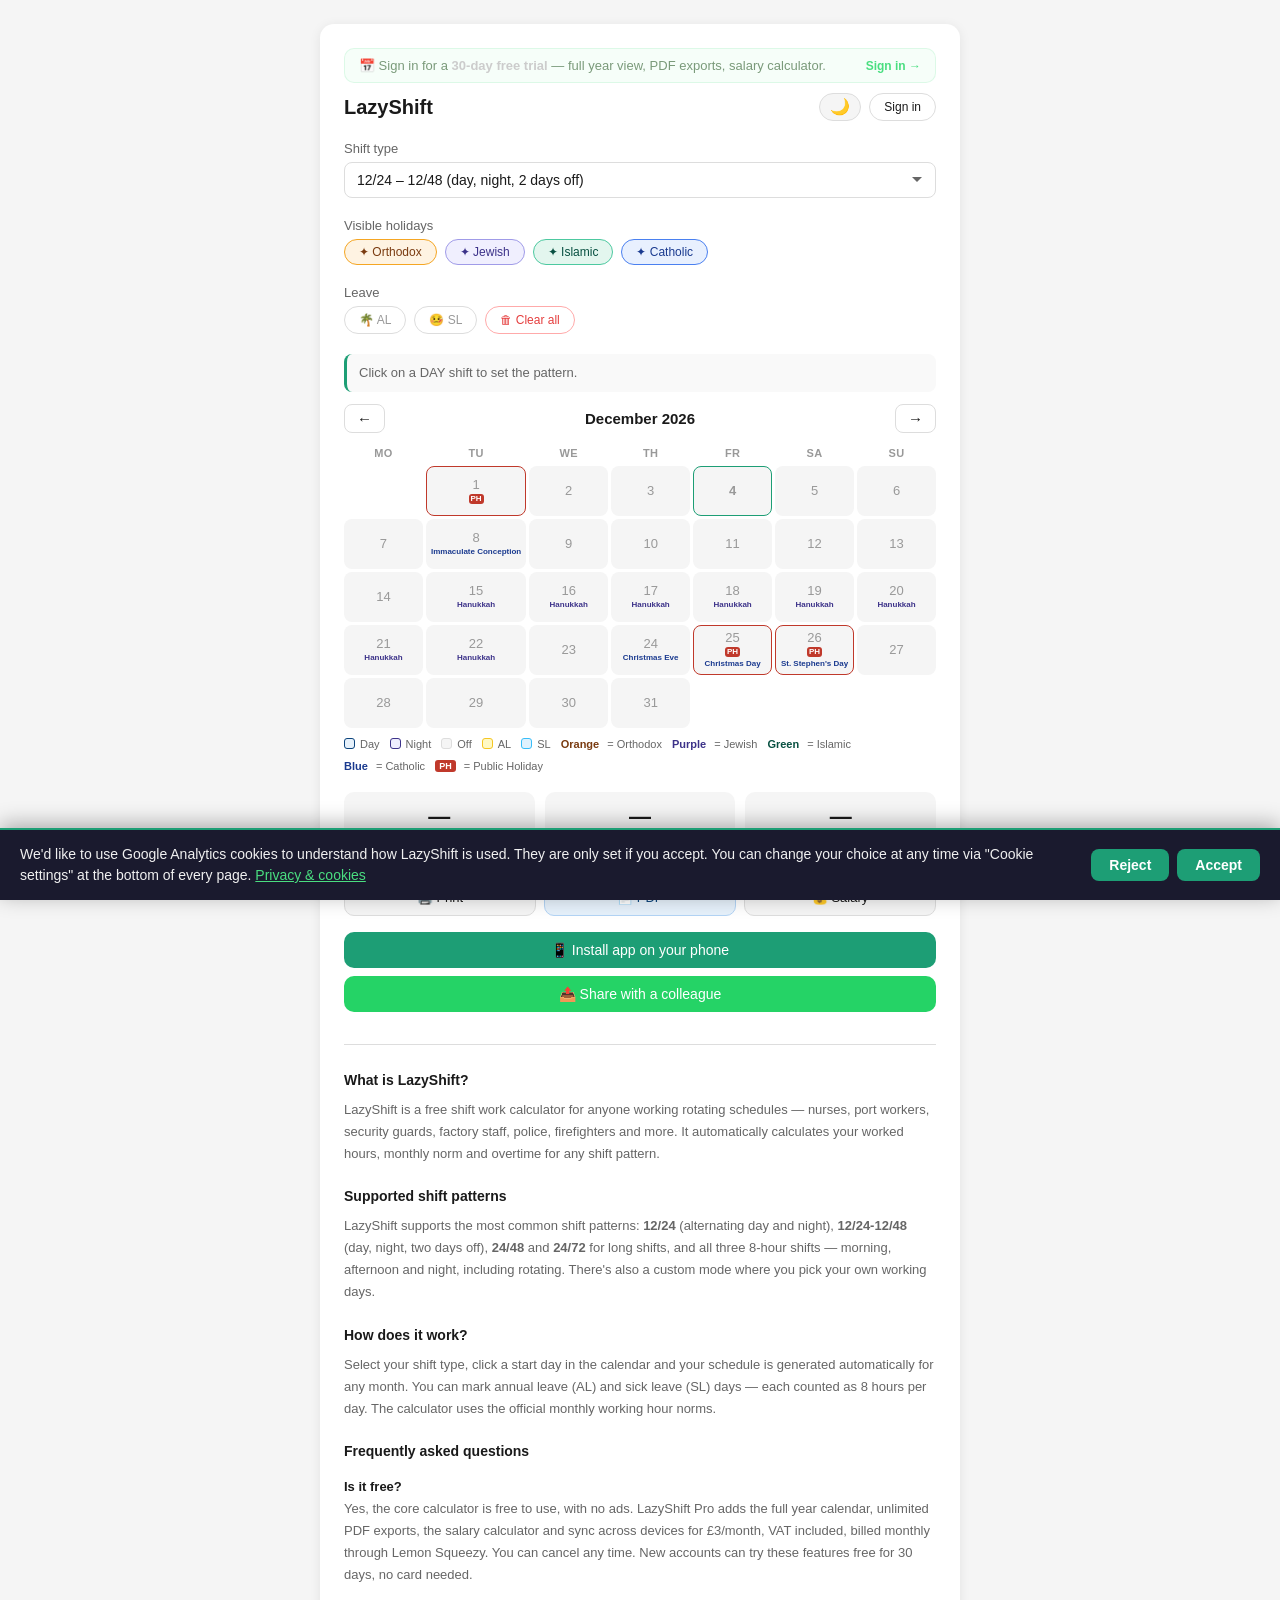
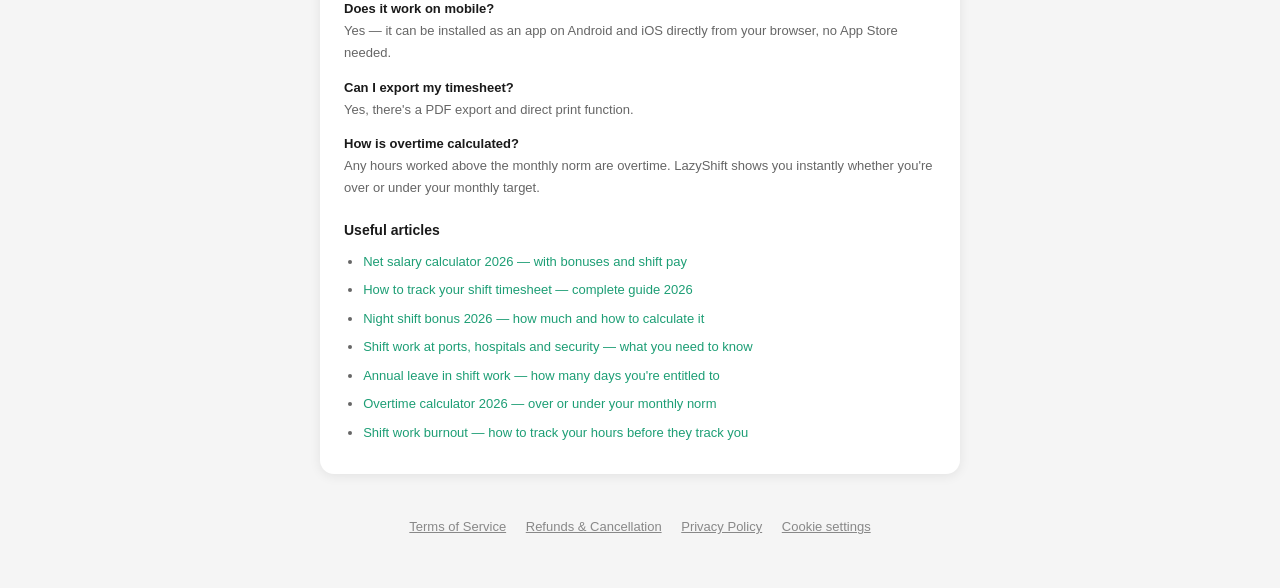
<file: index.html>
<!DOCTYPE html>
<html lang="en" data-theme="light">
<head>
  <meta charset="UTF-8" />
  <script src="/consent.js"></script>
  <meta name="viewport" content="width=device-width, initial-scale=1.0" />

  <title>LazyShift — Free Shift Work Calculator 2026</title>
  <link rel="icon" type="image/png" href="/icon-192.png" />
  <meta name="description" content="Free shift work calculator. Track your hours, monthly norm, annual leave, sick leave and overtime. Perfect for nurses, port workers, security staff and anyone working shifts." />
  <meta name="keywords" content="shift calculator, shift work, rotating shifts, 12 hour shifts, 24 hour shifts, shift schedule, overtime calculator, shift planner" />
  <link rel="canonical" href="https://app.lazyshift.com/" />

  <meta property="og:title" content="LazyShift — Free Shift Work Calculator 2026" />
  <meta property="og:description" content="Calculate your shift hours, monthly norm and leave days directly in the browser. Free, no install required." />
  <meta property="og:url" content="https://app.lazyshift.com/" />
  <meta property="og:type" content="website" />
  <meta property="og:locale" content="en_GB" />
  <meta property="og:image" content="https://app.lazyshift.com/og-image.jpg" />
  <meta property="og:image:width" content="1200" />
  <meta property="og:image:height" content="630" />
  <meta name="twitter:card" content="summary_large_image" />
  <meta name="twitter:image" content="https://app.lazyshift.com/og-image.jpg" />

  <script type="application/ld+json">
  {
    "@context": "https://schema.org",
    "@type": "SoftwareApplication",
    "name": "LazyShift",
    "applicationCategory": "UtilitiesApplication",
    "operatingSystem": "Web, Android, iOS",
    "description": "Free shift work calculator. Tracks worked hours, monthly norms, overtime, annual leave (AL) and sick leave (SL) for any shift pattern: 12/24, 24/48, 8-hour rotating and more.",
    "url": "https://app.lazyshift.com/",
    "inLanguage": "en",
    "offers": {
      "@type": "Offer",
      "price": "0",
      "priceCurrency": "USD"
    },
    "featureList": [
      "12/24, 12/48, 24/48, 24/72 shift patterns",
      "Official monthly working hour norms",
      "Annual Leave (AL) and Sick Leave (SL) tracking",
      "Public holidays display",
      "Orthodox, Jewish and Islamic holidays",
      "PDF export and print",
      "Dark mode",
      "Installable as PWA"
    ]
  }
  </script>

  <script type="application/ld+json">
  {
    "@context": "https://schema.org",
    "@type": "FAQPage",
    "mainEntity": [
      {
        "@type": "Question",
        "name": "How do I calculate my shift work hours?",
        "acceptedAnswer": {
          "@type": "Answer",
          "text": "Select your shift type (e.g. 12/24, 24/48), click a start day on the calendar and LazyShift generates your full schedule for any month automatically. Hours worked are compared against the official monthly norm."
        }
      },
      {
        "@type": "Question",
        "name": "What is the monthly working hour norm?",
        "acceptedAnswer": {
          "@type": "Answer",
          "text": "The monthly norm varies by month. For example: January 2026 — 144 hours, February — 160 hours, March — 176 hours. LazyShift uses official norms for each month."
        }
      },
      {
        "@type": "Question",
        "name": "Can I mark annual leave (AL) or sick leave (SL) days?",
        "acceptedAnswer": {
          "@type": "Answer",
          "text": "Yes. Press the AL or SL button, then click any days in the calendar. Each leave day is calculated as 8 hours per day regardless of your shift pattern."
        }
      },
      {
        "@type": "Question",
        "name": "Does it work offline?",
        "acceptedAnswer": {
          "@type": "Answer",
          "text": "Yes. LazyShift can be installed as a PWA on your phone or desktop and works without an internet connection after the first load."
        }
      }
    ]
  }
  </script>

  <link rel="manifest" href="manifest.json" />
  <meta name="theme-color" content="#1D9E75" />
  <link rel="stylesheet" href="style.css" />
</head>
<body>

  <!-- ===== AUTH OVERLAY (redirects to login.html) ===== -->
  <div id="auth-overlay" class="auth-overlay" style="display:none">
    <div class="auth-box" id="auth-box-inner">
      <div style="font-size:40px; text-align:center; margin-bottom:12px;">🔐</div>
      <h2 class="auth-title">LazyShift</h2>
      <p class="auth-sub">Sign in to save your schedule and unlock 30 days free.</p>
      <a href="/login.html" class="auth-btn" style="text-decoration:none; text-align:center; display:block;">Sign in / Create account</a>
      <button class="auth-btn ghost" onclick="closeAuth()">Continue without account</button>
    </div>
  </div>

  <!-- ===== UPGRADE OVERLAY ===== -->
  <div id="upgrade-overlay" class="auth-overlay" style="display:none; z-index:10001;">
    <div class="auth-box">
      <div style="font-size:40px; text-align:center; margin-bottom:12px;">⚡</div>
      <h2 class="auth-title" id="upgrade-title">LazyShift Pro</h2>
      <p class="auth-sub" id="upgrade-subtitle"></p>

      <div style="background:rgba(74,222,128,0.08); border:1px solid rgba(74,222,128,0.2); border-radius:10px; padding:14px; margin-bottom:18px;">
        <div style="font-size:13px; color:var(--text-main); line-height:1.8;">
          ✅ Full year calendar navigation<br>
          ✅ Unlimited PDF exports<br>
          ✅ Salary calculator<br>
          ✅ Sync across devices
        </div>
      </div>
      <!-- Shown only when CHECKOUT_ENABLED is true (auth.js) -->
      <p data-checkout class="pro-price" style="display:none;">LazyShift Pro, £3/month, VAT included, cancel anytime</p>

      <a href="/login.html" id="upgrade-trial-btn" class="auth-btn" style="text-decoration:none; text-align:center; display:block; background:#4ade80; color:#000;">
        Start free trial (30 days)
      </a>
      <button type="button" class="auth-btn" disabled aria-disabled="true" data-coming-soon
         style="margin-top:8px; opacity:0.55; cursor:not-allowed;">
        Pro: coming soon
      </button>
      <!-- Shown only when CHECKOUT_ENABLED is true (auth.js) -->
      <button type="button" class="auth-btn" data-checkout onclick="startCheckout()"
         style="display:none; width:100%; margin-top:8px;">
        Upgrade to Pro →
      </button>
      <p class="legal-note"><span data-coming-soon>Paid Pro subscriptions are not on sale yet.</span><span id="upgrade-trial-note"> The 30-day free trial needs no card.</span>
        See our <a href="/terms.html" target="_blank">Terms</a> and
        <a href="/privacy.html" target="_blank">Privacy Policy</a>.</p>
      <button class="auth-btn ghost" onclick="closeUpgradeOverlay()">Maybe later</button>
    </div>
  </div>

  <!-- ===== RESET PASSWORD MODAL ===== -->
  <div id="reset-overlay" class="auth-overlay" style="display:none">
    <div class="auth-box">
      <div style="font-size:36px; text-align:center; margin-bottom:0.5rem;">🔑</div>
      <h2 class="auth-title">Reset password</h2>
      <p class="auth-sub" id="reset-sub">Enter the email you registered with and we'll send you a reset link.</p>
      <div id="reset-error" class="auth-error" style="display:none"></div>
      <input type="email" id="reset-email" placeholder="Email" class="auth-input" />
      <button class="auth-btn" onclick="doResetPassword()">Send reset link</button>
      <button class="auth-btn ghost" onclick="closeResetPassword()">Back to sign in</button>
    </div>
  </div>

  <!-- ===== PDF EMAIL MODAL ===== -->
  <div id="pdf-modal" class="auth-overlay" style="display:none">
    <div class="auth-box">
      <div style="font-size:36px; text-align:center; margin-bottom:0.5rem;">📄</div>
      <h2 class="auth-title">Free PDF export</h2>
      <p class="auth-sub" id="pdf-modal-sub">Enter your email address and get 1 year of free PDF exports.</p>
      <div id="pdf-modal-error" class="auth-error" style="display:none"></div>
      <input type="email" id="pdf-email-input" placeholder="Email" class="auth-input" />
      <button class="auth-btn" onclick="confirmPdfEmail()">Activate for free</button>
      <button class="auth-btn ghost" onclick="closePdfModal()">Cancel</button>
    </div>
  </div>

  <!-- ===== USER DROPDOWN ===== -->
  <div id="user-dropdown" class="user-dropdown" style="display:none">
    <div class="dropdown-info">
      <div class="dropdown-name" id="dropdown-name"></div>
      <div class="dropdown-email" id="dropdown-email"></div>
    </div>
    <hr class="dropdown-divider" />
    <!-- Pro only (auth.js updateManageSubscription) -->
    <div id="manage-subscription" class="dropdown-manage" style="display:none">
      <a href="https://lazyshift-uk.lemonsqueezy.com/billing" target="_blank" rel="noopener"
         title="Opens the Lemon Squeezy customer portal. Use the email you paid with.">Manage subscription</a>
      <div class="dropdown-hint">Opens the Lemon Squeezy customer portal. Use the email you paid with.</div>
    </div>
    <button class="dropdown-logout" onclick="doLogout()">🚪 Sign out</button>
  </div>

  <!-- ===== APP ===== -->
  <div class="wrap">
    <!-- Trial banner -->
    <div id="trial-banner" style="display:none; align-items:center; justify-content:space-between;
      background:rgba(74,222,128,0.08); border:1px solid rgba(74,222,128,0.2);
      border-radius:10px; padding:9px 14px; margin-bottom:10px;
      font-size:13px; color:#aaa;">
    </div>

    <div class="app-header">
      <h1>LazyShift</h1>
      <div class="header-actions">
        <button id="theme-toggle" class="theme-btn" onclick="toggleTheme()" title="Toggle theme">🌙</button>
        <button class="user-btn" id="login-btn" onclick="openAuth()">Sign in</button>
      </div>
    </div>

    <!-- Shift type -->
    <div class="section">
      <label for="shift-type">Shift type</label>
      <select id="shift-type">
        <optgroup label="12-hour shifts">
          <option value="12/24-12/48">12/24 – 12/48 (day, night, 2 days off)</option>
          <option value="12/24">12/24 (alternating day / night)</option>
          <option value="12/24-24/72">12/24 – 24/72 (day, night, 3 days off)</option>
        </optgroup>
        <optgroup label="8-hour shifts (3 rotations)">
          <option value="8/3-morning">Fixed morning shift (06:00–14:00)</option>
          <option value="8/3-afternoon">Fixed afternoon shift (14:00–22:00)</option>
          <option value="8/3-night">Fixed night shift (22:00–06:00)</option>
          <option value="8/3-rotating">Rotating 3 shifts (M→A→N→Off→Off→Off)</option>
        </optgroup>
        <optgroup label="24-hour shifts">
          <option value="24/48">24/48 (work one day, off two days)</option>
          <option value="24/72">24/72 (work one day, off three days)</option>
        </optgroup>
        <optgroup label="Custom">
          <option value="custom">⚙️ Custom shift (you pick the days)</option>
        </optgroup>
      </select>
    </div>

    <!-- Custom panel -->
    <div id="custom-panel" class="section custom-panel" style="display:none">
      <label>How many hours is your shift?</label>
      <div class="custom-ore-row">
        <input type="number" id="custom-hours-input" class="custom-ore-input"
          value="12" min="1" max="24" step="1" />
        <span class="custom-ore-label">hours / working day</span>
      </div>
      <p class="custom-hint">Click days in the calendar to mark the days you work. Click again to unmark.</p>
    </div>

    <!-- Holidays -->
    <div class="section">
      <label>Visible holidays</label>
      <div class="filters">
        <button class="filter-btn active-ort" id="btn-ort" data-type="ort">✦ Orthodox</button>
        <button class="filter-btn active-iud" id="btn-iud" data-type="iud">✦ Jewish</button>
        <button class="filter-btn active-isl" id="btn-isl" data-type="isl">✦ Islamic</button>
        <button class="filter-btn active-cat" id="btn-cat" data-type="cat">✦ Catholic</button>
      </div>
    </div>

    <!-- AL / SL -->
    <div class="section">
      <label>Leave</label>
      <div class="co-cm-bar">
        <button class="co-cm-btn co-btn" id="btn-edit-co">
          🌴 AL <span class="co-count"></span>
        </button>
        <button class="co-cm-btn cm-btn" id="btn-edit-cm">
          🤒 SL <span class="cm-count"></span>
        </button>
        <button class="co-cm-btn clear-btn" id="btn-clear-co">
          🗑 Clear all
        </button>
      </div>
      <div id="edit-hint" class="edit-hint" style="display:none"></div>
    </div>

    <!-- Calendar -->
    <div class="section">
      <p class="info" id="start-info">Click on a DAY shift to set the pattern.</p>
      <p id="nav-notice" style="display:none"></p>
      <div class="cal-header">
        <button id="prev-month">&#8592;</button>
        <span id="month-label"></span>
        <button id="next-month">&#8594;</button>
      </div>
      <div class="cal-grid" id="cal"></div>

      <div class="legend-shifts">
        <div class="leg-item"><div class="leg-dot leg-zi"></div>Day</div>
        <div class="leg-item"><div class="leg-dot leg-noapte"></div>Night</div>
        <div class="leg-item"><div class="leg-dot leg-liber"></div>Off</div>
        <div class="leg-item"><div class="leg-dot leg-co"></div>AL</div>
        <div class="leg-item"><div class="leg-dot leg-cm"></div>SL</div>
        <div class="leg-item"><span class="leg-text ort">Orange</span>&nbsp;= Orthodox</div>
        <div class="leg-item"><span class="leg-text iud">Purple</span>&nbsp;= Jewish</div>
        <div class="leg-item"><span class="leg-text isl">Green</span>&nbsp;= Islamic</div>
        <div class="leg-item"><span class="leg-text cat">Blue</span>&nbsp;= Catholic</div>
        <div class="leg-item"><span style="font-size:9px;background:#c0392b;color:white;padding:1px 4px;border-radius:3px;font-weight:700;">PH</span>&nbsp;= Public Holiday</div>
      </div>
    </div>

    <!-- Stats -->
    <div class="stats">
      <div class="stat"><div class="stat-val" id="ore-lucrate">—</div><div class="stat-lbl">hours worked this month</div></div>
      <div class="stat"><div class="stat-val" id="norma">—</div><div class="stat-lbl">monthly norm (hours)</div></div>
      <div class="stat"><div class="stat-val" id="ore-extra">—</div><div class="stat-lbl">extra / minus hours</div></div>
    </div>

    <!-- ===== SHIFT REMINDERS (trial + Pro) ===== -->
    <div id="push-settings" class="push-settings" style="display:none">
      <p class="push-settings-title">🔔 Shift reminder</p>
      <p class="push-settings-sub">Get a notification on your phone 2-3 hours before your shift starts.</p>

      <div class="push-settings-row">
        <label for="shift-start-time">Shift start time</label>
        <input type="time" id="shift-start-time" />
      </div>

      <button id="push-activate-btn" class="push-activate-btn" onclick="activatePush()">Enable notifications</button>
      <p id="push-status" class="push-status" style="display:none"></p>
    </div>

    <!-- ===== ACTION BUTTONS ===== -->
    <div id="action-buttons" class="action-buttons">
      <button class="action-btn print-btn" onclick="doPrint()" title="Print calendar">
        🖨️ Print
      </button>
      <button class="action-btn pdf-btn" onclick="tryExportPdf()" title="Export to PDF">
        📄 PDF
      </button>
      <a class="action-btn" href="/salary-calculator.html" title="Net salary calculator">
        💰 Salary
      </a>
    </div>

    <button id="pwa-install-btn" class="pwa-btn" onclick="openPwaModal()">
      📱 Install app on your phone
    </button>

    <button class="pwa-btn" onclick="openShareModal()" style="background:#25D366; margin-top:8px;">
      📤 Share with a colleague
    </button>

    <!-- ===== SHARE MODAL ===== -->
    <div id="share-modal" style="display:none; position:fixed; inset:0; background:rgba(0,0,0,0.6); z-index:10000; align-items:center; justify-content:center; padding:16px;">
      <div style="background:#1e1e1e; border-radius:16px; padding:24px; max-width:340px; width:100%; position:relative;">
        <button onclick="closeShareModal()" style="position:absolute; top:12px; right:16px; background:none; border:none; font-size:22px; cursor:pointer; color:#ccc;">&#x2715;</button>
        <p style="margin:0 0 6px; font-size:13px; color:#aaa; text-align:center;">Share the app with a colleague</p>
        <h2 style="margin:0 0 16px; font-size:1.1rem; color:#f0f0f0; text-align:center;">LazyShift</h2>
        <a href="#" onclick="shareWhatsApp(); return false;" style="display:flex; align-items:center; gap:12px; background:#25D366; color:white; text-decoration:none; border-radius:10px; padding:12px 16px; font-size:15px; font-weight:600; margin-bottom:10px;">
          <svg width="22" height="22" viewBox="0 0 24 24" fill="white"><path d="M17.472 14.382c-.297-.149-1.758-.867-2.03-.967-.273-.099-.471-.148-.67.15-.197.297-.767.966-.94 1.164-.173.199-.347.223-.644.075-.297-.15-1.255-.463-2.39-1.475-.883-.788-1.48-1.761-1.653-2.059-.173-.297-.018-.458.13-.606.134-.133.298-.347.446-.52.149-.174.198-.298.298-.497.099-.198.05-.371-.025-.52-.075-.149-.669-1.612-.916-2.207-.242-.579-.487-.5-.669-.51-.173-.008-.371-.01-.57-.01-.198 0-.52.074-.792.372-.272.297-1.04 1.016-1.04 2.479 0 1.462 1.065 2.875 1.213 3.074.149.198 2.096 3.2 5.077 4.487.709.306 1.262.489 1.694.625.712.227 1.36.195 1.871.118.571-.085 1.758-.719 2.006-1.413.248-.694.248-1.289.173-1.413-.074-.124-.272-.198-.57-.347z"/><path d="M12 0C5.373 0 0 5.373 0 12c0 2.089.534 4.122 1.548 5.911L0 24l6.302-1.524A11.947 11.947 0 0012 24c6.627 0 12-5.373 12-12S18.627 0 12 0zm0 21.818a9.823 9.823 0 01-5.011-1.374l-.36-.214-3.732.902.939-3.618-.234-.372A9.823 9.823 0 012.182 12C2.182 6.57 6.57 2.182 12 2.182S21.818 6.57 21.818 12 17.43 21.818 12 21.818z"/></svg>
          WhatsApp
        </a>
        <a href="#" onclick="shareFacebook(); return false;" style="display:flex; align-items:center; gap:12px; background:#1877F2; color:white; text-decoration:none; border-radius:10px; padding:12px 16px; font-size:15px; font-weight:600; margin-bottom:10px;">
          <svg width="22" height="22" viewBox="0 0 24 24" fill="white"><path d="M24 12.073C24 5.405 18.627 0 12 0S0 5.405 0 12.073C0 18.1 4.388 23.094 10.125 24v-8.437H7.078v-3.49h3.047V9.41c0-3.025 1.791-4.697 4.533-4.697 1.312 0 2.686.236 2.686.236v2.97h-1.513c-1.491 0-1.956.93-1.956 1.886v2.268h3.328l-.532 3.49h-2.796V24C19.612 23.094 24 18.1 24 12.073z"/></svg>
          Facebook
        </a>
        <button onclick="copyLink()" id="copy-btn" style="display:flex; align-items:center; gap:12px; background:#333; color:white; border:none; border-radius:10px; padding:12px 16px; font-size:15px; font-weight:600; width:100%; cursor:pointer;">
          <svg width="22" height="22" viewBox="0 0 24 24" fill="none" stroke="white" stroke-width="2"><rect x="9" y="9" width="13" height="13" rx="2"/><path d="M5 15H4a2 2 0 01-2-2V4a2 2 0 012-2h9a2 2 0 012 2v1"/></svg>
          <span id="copy-btn-text">Copy link (Instagram etc.)</span>
        </button>
      </div>
    </div>

    <!-- ===== SEO CONTENT ===== -->
    <section class="seo-section">
      <h2>What is LazyShift?</h2>
      <p>
        LazyShift is a free shift work calculator for anyone working rotating schedules — nurses, port workers, security guards, factory staff, police, firefighters and more. It automatically calculates your worked hours, monthly norm and overtime for any shift pattern.
      </p>

      <h2>Supported shift patterns</h2>
      <p>
        LazyShift supports the most common shift patterns: <strong>12/24</strong> (alternating day and night), <strong>12/24-12/48</strong> (day, night, two days off), <strong>24/48</strong> and <strong>24/72</strong> for long shifts, and all three 8-hour shifts — morning, afternoon and night, including rotating. There's also a custom mode where you pick your own working days.
      </p>

      <h2>How does it work?</h2>
      <p>
        Select your shift type, click a start day in the calendar and your schedule is generated automatically for any month. You can mark annual leave (AL) and sick leave (SL) days — each counted as 8 hours per day. The calculator uses the official monthly working hour norms.
      </p>

      <h2>Frequently asked questions</h2>
      <dl class="faq-list">
        <dt>Is it free?</dt>
        <dd>Yes, the core calculator is free to use, with no ads. LazyShift Pro adds the full year calendar, unlimited PDF exports, the salary calculator and sync across devices for £3/month, VAT included, billed monthly through Lemon Squeezy. You can cancel any time. New accounts can try these features free for 30 days, no card needed.</dd>

        <dt>Does it work on mobile?</dt>
        <dd>Yes — it can be installed as an app on Android and iOS directly from your browser, no App Store needed.</dd>

        <dt>Can I export my timesheet?</dt>
        <dd>Yes, there's a PDF export and direct print function.</dd>

        <dt>How is overtime calculated?</dt>
        <dd>Any hours worked above the monthly norm are overtime. LazyShift shows you instantly whether you're over or under your monthly target.</dd>
      </dl>

      <h2>Useful articles</h2>
      <ul class="article-links">
        <li><a href="/salary-calculator.html">Net salary calculator 2026 — with bonuses and shift pay</a></li>
        <li><a href="/articles/shift-timesheet.html">How to track your shift timesheet — complete guide 2026</a></li>
        <li><a href="/articles/night-shift-bonus.html">Night shift bonus 2026 — how much and how to calculate it</a></li>
        <li><a href="/articles/shifts-port-hospital-security.html">Shift work at ports, hospitals and security — what you need to know</a></li>
        <li><a href="/articles/leave-in-shifts.html">Annual leave in shift work — how many days you're entitled to</a></li>
        <li><a href="/articles/overtime.html">Overtime calculator 2026 — over or under your monthly norm</a></li>
        <li><a href="/articles/shift-work-burnout.html">Shift work burnout — how to track your hours before they track you</a></li>
      </ul>
    </section>

  </div>

  </div>

  <footer class="site-footer">
    <a href="/terms.html">Terms of Service</a>
    <a href="/refund.html">Refunds &amp; Cancellation</a>
    <a href="/privacy.html">Privacy Policy</a>
    <button type="button" onclick="openCookieSettings()">Cookie settings</button>
  </footer>

  <script src="/vendor/supabase-js-2.117.2/supabase.js"></script>
  <script src="auth.js"></script>
  <script src="app.js"></script>
  <script>
    if ('serviceWorker' in navigator) {
      navigator.serviceWorker.register('/sw.js');
    }
  </script>

  <!-- ===== PWA INSTALL MODAL ===== -->
  <div id="pwa-modal" style="display:none; position:fixed; inset:0; background:rgba(0,0,0,0.6); z-index:10000; align-items:center; justify-content:center; padding:16px;">
    <div style="background:#1e1e2e; border-radius:16px; max-width:380px; width:100%; padding:24px; position:relative; box-shadow:0 8px 40px rgba(0,0,0,0.4);">
      <button onclick="closePwaModal()" style="position:absolute; top:12px; right:16px; background:none; border:none; font-size:22px; cursor:pointer; color:#ccc;">&#x2715;</button>
      <div style="text-align:center; margin-bottom:16px;">
        <div style="font-size:40px;">📱</div>
        <h2 style="margin:8px 0 4px; font-size:1.2rem; color:#f0f0f0;">Install LazyShift</h2>
        <p style="font-size:13px; color:#aaa; margin:0;">Quick access from your home screen, works offline too.</p>
      </div>

      <!-- ANDROID -->
      <div id="pwa-android" style="display:none;">
        <div style="background:#0f3d2e; border-radius:10px; padding:14px; margin-bottom:10px;">
          <p style="font-size:13px; font-weight:700; color:#1D9E75; margin:0 0 10px;">🤖 Chrome on Android</p>
          <div style="display:flex; align-items:flex-start; gap:10px; margin-bottom:8px;">
            <span style="background:#1D9E75; color:white; border-radius:50%; min-width:22px; height:22px; display:flex; align-items:center; justify-content:center; font-size:12px; font-weight:700;">1</span>
            <span style="font-size:13px; color:#f0f0f0;">Tap the <strong>3-dot menu ⋮</strong> in the top-right corner of Chrome</span>
          </div>
          <div style="display:flex; align-items:flex-start; gap:10px; margin-bottom:8px;">
            <span style="background:#1D9E75; color:white; border-radius:50%; min-width:22px; height:22px; display:flex; align-items:center; justify-content:center; font-size:12px; font-weight:700;">2</span>
            <span style="font-size:13px; color:#f0f0f0;">Select <strong>"Add to Home screen"</strong></span>
          </div>
          <div style="display:flex; align-items:flex-start; gap:10px;">
            <span style="background:#1D9E75; color:white; border-radius:50%; min-width:22px; height:22px; display:flex; align-items:center; justify-content:center; font-size:12px; font-weight:700;">3</span>
            <span style="font-size:13px; color:#f0f0f0;">Tap <strong>"Install"</strong> or <strong>"Add"</strong> — done!</span>
          </div>
        </div>
        <div id="pwa-native-btn-wrap" style="display:none; margin-bottom:10px;">
          <button id="pwa-native-btn" onclick="triggerNativeInstall()" style="width:100%; background:#1D9E75; color:white; border:none; border-radius:10px; padding:12px; font-size:15px; font-weight:700; cursor:pointer;">🚀 Install now</button>
          <p style="font-size:11px; color:#aaa; text-align:center; margin:4px 0 0;">Or follow the steps above</p>
        </div>
      </div>

      <!-- IOS -->
      <div id="pwa-ios" style="display:none;">
        <div style="background:#0f3d2e; border-radius:10px; padding:14px; margin-bottom:10px;">
          <p style="font-size:13px; font-weight:700; color:#1D9E75; margin:0 0 10px;">🍎 Safari on iPhone / iPad</p>
          <div style="display:flex; align-items:flex-start; gap:10px; margin-bottom:8px;">
            <span style="background:#1D9E75; color:white; border-radius:50%; min-width:22px; height:22px; display:flex; align-items:center; justify-content:center; font-size:12px; font-weight:700;">1</span>
            <span style="font-size:13px; color:#f0f0f0;">Open the site in <strong>Safari</strong> (not Chrome or another browser)</span>
          </div>
          <div style="display:flex; align-items:flex-start; gap:10px; margin-bottom:8px;">
            <span style="background:#1D9E75; color:white; border-radius:50%; min-width:22px; height:22px; display:flex; align-items:center; justify-content:center; font-size:12px; font-weight:700;">2</span>
            <span style="font-size:13px; color:#f0f0f0;">Tap the <strong>Share ⬆️</strong> button in the bottom bar</span>
          </div>
          <div style="display:flex; align-items:flex-start; gap:10px; margin-bottom:8px;">
            <span style="background:#1D9E75; color:white; border-radius:50%; min-width:22px; height:22px; display:flex; align-items:center; justify-content:center; font-size:12px; font-weight:700;">3</span>
            <span style="font-size:13px; color:#f0f0f0;">Scroll down and tap <strong>"Add to Home Screen" +</strong></span>
          </div>
          <div style="display:flex; align-items:flex-start; gap:10px;">
            <span style="background:#1D9E75; color:white; border-radius:50%; min-width:22px; height:22px; display:flex; align-items:center; justify-content:center; font-size:12px; font-weight:700;">4</span>
            <span style="font-size:13px; color:#f0f0f0;">Tap <strong>"Add"</strong> in the top-right — done!</span>
          </div>
        </div>
        <div style="background:#1a1a2e; border-radius:8px; padding:10px; font-size:12px; color:#aaa; text-align:center;">
          ⚠️ On iOS, installation only works <strong>in Safari</strong>
        </div>
      </div>

      <!-- DESKTOP -->
      <div id="pwa-desktop" style="display:none;">
        <div style="background:#0f3d2e; border-radius:10px; padding:14px; margin-bottom:10px;">
          <p style="font-size:13px; font-weight:700; color:#1D9E75; margin:0 0 10px;">💻 Desktop (Chrome / Edge)</p>
          <div style="display:flex; align-items:flex-start; gap:10px; margin-bottom:8px;">
            <span style="background:#1D9E75; color:white; border-radius:50%; min-width:22px; height:22px; display:flex; align-items:center; justify-content:center; font-size:12px; font-weight:700;">1</span>
            <span style="font-size:13px; color:#f0f0f0;">Look for the <strong>"Install" +</strong> icon in the address bar (right side)</span>
          </div>
          <div style="display:flex; align-items:flex-start; gap:10px;">
            <span style="background:#1D9E75; color:white; border-radius:50%; min-width:22px; height:22px; display:flex; align-items:center; justify-content:center; font-size:12px; font-weight:700;">2</span>
            <span style="font-size:13px; color:#f0f0f0;">Click <strong>"Install"</strong> in the popup — done!</span>
          </div>
        </div>
      </div>

      <button onclick="closePwaModal()" style="width:100%; background:transparent; border:1px solid #444; border-radius:10px; padding:10px; color:#ccc; font-size:14px; cursor:pointer; margin-top:4px;">Got it, close</button>
    </div>
  </div>


</body>
</html>
</file>
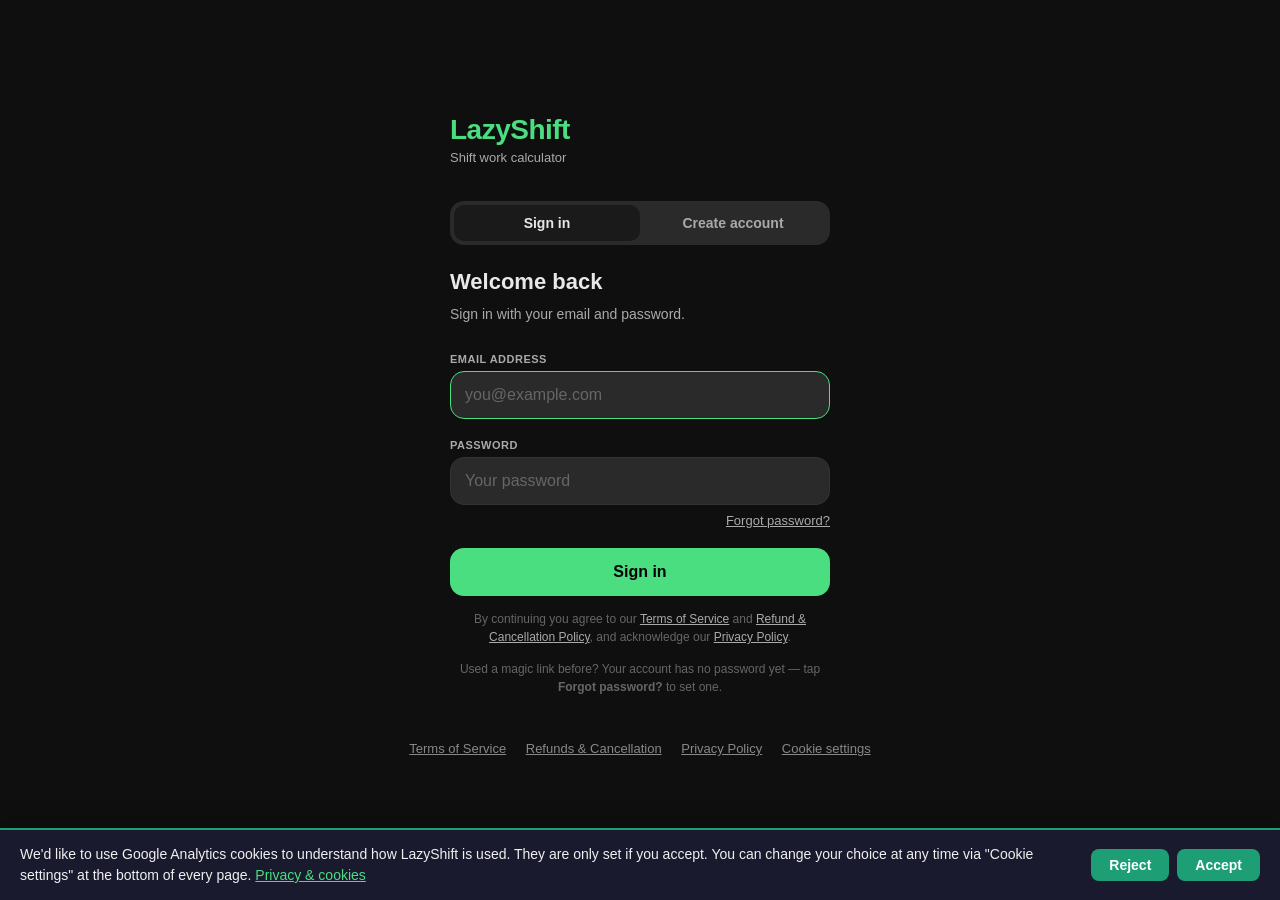
<file: login.html>
<!DOCTYPE html>
<html lang="en" data-theme="dark">
<head>
  <meta charset="UTF-8" />
  <script src="/consent.js"></script>
  <meta name="viewport" content="width=device-width, initial-scale=1.0" />
  <title>LazyShift — Sign in</title>
  <link rel="icon" type="image/png" href="/icon-192.png" />
  <meta name="theme-color" content="#0f0f0f" />
  <link rel="manifest" href="manifest.json" />
  <style>
    *, *::before, *::after { box-sizing: border-box; margin: 0; padding: 0; }

    :root {
      --bg:       #0f0f0f;
      --bg-card:  #1a1a1a;
      --bg-input: #2a2a2a;
      --border:   #333;
      --text:     #e8e8e8;
      --muted:    #aaa;
      --hint:     #666;
      --accent:   #4ade80;
      --accent-dk:#22c55e;
      --error:    #f87171;
      --radius:   14px;
    }

    html, body {
      min-height: 100%;
      font-family: -apple-system, BlinkMacSystemFont, 'Segoe UI', sans-serif;
      background: var(--bg);
      color: var(--text);
      display: flex;
      flex-direction: column;
      align-items: center;
      justify-content: center;
      padding: 24px 20px;
    }

    .card {
      width: 100%;
      max-width: 380px;
    }

    .logo {
      font-size: 28px;
      font-weight: 800;
      color: var(--accent);
      letter-spacing: -0.5px;
      margin-bottom: 4px;
    }

    .tagline {
      font-size: 13px;
      color: var(--muted);
      margin-bottom: 36px;
    }

    h1 {
      font-size: 22px;
      font-weight: 700;
      margin-bottom: 8px;
    }

    .subtitle {
      font-size: 14px;
      color: var(--muted);
      margin-bottom: 28px;
      line-height: 1.6;
    }

    label {
      display: block;
      font-size: 11px;
      font-weight: 600;
      text-transform: uppercase;
      letter-spacing: 0.5px;
      color: var(--muted);
      margin-bottom: 6px;
    }

    .input-wrap {
      display: flex;
      align-items: center;
      background: var(--bg-input);
      border: 1.5px solid var(--border);
      border-radius: var(--radius);
      padding: 0 14px;
      gap: 10px;
      transition: border-color 0.2s;
      margin-bottom: 20px;
    }
    .input-wrap:focus-within { border-color: var(--accent); }
    .input-wrap input {
      flex: 1;
      border: none;
      background: transparent;
      font-size: 16px;
      color: var(--text);
      padding: 14px 0;
      outline: none;
      font-family: inherit;
    }
    .input-wrap input::placeholder { color: var(--hint); }

    .btn {
      width: 100%;
      padding: 15px;
      background: var(--accent);
      color: #000;
      border: none;
      border-radius: var(--radius);
      font-size: 16px;
      font-weight: 700;
      cursor: pointer;
      transition: background 0.2s, transform 0.1s;
      display: flex;
      align-items: center;
      justify-content: center;
      gap: 8px;
    }
    .btn:hover { background: var(--accent-dk); }
    .btn:active { transform: scale(0.98); }
    .btn:disabled { opacity: 0.5; cursor: not-allowed; transform: none; }

    .spinner {
      width: 18px; height: 18px;
      border: 2px solid rgba(0,0,0,0.2);
      border-top-color: #000;
      border-radius: 50%;
      animation: spin 0.7s linear infinite;
      display: none;
    }
    .btn.loading .spinner { display: block; }
    .btn.loading .btn-text { display: none; }
    @keyframes spin { to { transform: rotate(360deg); } }

    .error-msg {
      font-size: 13px;
      color: var(--error);
      background: rgba(248,113,113,0.1);
      border: 1px solid rgba(248,113,113,0.3);
      border-radius: 8px;
      padding: 10px 14px;
      margin-bottom: 14px;
      display: none;
    }
    .error-msg.visible { display: block; }

    /* Success state */
    .success-state {
      display: none;
      text-align: center;
      padding: 12px 0;
    }
    .success-state.visible { display: block; }
    .success-icon { font-size: 52px; margin-bottom: 16px; }
    .success-title { font-size: 20px; font-weight: 700; margin-bottom: 8px; }
    .success-sub {
      font-size: 14px;
      color: var(--muted);
      line-height: 1.7;
      margin-bottom: 24px;
    }
    .success-sub strong { color: var(--accent); }

    .divider {
      display: flex;
      align-items: center;
      gap: 12px;
      margin: 24px 0;
      color: var(--hint);
      font-size: 12px;
    }
    .divider::before, .divider::after {
      content: '';
      flex: 1;
      height: 1px;
      background: var(--border);
    }

    .trial-badge {
      display: flex;
      align-items: center;
      gap: 10px;
      background: rgba(74,222,128,0.08);
      border: 1px solid rgba(74,222,128,0.2);
      border-radius: 10px;
      padding: 12px 14px;
      margin-top: 20px;
    }
    .trial-icon { font-size: 20px; flex-shrink: 0; }
    .trial-text { font-size: 12px; color: var(--muted); line-height: 1.5; }
    .trial-text strong { color: var(--accent); }
    /* Sign in / Create account tabs */
    .tabs {
      display: flex;
      background: var(--bg-input);
      border-radius: var(--radius);
      padding: 4px;
      margin-bottom: 24px;
    }
    .tab {
      flex: 1;
      padding: 10px;
      border: none;
      border-radius: 10px;
      background: transparent;
      color: var(--muted);
      font-size: 14px;
      font-weight: 600;
      cursor: pointer;
      font-family: inherit;
    }
    .tab.active { background: var(--bg-card); color: var(--text); }

    .link-btn {
      background: none;
      border: none;
      color: var(--muted);
      font-size: 13px;
      cursor: pointer;
      text-decoration: underline;
      font-family: inherit;
      padding: 0;
    }
    .link-btn:hover { color: var(--text); }
    .form-links {
      display: flex;
      justify-content: flex-end;
      margin: -12px 0 20px;
    }
    .center-link { display: block; margin: 16px auto 0; }
    .hint a { color: var(--muted); }
    .hint {
      font-size: 12px;
      color: var(--hint);
      line-height: 1.5;
      margin-top: 14px;
      text-align: center;
    }
    [hidden] { display: none !important; }
  </style>
</head>
<body>
<div class="card">
  <div class="logo">LazyShift</div>
  <div class="tagline">Shift work calculator</div>

  <!-- SIGN IN / CREATE ACCOUNT -->
  <form id="authForm" novalidate>
    <div class="tabs" role="tablist">
      <button type="button" class="tab active" id="tabSignin" role="tab" aria-selected="true">Sign in</button>
      <button type="button" class="tab" id="tabSignup" role="tab" aria-selected="false">Create account</button>
    </div>

    <h1 id="formTitle">Welcome back</h1>
    <p class="subtitle" id="formSubtitle">Sign in with your email and password.</p>

    <label for="emailInput">Email address</label>
    <div class="input-wrap">
      <input type="email" id="emailInput" placeholder="you@example.com"
        autocomplete="email" inputmode="email" required />
    </div>

    <label for="passwordInput">Password</label>
    <div class="input-wrap">
      <input type="password" id="passwordInput" placeholder="Your password"
        autocomplete="current-password" minlength="6" required />
    </div>

    <div class="form-links" id="forgotWrap">
      <button type="button" class="link-btn" id="forgotLink">Forgot password?</button>
    </div>

    <div class="error-msg" id="errorMsg"></div>

    <button class="btn" id="submitBtn" type="submit">
      <div class="spinner"></div>
      <span class="btn-text" id="submitText">Sign in</span>
    </button>

    <button type="button" class="link-btn center-link" id="resendLink" hidden>Resend verification email</button>

    <p class="hint">By continuing you agree to our <a href="/terms.html">Terms of Service</a>
      and <a href="/refund.html">Refund &amp; Cancellation Policy</a>, and acknowledge our
      <a href="/privacy.html">Privacy Policy</a>.</p>

    <p class="hint" id="legacyHint">Used a magic link before? Your account has no password yet — tap <strong>Forgot password?</strong> to set one.</p>

    <div class="trial-badge" id="trialBadge" hidden>
      <div class="trial-icon">🎁</div>
      <div class="trial-text">
        Your account starts with a <strong>30-day free trial</strong> — full access to the entire year, PDF export, and salary calculator.
      </div>
    </div>
  </form>

  <!-- FORGOT PASSWORD -->
  <form id="forgotForm" novalidate hidden>
    <h1>Reset password</h1>
    <p class="subtitle">Enter the email you registered with and we'll send you a link to set a new password.</p>

    <label for="forgotEmail">Email address</label>
    <div class="input-wrap">
      <input type="email" id="forgotEmail" placeholder="you@example.com"
        autocomplete="email" inputmode="email" required />
    </div>

    <div class="error-msg" id="forgotError"></div>

    <button class="btn" id="forgotBtn" type="submit">
      <div class="spinner"></div>
      <span class="btn-text">Send reset link</span>
    </button>
    <button type="button" class="link-btn center-link" id="backToSignin">← Back to sign in</button>
  </form>

  <!-- NEW PASSWORD (after clicking the reset link) -->
  <form id="newPassForm" novalidate hidden>
    <h1>Choose a new password</h1>
    <p class="subtitle">You'll use it to sign in from now on.</p>

    <label for="newPass1">New password</label>
    <div class="input-wrap">
      <input type="password" id="newPass1" placeholder="At least 6 characters"
        autocomplete="new-password" minlength="6" required />
    </div>

    <label for="newPass2">Confirm password</label>
    <div class="input-wrap">
      <input type="password" id="newPass2" placeholder="Repeat the password"
        autocomplete="new-password" minlength="6" required />
    </div>

    <div class="error-msg" id="newPassError"></div>

    <button class="btn" id="newPassBtn" type="submit">
      <div class="spinner"></div>
      <span class="btn-text">Save password</span>
    </button>
  </form>

  <!-- MESSAGE STATE (check your email / done) -->
  <div class="success-state" id="messageState">
    <div class="success-icon" id="messageIcon">📬</div>
    <div class="success-title" id="messageTitle">Check your email</div>
    <p class="success-sub" id="messageBody"></p>
    <button class="btn" id="messageBtn" type="button" style="background:var(--bg-input);color:var(--text);font-weight:600;">
      ← Back to sign in
    </button>
  </div>
</div>

<script>
  // Replace these with your Supabase project values
  const SUPABASE_URL      = 'https://tmkrbnkztmohfoohbgfy.supabase.co'
  const SUPABASE_ANON_KEY = 'eyJhbGciOiJIUzI1NiIsInR5cCI6IkpXVCJ9.eyJpc3MiOiJzdXBhYmFzZSIsInJlZiI6InRta3Jibmt6dG1vaGZvb2hiZ2Z5Iiwicm9sZSI6ImFub24iLCJpYXQiOjE3ODE0NzEwMDYsImV4cCI6MjA5NzA0NzAwNn0.3cs4A3nLk8jIEfo4byWpPiJrf59qnli1QiKeM7GiB8I'
</script>
<script src="/vendor/supabase-js-2.117.2/supabase.js"></script>
<script>
  // Read before createClient: supabase-js parses and clears the URL hash
  // during init. A password-reset link lands here with type=recovery and
  // must show the "new password" form instead of redirecting to the app.
  const IS_RECOVERY = window.location.hash.includes('type=recovery')

  const { createClient } = window.supabase
  const sb = createClient(SUPABASE_URL, SUPABASE_ANON_KEY)

  // Links in Supabase emails (signup verification + password reset) come
  // back to this page; the URL must be in Auth → URL Configuration →
  // Redirect URLs (it already is — the old magic link used it too).
  const REDIRECT_URL = window.location.origin + '/login.html'
  const EMAIL_RE = /^[^\s@]+@[^\s@]+\.[^\s@]+$/
  const MIN_PASSWORD = 6
  // Signing in, signing up and password emails all need Supabase.
  const OFFLINE_MSG = "You're offline. Connect to the internet and try again."

  // Where to go once signed in. ?next=upgrade comes from "Upgrade to Pro"
  // (auth.js startCheckout) — checkout needs an account, so the app reopens
  // the upgrade options afterwards. Whitelisted: never redirect to a URL
  // taken from the query string.
  const NEXT_URLS = { upgrade: 'index.html?upgrade=1' }
  const APP_URL = NEXT_URLS[new URLSearchParams(window.location.search).get('next')] || 'index.html'

  const $ = id => document.getElementById(id)
  const authForm    = $('authForm')
  const forgotForm  = $('forgotForm')
  const newPassForm = $('newPassForm')
  const emailInput  = $('emailInput')
  const passInput   = $('passwordInput')

  let mode = 'signin' // 'signin' | 'signup'
  let lastUnconfirmedEmail = null

  // ── Session on load ─────────────────────────────────────────
  // Already signed in (incl. arriving from the signup verification link,
  // which creates the session) → go to the app. Recovery links also
  // create a session, but the user must set a password first.
  ;(async () => {
    if (IS_RECOVERY) { showView('newpass'); return }
    const { data: { session } } = await sb.auth.getSession()
    if (session) window.location.replace(APP_URL)
  })()

  sb.auth.onAuthStateChange((event) => {
    if (event === 'PASSWORD_RECOVERY') showView('newpass')
  })

  // ── Views ───────────────────────────────────────────────────
  function showView(view) {
    authForm.hidden    = view !== 'auth'
    forgotForm.hidden  = view !== 'forgot'
    newPassForm.hidden = view !== 'newpass'
    $('messageState').classList.toggle('visible', view === 'message')
    const focus = { auth: emailInput, forgot: $('forgotEmail'), newpass: $('newPass1') }[view]
    if (focus) focus.focus()
  }

  function showMessage(icon, title, bodyHtml, btnText, onBtn) {
    $('messageIcon').textContent  = icon
    $('messageTitle').textContent = title
    $('messageBody').innerHTML    = bodyHtml
    $('messageBtn').textContent   = btnText
    $('messageBtn').onclick       = onBtn
    showView('message')
  }

  function setMode(next) {
    mode = next
    const signup = mode === 'signup'
    $('tabSignin').classList.toggle('active', !signup)
    $('tabSignup').classList.toggle('active', signup)
    $('tabSignin').setAttribute('aria-selected', String(!signup))
    $('tabSignup').setAttribute('aria-selected', String(signup))
    $('formTitle').textContent    = signup ? 'Create your account' : 'Welcome back'
    $('formSubtitle').textContent = signup
      ? "Choose an email and password. We'll send you one email to verify your address."
      : 'Sign in with your email and password.'
    $('submitText').textContent = signup ? 'Create account' : 'Sign in'
    passInput.placeholder  = signup ? 'At least 6 characters' : 'Your password'
    passInput.autocomplete = signup ? 'new-password' : 'current-password'
    $('forgotWrap').hidden = signup
    $('legacyHint').hidden = signup
    $('trialBadge').hidden = !signup
    $('resendLink').hidden = true
    hideError('errorMsg')
  }

  $('tabSignin').addEventListener('click', () => setMode('signin'))
  $('tabSignup').addEventListener('click', () => setMode('signup'))
  $('forgotLink').addEventListener('click', () => {
    $('forgotEmail').value = emailInput.value.trim()
    hideError('forgotError')
    showView('forgot')
  })
  $('backToSignin').addEventListener('click', () => showView('auth'))

  // ── Sign in / Sign up ───────────────────────────────────────
  authForm.addEventListener('submit', async (e) => {
    e.preventDefault()
    hideError('errorMsg')
    $('resendLink').hidden = true

    const email    = emailInput.value.trim()
    const password = passInput.value

    if (!EMAIL_RE.test(email)) return showError('errorMsg', 'Please enter a valid email address.')
    if (!password) return showError('errorMsg', 'Please enter your password.')
    if (mode === 'signup' && password.length < MIN_PASSWORD) {
      return showError('errorMsg', `Password must be at least ${MIN_PASSWORD} characters.`)
    }
    if (!navigator.onLine) return showError('errorMsg', OFFLINE_MSG)

    setLoading('submitBtn', true)
    if (mode === 'signin') await signIn(email, password)
    else                   await signUp(email, password)
    setLoading('submitBtn', false)
  })

  async function signIn(email, password) {
    const { error } = await sb.auth.signInWithPassword({ email, password })
    if (!error) { window.location.replace(APP_URL); return }

    if (error.code === 'email_not_confirmed') {
      lastUnconfirmedEmail = email
      $('resendLink').hidden = false
      return showError('errorMsg', 'Please verify your email first — check your inbox for the verification link.')
    }
    if (error.code === 'invalid_credentials') {
      return showError('errorMsg', 'Incorrect email or password. If you used a magic link before, use "Forgot password?" to set a password.')
    }
    showError('errorMsg', rateLimitOr(error, 'Something went wrong. Check your connection and try again.'))
  }

  async function signUp(email, password) {
    const { data, error } = await sb.auth.signUp({
      email,
      password,
      options: { emailRedirectTo: REDIRECT_URL },
    })

    if (error) {
      if (error.code === 'weak_password') return showError('errorMsg', error.message)
      if (error.code === 'user_already_exists') return alreadyRegistered()
      return showError('errorMsg', rateLimitOr(error, 'Could not create the account. Please try again.'))
    }

    // With "Confirm email" on, Supabase doesn't reveal existing emails:
    // it returns a user with no identities and sends nothing.
    if (data.user && Array.isArray(data.user.identities) && data.user.identities.length === 0) {
      return alreadyRegistered()
    }

    // Confirm email disabled in the dashboard → session right away.
    if (data.session) { window.location.replace(APP_URL); return }

    lastUnconfirmedEmail = email
    showMessage('📬', 'Verify your email',
      `We sent a verification link to<br><strong>${escapeHtml(email)}</strong><br><br>` +
      "Click it to activate your account. After that you'll sign in with your email and password — no more emails. " +
      "Check your spam folder if it doesn't arrive.",
      '← Back to sign in', () => { setMode('signin'); showView('auth') })
  }

  function alreadyRegistered() {
    setMode('signin')
    showError('errorMsg', 'An account with this email already exists. Sign in, or use "Forgot password?" if you don\'t have a password yet.')
  }

  $('resendLink').addEventListener('click', async () => {
    if (!lastUnconfirmedEmail) return
    if (!navigator.onLine) return showError('errorMsg', OFFLINE_MSG)
    const { error } = await sb.auth.resend({
      type: 'signup',
      email: lastUnconfirmedEmail,
      options: { emailRedirectTo: REDIRECT_URL },
    })
    $('resendLink').hidden = true
    if (error) return showError('errorMsg', rateLimitOr(error, 'Could not resend the email. Please try again.'))
    showError('errorMsg', 'Verification email sent again. Check your inbox (and spam).')
  })

  // ── Forgot password ─────────────────────────────────────────
  forgotForm.addEventListener('submit', async (e) => {
    e.preventDefault()
    hideError('forgotError')
    const email = $('forgotEmail').value.trim()
    if (!EMAIL_RE.test(email)) return showError('forgotError', 'Please enter a valid email address.')
    if (!navigator.onLine) return showError('forgotError', OFFLINE_MSG)

    setLoading('forgotBtn', true)
    const { error } = await sb.auth.resetPasswordForEmail(email, { redirectTo: REDIRECT_URL })
    setLoading('forgotBtn', false)

    if (error) return showError('forgotError', rateLimitOr(error, 'Could not send the email. Please try again.'))

    // Same message whether or not the account exists (no email enumeration).
    showMessage('📬', 'Check your email',
      `If an account exists for<br><strong>${escapeHtml(email)}</strong>,<br>` +
      "you'll get a link to set a new password. It's valid for 1 hour. Check your spam folder too.",
      '← Back to sign in', () => showView('auth'))
  })

  // ── New password (from reset link) ──────────────────────────
  newPassForm.addEventListener('submit', async (e) => {
    e.preventDefault()
    hideError('newPassError')
    const p1 = $('newPass1').value
    const p2 = $('newPass2').value
    if (p1.length < MIN_PASSWORD) return showError('newPassError', `Password must be at least ${MIN_PASSWORD} characters.`)
    if (p1 !== p2) return showError('newPassError', 'Passwords do not match.')
    if (!navigator.onLine) return showError('newPassError', OFFLINE_MSG)

    setLoading('newPassBtn', true)
    const { error } = await sb.auth.updateUser({ password: p1 })
    setLoading('newPassBtn', false)

    if (error) {
      if (error.code === 'weak_password' || error.code === 'same_password') return showError('newPassError', error.message)
      return showError('newPassError', 'Could not save the password. The link may have expired — request a new one.')
    }

    history.replaceState(null, '', window.location.pathname)
    showMessage('✅', 'Password saved',
      "You're signed in. Next time, sign in with your email and this password.",
      'Go to LazyShift →', () => window.location.replace(APP_URL))
  })

  // ── Helpers ─────────────────────────────────────────────────
  function rateLimitOr(error, fallback) {
    return error.status === 429 || error.code === 'over_email_send_rate_limit'
      ? 'Too many attempts. Please wait a few minutes and try again.'
      : fallback
  }
  function escapeHtml(s) {
    return s.replace(/[&<>"']/g, c => ({ '&': '&amp;', '<': '&lt;', '>': '&gt;', '"': '&quot;', "'": '&#39;' }[c]))
  }
  function showError(id, msg) {
    const el = $(id)
    el.textContent = msg
    el.classList.add('visible')
  }
  function hideError(id) {
    $(id).classList.remove('visible')
  }
  function setLoading(btnId, on) {
    const btn = $(btnId)
    btn.disabled = on
    btn.classList.toggle('loading', on)
  }

  if (!IS_RECOVERY) emailInput.focus()

  if ('serviceWorker' in navigator) navigator.serviceWorker.register('/sw.js')
</script>
  <footer class="site-footer">
    <a href="/terms.html">Terms of Service</a>
    <a href="/refund.html">Refunds &amp; Cancellation</a>
    <a href="/privacy.html">Privacy Policy</a>
    <button type="button" onclick="openCookieSettings()">Cookie settings</button>
  </footer>
</body>
</html>
</file>
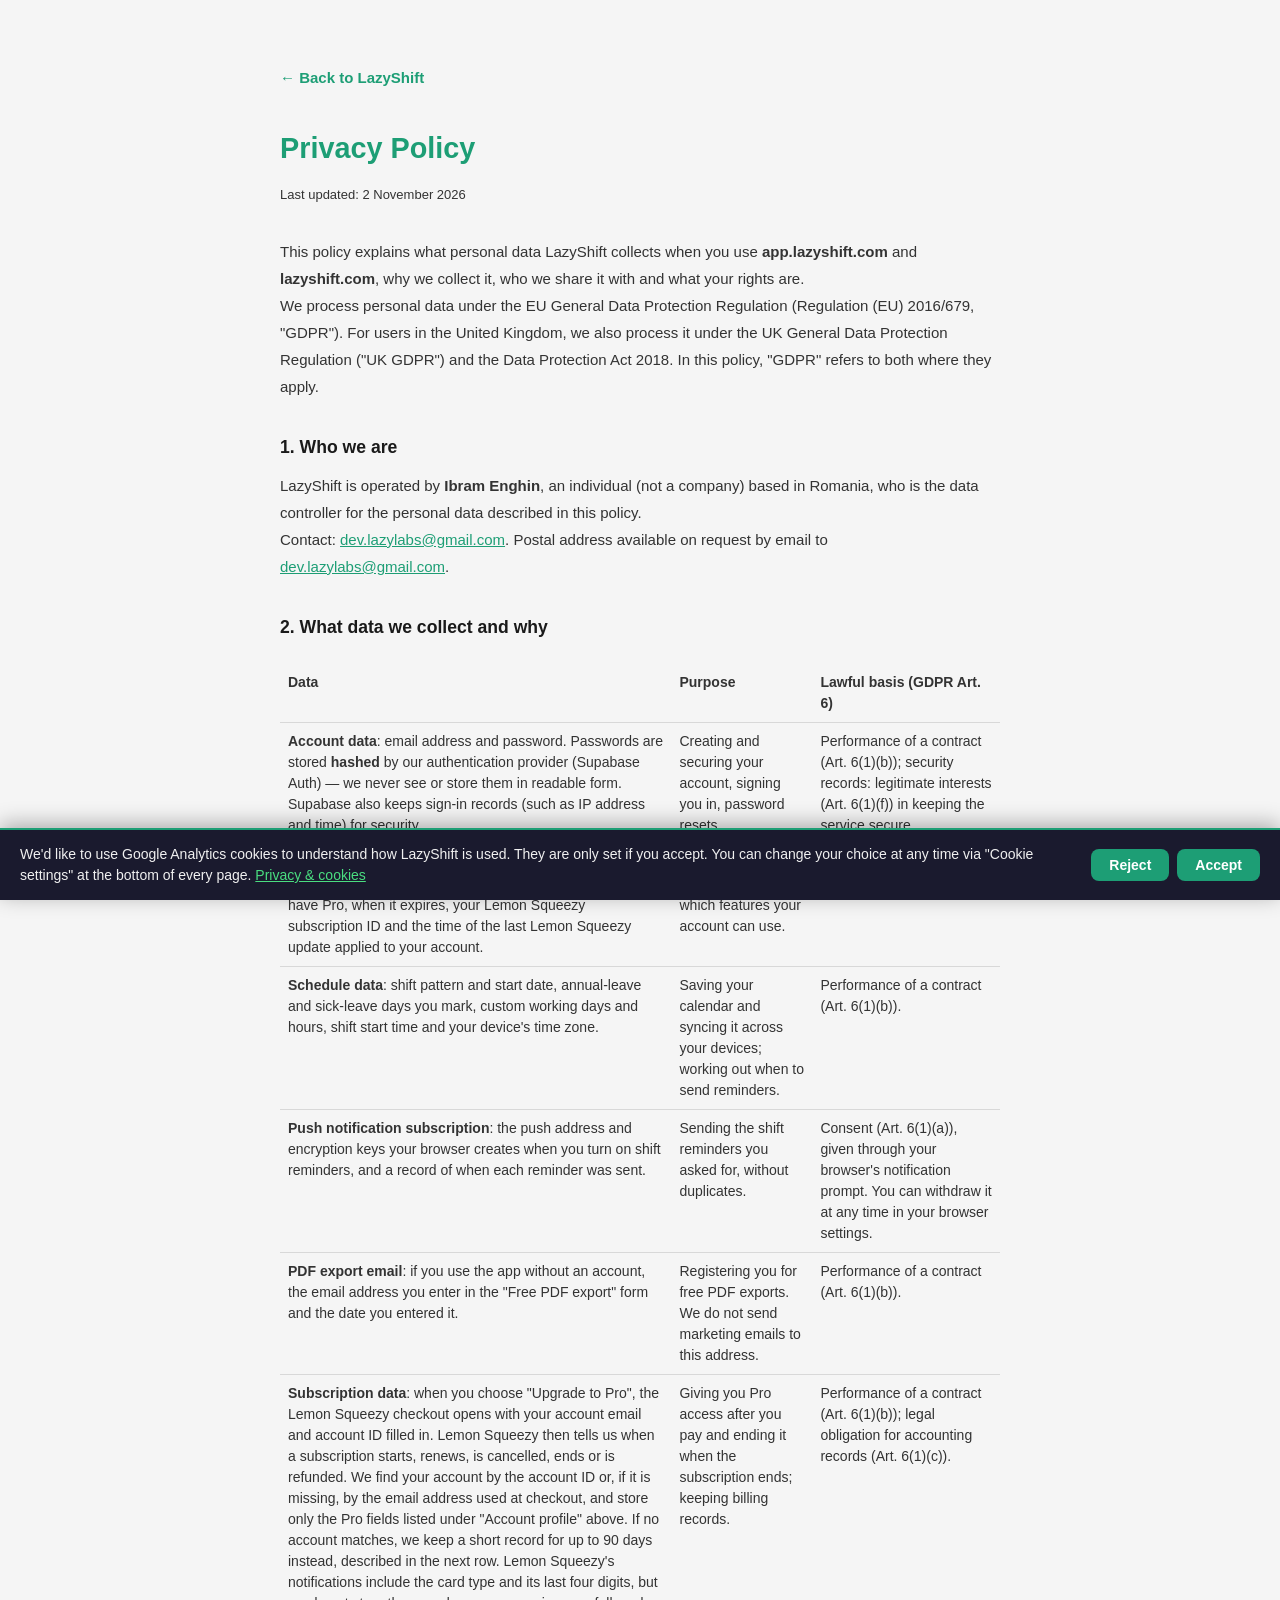
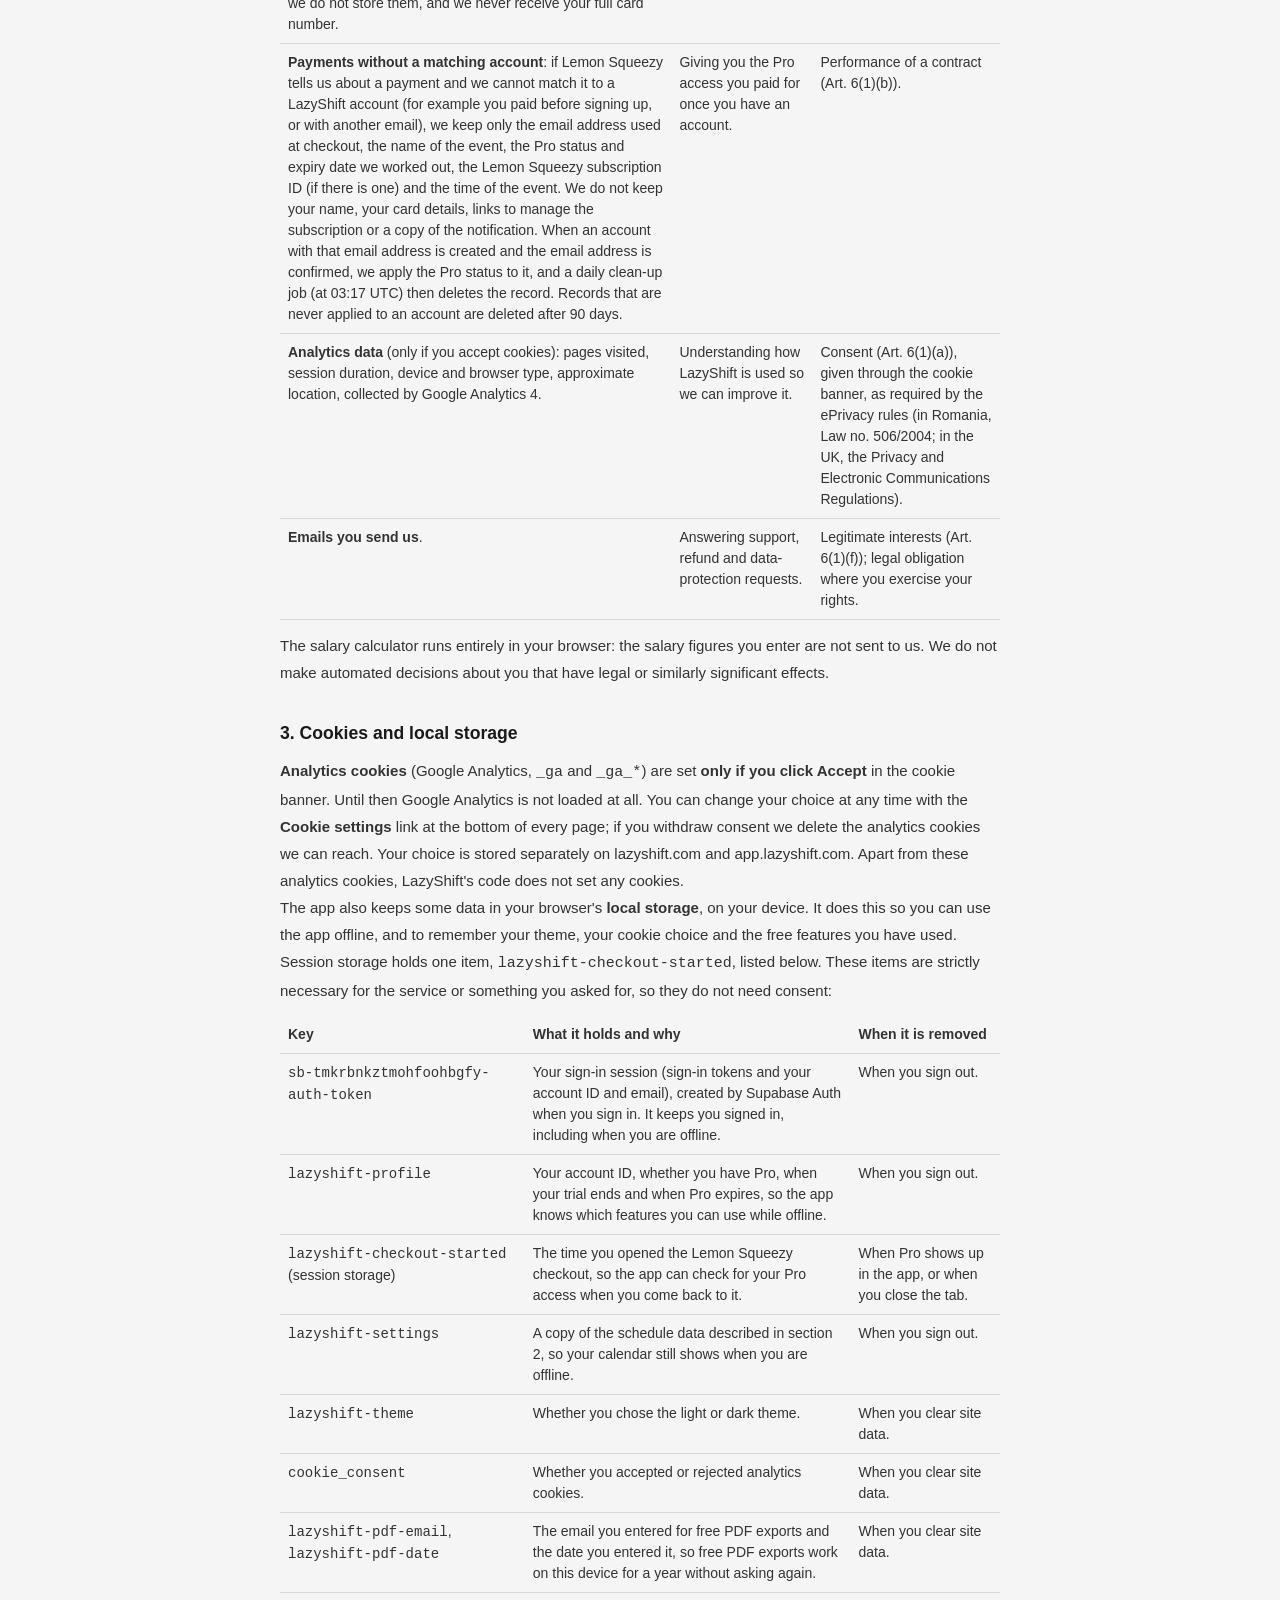
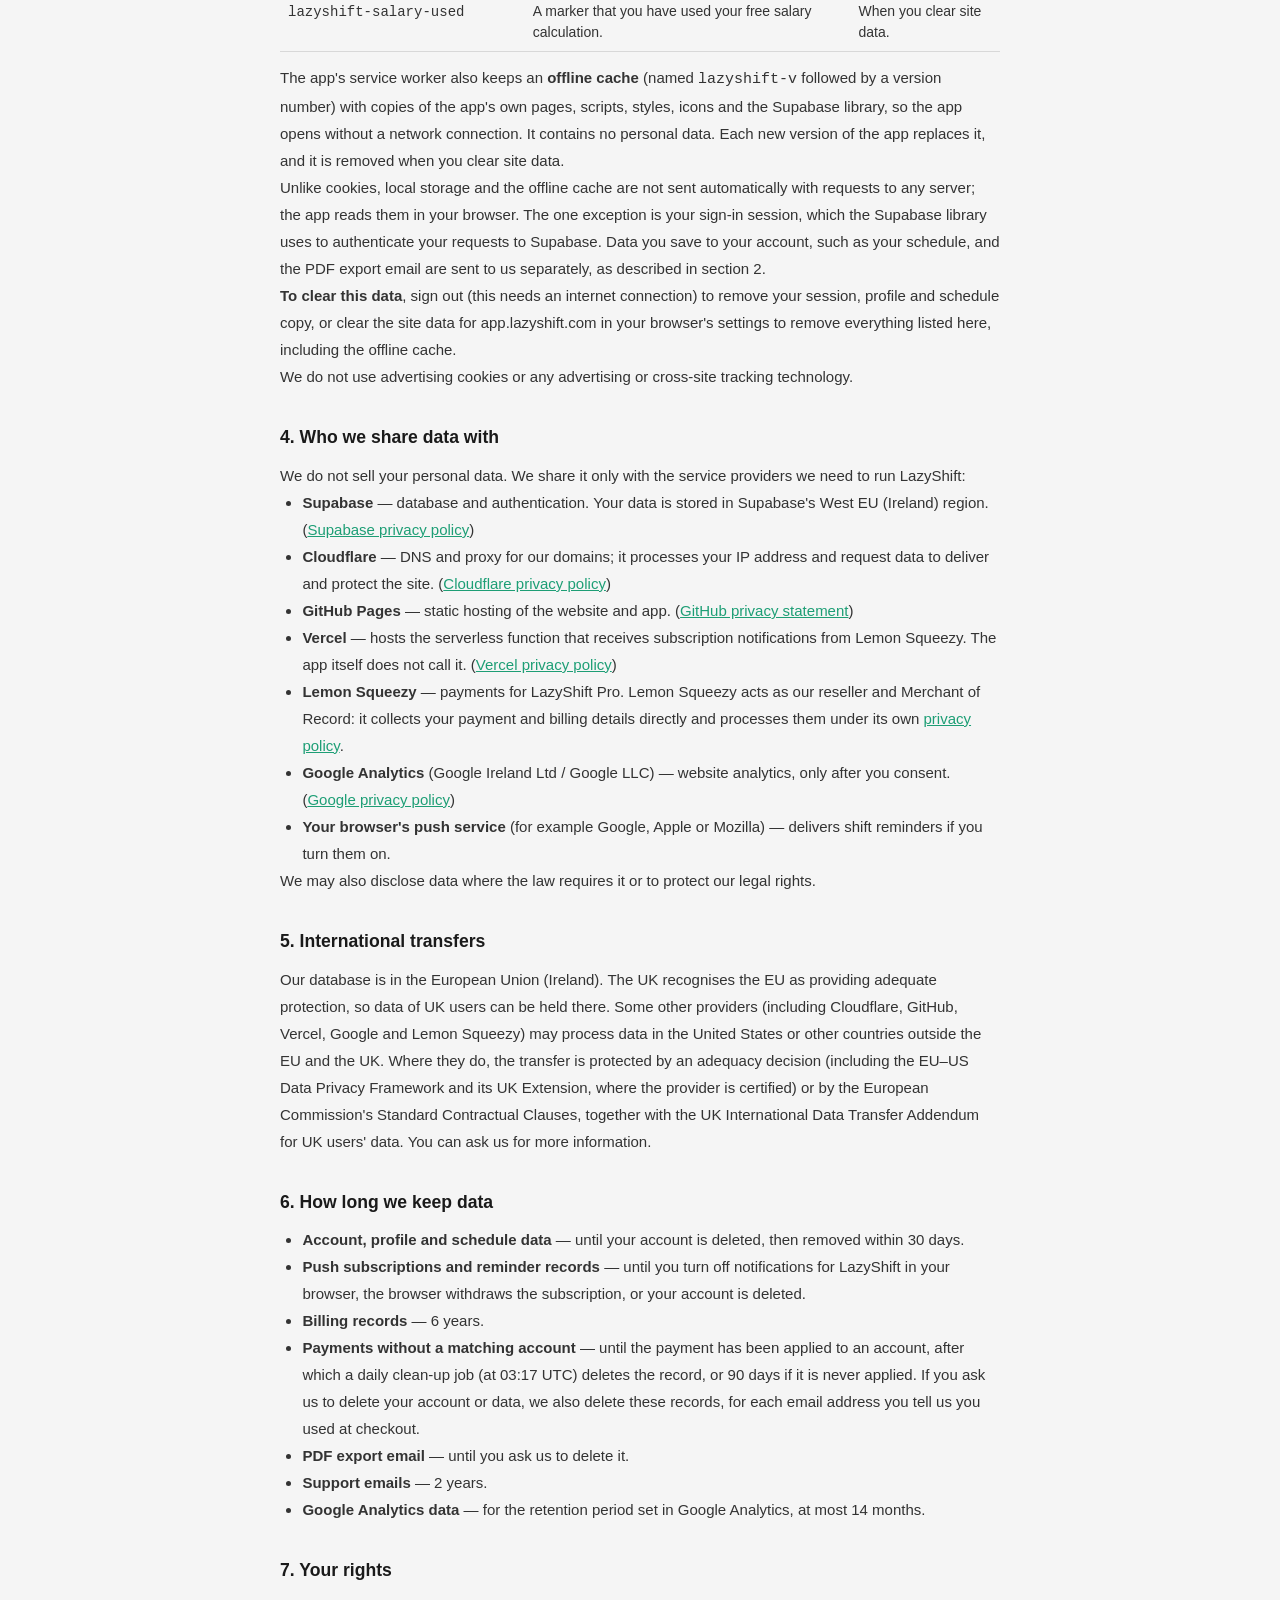
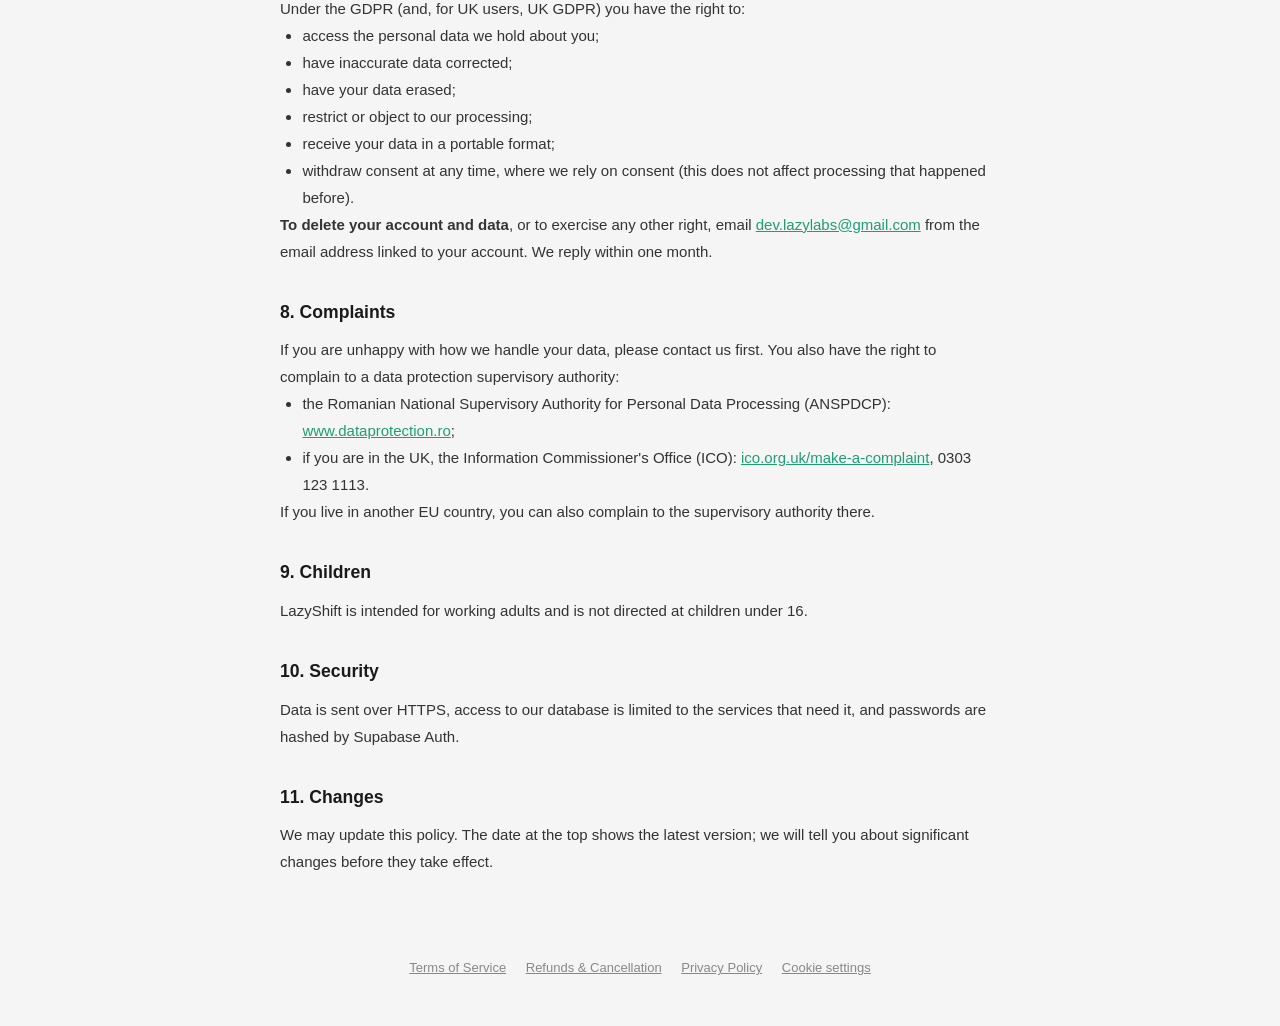
<file: privacy.html>
<!DOCTYPE html>
<html lang="en-GB">
<head>
  <meta charset="UTF-8" />
  <script src="/consent.js"></script>
  <meta name="viewport" content="width=device-width, initial-scale=1.0" />
  <title>Privacy Policy | LazyShift</title>
  <link rel="icon" type="image/png" href="/icon-192.png" />
  <meta name="description" content="How LazyShift collects, uses and protects your personal data under the GDPR and UK GDPR." />
  <link rel="canonical" href="https://app.lazyshift.com/privacy.html" />
  <meta property="og:title" content="Privacy Policy | LazyShift" />
  <meta property="og:description" content="How LazyShift collects, uses and protects your personal data under the GDPR and UK GDPR." />
  <meta property="og:url" content="https://app.lazyshift.com/privacy.html" />
  <meta property="og:type" content="website" />
  <meta property="og:locale" content="en_GB" />
  <meta property="og:image" content="https://app.lazyshift.com/og-image.jpg" />
  <meta name="twitter:card" content="summary_large_image" />
  <meta name="theme-color" content="#1D9E75" />
  <link rel="stylesheet" href="style.css" />
  <style>
    .privacy-wrap {
      max-width: 760px;
      margin: 0 auto;
      padding: 40px 20px 40px;
      line-height: 1.8;
      font-size: 15px;
    }
    .privacy-wrap h1 { font-size: 1.8rem; margin-bottom: 0.5rem; color: #1D9E75; }
    .privacy-wrap h2 { font-size: 1.1rem; margin-top: 2rem; margin-bottom: 0.5rem; }
    .privacy-wrap p, .privacy-wrap li, .privacy-wrap td, .privacy-wrap th { color: var(--text, #333); }
    .privacy-wrap a { color: #1D9E75; }
    .privacy-wrap ul { padding-left: 1.4rem; }
    .privacy-wrap table { width: 100%; border-collapse: collapse; font-size: 14px; line-height: 1.5; margin: 0.75rem 0; }
    .privacy-wrap th, .privacy-wrap td { text-align: left; vertical-align: top; padding: 8px; border-bottom: 1px solid rgba(128,128,128,0.25); }
    .table-scroll { overflow-x: auto; }
    .storage-table td:first-child { width: 34%; }
    .storage-table code { overflow-wrap: anywhere; }
    .back-link { display: inline-block; margin-bottom: 2rem; color: #1D9E75; text-decoration: none; font-weight: 600; }
    .back-link:hover { text-decoration: underline; }
    .updated { font-size: 13px; color: #888; margin-bottom: 2rem; }
  </style>
</head>
<body>
<!-- TODO: confirm with a legal adviser whether a geographic address must be published and whether a UK representative under UK GDPR Art. 27 is required. -->
<!-- TODO: confirm with a legal adviser how EU and UK rules apply to this operator. -->
<div class="privacy-wrap">
  <a class="back-link" href="/">← Back to LazyShift</a>
  <h1>Privacy Policy</h1>
  <p class="updated">Last updated: 2 November 2026</p>

  <p>
    This policy explains what personal data LazyShift collects when you use
    <strong>app.lazyshift.com</strong> and <strong>lazyshift.com</strong>, why we collect it,
    who we share it with and what your rights are.
  </p>
  <p>
    We process personal data under the EU General Data Protection Regulation (Regulation (EU) 2016/679, "GDPR").
    For users in the United Kingdom, we also process it under the UK General Data Protection Regulation ("UK GDPR")
    and the Data Protection Act 2018. In this policy, "GDPR" refers to both where they apply.
  </p>

  <h2>1. Who we are</h2>
  <p>
    LazyShift is operated by <strong>Ibram Enghin</strong>, an individual (not a company) based in Romania, who is the data controller
    for the personal data described in this policy.
  </p>
  <p>
    Contact: <a href="mailto:dev.lazylabs@gmail.com">dev.lazylabs@gmail.com</a>.
    Postal address available on request by email to <a href="mailto:dev.lazylabs@gmail.com">dev.lazylabs@gmail.com</a>.
  </p>

  <h2>2. What data we collect and why</h2>
  <div class="table-scroll">
  <table>
    <thead>
      <tr><th>Data</th><th>Purpose</th><th>Lawful basis (GDPR Art. 6)</th></tr>
    </thead>
    <tbody>
      <tr>
        <td><strong>Account data</strong>: email address and password. Passwords are stored <strong>hashed</strong> by our authentication provider (Supabase Auth) — we never see or store them in readable form. Supabase also keeps sign-in records (such as IP address and time) for security.</td>
        <td>Creating and securing your account, signing you in, password resets.</td>
        <td>Performance of a contract (Art. 6(1)(b)); security records: legitimate interests (Art. 6(1)(f)) in keeping the service secure.</td>
      </tr>
      <tr>
        <td><strong>Account profile</strong>: your account ID, email address, the date your free trial ends and, if you subscribe to Pro, whether you have Pro, when it expires, your Lemon Squeezy subscription ID and the time of the last Lemon Squeezy update applied to your account.</td>
        <td>Running your free trial and deciding which features your account can use.</td>
        <td>Performance of a contract (Art. 6(1)(b)).</td>
      </tr>
      <tr>
        <td><strong>Schedule data</strong>: shift pattern and start date, annual-leave and sick-leave days you mark, custom working days and hours, shift start time and your device's time zone.</td>
        <td>Saving your calendar and syncing it across your devices; working out when to send reminders.</td>
        <td>Performance of a contract (Art. 6(1)(b)).</td>
      </tr>
      <tr>
        <td><strong>Push notification subscription</strong>: the push address and encryption keys your browser creates when you turn on shift reminders, and a record of when each reminder was sent.</td>
        <td>Sending the shift reminders you asked for, without duplicates.</td>
        <td>Consent (Art. 6(1)(a)), given through your browser's notification prompt. You can withdraw it at any time in your browser settings.</td>
      </tr>
      <tr>
        <td><strong>PDF export email</strong>: if you use the app without an account, the email address you enter in the "Free PDF export" form and the date you entered it.</td>
        <td>Registering you for free PDF exports. We do not send marketing emails to this address.</td>
        <td>Performance of a contract (Art. 6(1)(b)).</td>
      </tr>
      <tr>
        <td><strong>Subscription data</strong>: when you choose "Upgrade to Pro", the Lemon Squeezy checkout opens with your account email and account ID filled in. Lemon Squeezy then tells us when a subscription starts, renews, is cancelled, ends or is refunded. We find your account by the account ID or, if it is missing, by the email address used at checkout, and store only the Pro fields listed under "Account profile" above. If no account matches, we keep a short record for up to 90 days instead, described in the next row. Lemon Squeezy's notifications include the card type and its last four digits, but we do not store them, and we never receive your full card number.</td>
        <td>Giving you Pro access after you pay and ending it when the subscription ends; keeping billing records.</td>
        <td>Performance of a contract (Art. 6(1)(b)); legal obligation for accounting records (Art. 6(1)(c)).</td>
      </tr>
      <tr>
        <td><strong>Payments without a matching account</strong>: if Lemon Squeezy tells us about a payment and we cannot match it to a LazyShift account (for example you paid before signing up, or with another email), we keep only the email address used at checkout, the name of the event, the Pro status and expiry date we worked out, the Lemon Squeezy subscription ID (if there is one) and the time of the event. We do not keep your name, your card details, links to manage the subscription or a copy of the notification. When an account with that email address is created and the email address is confirmed, we apply the Pro status to it, and a daily clean-up job (at 03:17 UTC) then deletes the record. Records that are never applied to an account are deleted after 90 days.</td>
        <td>Giving you the Pro access you paid for once you have an account.</td>
        <td>Performance of a contract (Art. 6(1)(b)).</td>
      </tr>
      <tr>
        <td><strong>Analytics data</strong> (only if you accept cookies): pages visited, session duration, device and browser type, approximate location, collected by Google Analytics 4.</td>
        <td>Understanding how LazyShift is used so we can improve it.</td>
        <td>Consent (Art. 6(1)(a)), given through the cookie banner, as required by the ePrivacy rules (in Romania, Law no. 506/2004; in the UK, the Privacy and Electronic Communications Regulations).</td>
      </tr>
      <tr>
        <td><strong>Emails you send us</strong>.</td>
        <td>Answering support, refund and data-protection requests.</td>
        <td>Legitimate interests (Art. 6(1)(f)); legal obligation where you exercise your rights.</td>
      </tr>
    </tbody>
  </table>
  </div>
  <p>
    The salary calculator runs entirely in your browser: the salary figures you enter are not sent to us.
    We do not make automated decisions about you that have legal or similarly significant effects.
  </p>

  <h2 id="cookies">3. Cookies and local storage</h2>
  <p>
    <strong>Analytics cookies</strong> (Google Analytics, <code>_ga</code> and <code>_ga_*</code>) are set
    <strong>only if you click Accept</strong> in the cookie banner. Until then Google Analytics is not loaded at all.
    You can change your choice at any time with the <strong>Cookie settings</strong> link at the bottom of every page;
    if you withdraw consent we delete the analytics cookies we can reach.
    Your choice is stored separately on lazyshift.com and app.lazyshift.com.
    Apart from these analytics cookies, LazyShift's code does not set any cookies.
  </p>
  <p>
    The app also keeps some data in your browser's <strong>local storage</strong>, on your device. It does this so you can
    use the app offline, and to remember your theme, your cookie choice and the free features you have used. Session storage
    holds one item, <code>lazyshift-checkout-started</code>, listed below. These items are strictly necessary for the service or something you asked for, so they do not need consent:
  </p>
  <div class="table-scroll">
  <table class="storage-table">
    <thead>
      <tr><th>Key</th><th>What it holds and why</th><th>When it is removed</th></tr>
    </thead>
    <tbody>
      <tr>
        <td><code>sb-tmkrbnkztmohfoohbgfy-auth-token</code></td>
        <td>Your sign-in session (sign-in tokens and your account ID and email), created by Supabase Auth when you sign in. It keeps you signed in, including when you are offline.</td>
        <td>When you sign out.</td>
      </tr>
      <tr>
        <td><code>lazyshift-profile</code></td>
        <td>Your account ID, whether you have Pro, when your trial ends and when Pro expires, so the app knows which features you can use while offline.</td>
        <td>When you sign out.</td>
      </tr>
      <tr>
        <td><code>lazyshift-checkout-started</code> (session storage)</td>
        <td>The time you opened the Lemon Squeezy checkout, so the app can check for your Pro access when you come back to it.</td>
        <td>When Pro shows up in the app, or when you close the tab.</td>
      </tr>
      <tr>
        <td><code>lazyshift-settings</code></td>
        <td>A copy of the schedule data described in section 2, so your calendar still shows when you are offline.</td>
        <td>When you sign out.</td>
      </tr>
      <tr>
        <td><code>lazyshift-theme</code></td>
        <td>Whether you chose the light or dark theme.</td>
        <td>When you clear site data.</td>
      </tr>
      <tr>
        <td><code>cookie_consent</code></td>
        <td>Whether you accepted or rejected analytics cookies.</td>
        <td>When you clear site data.</td>
      </tr>
      <tr>
        <td><code>lazyshift-pdf-email</code>, <code>lazyshift-pdf-date</code></td>
        <td>The email you entered for free PDF exports and the date you entered it, so free PDF exports work on this device for a year without asking again.</td>
        <td>When you clear site data.</td>
      </tr>
      <tr>
        <td><code>lazyshift-salary-used</code></td>
        <td>A marker that you have used your free salary calculation.</td>
        <td>When you clear site data.</td>
      </tr>
    </tbody>
  </table>
  </div>
  <p>
    The app's service worker also keeps an <strong>offline cache</strong> (named <code>lazyshift-v</code> followed by a version number)
    with copies of the app's own pages, scripts, styles, icons and the Supabase library, so the app opens without a network
    connection. It contains no personal data. Each new version of the app replaces it, and it is removed when you clear site data.
  </p>
  <p>
    Unlike cookies, local storage and the offline cache are not sent automatically with requests to any server; the app reads
    them in your browser. The one exception is your sign-in session, which the Supabase library uses to authenticate your
    requests to Supabase. Data you save to your account, such as your schedule, and the PDF export email are sent to us
    separately, as described in section 2.
  </p>
  <p>
    <strong>To clear this data</strong>, sign out (this needs an internet connection) to remove your session, profile and schedule copy,
    or clear the site data for app.lazyshift.com in your browser's settings to remove everything listed here, including the offline cache.
  </p>
  <p>We do not use advertising cookies or any advertising or cross-site tracking technology.</p>

  <h2>4. Who we share data with</h2>
  <p>We do not sell your personal data. We share it only with the service providers we need to run LazyShift:</p>
  <ul>
    <li><strong>Supabase</strong> — database and authentication. Your data is stored in Supabase's West EU (Ireland) region. (<a href="https://supabase.com/privacy" target="_blank" rel="noopener">Supabase privacy policy</a>)</li>
    <li><strong>Cloudflare</strong> — DNS and proxy for our domains; it processes your IP address and request data to deliver and protect the site. (<a href="https://www.cloudflare.com/privacypolicy/" target="_blank" rel="noopener">Cloudflare privacy policy</a>)</li>
    <li><strong>GitHub Pages</strong> — static hosting of the website and app. (<a href="https://docs.github.com/en/site-policy/privacy-policies/github-general-privacy-statement" target="_blank" rel="noopener">GitHub privacy statement</a>)</li>
    <li><strong>Vercel</strong> — hosts the serverless function that receives subscription notifications from Lemon Squeezy. The app itself does not call it. (<a href="https://vercel.com/legal/privacy-policy" target="_blank" rel="noopener">Vercel privacy policy</a>)</li>
    <li><strong>Lemon Squeezy</strong> — payments for LazyShift Pro. Lemon Squeezy acts as our reseller and Merchant of Record: it collects your payment and billing details directly and processes them under its own <a href="https://www.lemonsqueezy.com/privacy" target="_blank" rel="noopener">privacy policy</a>.</li>
    <li><strong>Google Analytics</strong> (Google Ireland Ltd / Google LLC) — website analytics, only after you consent. (<a href="https://policies.google.com/privacy" target="_blank" rel="noopener">Google privacy policy</a>)</li>
    <li><strong>Your browser's push service</strong> (for example Google, Apple or Mozilla) — delivers shift reminders if you turn them on.</li>
  </ul>
  <p>We may also disclose data where the law requires it or to protect our legal rights.</p>

  <h2>5. International transfers</h2>
  <p>
    Our database is in the European Union (Ireland). The UK recognises the EU as providing adequate protection, so
    data of UK users can be held there.
    Some other providers (including Cloudflare, GitHub, Vercel, Google and Lemon Squeezy) may process
    data in the United States or other countries outside the EU and the UK. Where they do, the transfer is protected by an
    adequacy decision (including the EU–US Data Privacy Framework and its UK Extension, where the provider is certified) or by
    the European Commission's Standard Contractual Clauses, together with the UK International Data Transfer Addendum for
    UK users' data. You can ask us for more information.
  </p>

  <h2>6. How long we keep data</h2>
  <ul>
    <li><strong>Account, profile and schedule data</strong> — until your account is deleted, then removed within 30 days.</li>
    <li><strong>Push subscriptions and reminder records</strong> — until you turn off notifications for LazyShift in your browser, the browser withdraws the subscription, or your account is deleted.</li>
    <li><strong>Billing records</strong> — 6 years.</li>
    <li><strong>Payments without a matching account</strong> — until the payment has been applied to an account, after which a daily clean-up job (at 03:17 UTC) deletes the record, or 90 days if it is never applied. If you ask us to delete your account or data, we also delete these records, for each email address you tell us you used at checkout.</li>
    <li><strong>PDF export email</strong> — until you ask us to delete it.</li>
    <li><strong>Support emails</strong> — 2 years.</li>
    <li><strong>Google Analytics data</strong> — for the retention period set in Google Analytics, at most 14 months.</li>
  </ul>

  <h2>7. Your rights</h2>
  <p>Under the GDPR (and, for UK users, UK GDPR) you have the right to:</p>
  <ul>
    <li>access the personal data we hold about you;</li>
    <li>have inaccurate data corrected;</li>
    <li>have your data erased;</li>
    <li>restrict or object to our processing;</li>
    <li>receive your data in a portable format;</li>
    <li>withdraw consent at any time, where we rely on consent (this does not affect processing that happened before).</li>
  </ul>
  <p>
    <strong>To delete your account and data</strong>, or to exercise any other right, email
    <a href="mailto:dev.lazylabs@gmail.com?subject=Data%20request">dev.lazylabs@gmail.com</a> from the email address
    linked to your account. We reply within one month.
  </p>

  <h2>8. Complaints</h2>
  <p>
    If you are unhappy with how we handle your data, please contact us first. You also have the right to complain to a
    data protection supervisory authority:
  </p>
  <ul>
    <li>the Romanian National Supervisory Authority for Personal Data Processing (ANSPDCP): <a href="https://www.dataprotection.ro" target="_blank" rel="noopener">www.dataprotection.ro</a>;</li>
    <li>if you are in the UK, the Information Commissioner's Office (ICO): <a href="https://ico.org.uk/make-a-complaint/" target="_blank" rel="noopener">ico.org.uk/make-a-complaint</a>, 0303 123 1113.</li>
  </ul>
  <p>If you live in another EU country, you can also complain to the supervisory authority there.</p>

  <h2>9. Children</h2>
  <p>LazyShift is intended for working adults and is not directed at children under 16.</p>

  <h2>10. Security</h2>
  <p>
    Data is sent over HTTPS, access to our database is limited to the services that need it, and passwords are hashed by Supabase Auth.
  </p>

  <h2>11. Changes</h2>
  <p>We may update this policy. The date at the top shows the latest version; we will tell you about significant changes before they take effect.</p>
</div>

  <footer class="site-footer">
    <a href="/terms.html">Terms of Service</a>
    <a href="/refund.html">Refunds &amp; Cancellation</a>
    <a href="/privacy.html">Privacy Policy</a>
    <button type="button" onclick="openCookieSettings()">Cookie settings</button>
  </footer>
</body>
</html>
</file>
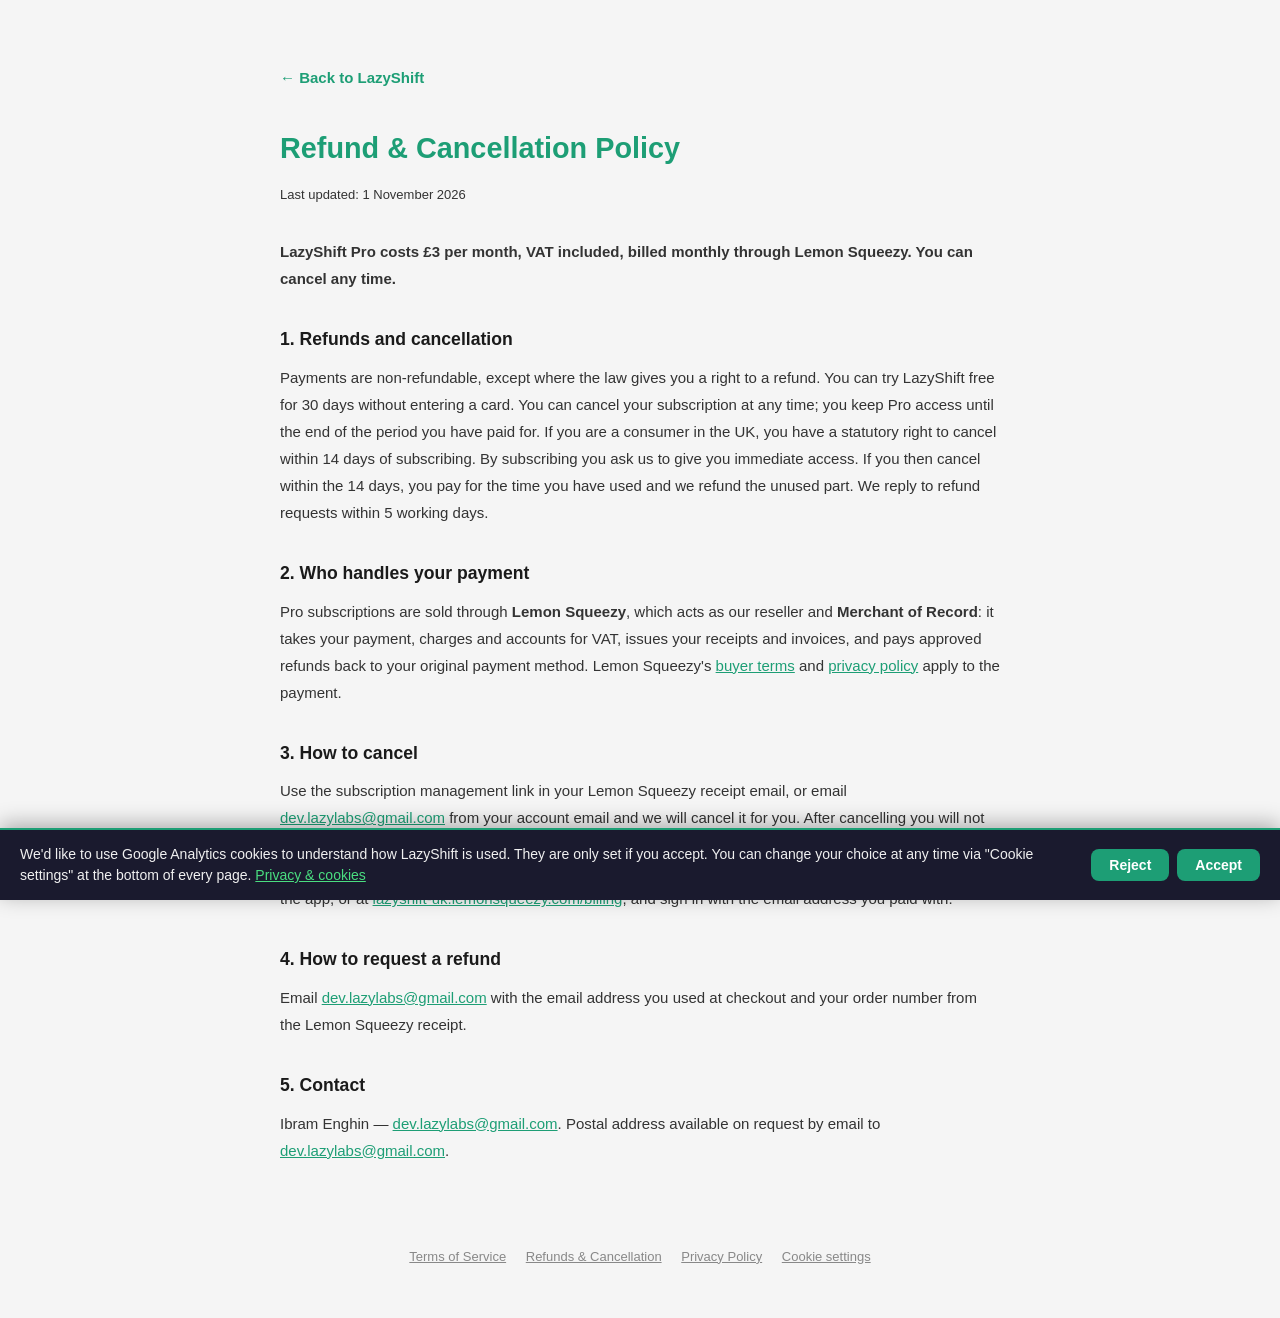
<file: refund.html>
<!DOCTYPE html>
<html lang="en-GB">
<head>
  <meta charset="UTF-8" />
  <script src="/consent.js"></script>
  <meta name="viewport" content="width=device-width, initial-scale=1.0" />
  <title>Refund &amp; Cancellation Policy | LazyShift</title>
  <link rel="icon" type="image/png" href="/icon-192.png" />
  <meta name="description" content="How cancellation and refunds work for LazyShift Pro." />
  <link rel="canonical" href="https://app.lazyshift.com/refund.html" />
  <meta property="og:title" content="Refund &amp; Cancellation Policy | LazyShift" />
  <meta property="og:description" content="How cancellation and refunds work for LazyShift Pro." />
  <meta property="og:url" content="https://app.lazyshift.com/refund.html" />
  <meta property="og:type" content="website" />
  <meta property="og:locale" content="en_GB" />
  <meta property="og:image" content="https://app.lazyshift.com/og-image.jpg" />
  <meta name="twitter:card" content="summary_large_image" />
  <meta name="theme-color" content="#1D9E75" />
  <link rel="stylesheet" href="style.css" />
  <style>
    .privacy-wrap {
      max-width: 760px;
      margin: 0 auto;
      padding: 40px 20px 40px;
      line-height: 1.8;
      font-size: 15px;
    }
    .privacy-wrap h1 { font-size: 1.8rem; margin-bottom: 0.5rem; color: #1D9E75; }
    .privacy-wrap h2 { font-size: 1.1rem; margin-top: 2rem; margin-bottom: 0.5rem; }
    .privacy-wrap p, .privacy-wrap li, .privacy-wrap td, .privacy-wrap th { color: var(--text, #333); }
    .privacy-wrap a { color: #1D9E75; }
    .privacy-wrap ul { padding-left: 1.4rem; }
    .privacy-wrap table { width: 100%; border-collapse: collapse; font-size: 14px; line-height: 1.5; margin: 0.75rem 0; }
    .privacy-wrap th, .privacy-wrap td { text-align: left; vertical-align: top; padding: 8px; border-bottom: 1px solid rgba(128,128,128,0.25); }
    .table-scroll { overflow-x: auto; }
    .back-link { display: inline-block; margin-bottom: 2rem; color: #1D9E75; text-decoration: none; font-weight: 600; }
    .back-link:hover { text-decoration: underline; }
    .updated { font-size: 13px; color: #888; margin-bottom: 2rem; }
  </style>
</head>
<body>
<div class="privacy-wrap">
  <a class="back-link" href="/">← Back to LazyShift</a>
  <h1>Refund &amp; Cancellation Policy</h1>
  <p class="updated">Last updated: 1 November 2026</p>

  <p><strong>LazyShift Pro costs £3 per month, VAT included, billed monthly through Lemon Squeezy. You can cancel any time.</strong></p>

  <h2>1. Refunds and cancellation</h2>
  <p>
    Payments are non-refundable, except where the law gives you a right to a refund. You can try LazyShift free for
    30 days without entering a card. You can cancel your subscription at any time; you keep Pro access until the end of
    the period you have paid for. If you are a consumer in the UK, you have a statutory right to cancel within 14 days of
    subscribing. By subscribing you ask us to give you immediate access. If you then cancel within the 14 days, you pay
    for the time you have used and we refund the unused part. We reply to refund requests within 5 working days.
  </p>

  <h2>2. Who handles your payment</h2>
  <p>
    Pro subscriptions are sold through <strong>Lemon Squeezy</strong>, which acts as our reseller and
    <strong>Merchant of Record</strong>: it takes your payment, charges and accounts for VAT, issues your receipts and
    invoices, and pays approved refunds back to your original payment method. Lemon Squeezy's
    <a href="https://www.lemonsqueezy.com/buyer-terms" target="_blank" rel="noopener">buyer terms</a> and
    <a href="https://www.lemonsqueezy.com/privacy" target="_blank" rel="noopener">privacy policy</a> apply to the payment.
  </p>

  <h2>3. How to cancel</h2>
  <p>
    Use the subscription management link in your Lemon Squeezy receipt email, or email
    <a href="mailto:dev.lazylabs@gmail.com?subject=Cancel%20subscription">dev.lazylabs@gmail.com</a> from your account
    email and we will cancel it for you. After cancelling you will not be charged again, and your account continues with
    the free features once your paid period ends.
  </p>
  <p>
    You can also open the Lemon Squeezy customer portal from "Manage subscription" in the account menu of the app, or at
    <a href="https://lazyshift-uk.lemonsqueezy.com/billing" target="_blank" rel="noopener">lazyshift-uk.lemonsqueezy.com/billing</a>,
    and sign in with the email address you paid with.
  </p>

  <h2>4. How to request a refund</h2>
  <p>
    Email <a href="mailto:dev.lazylabs@gmail.com?subject=Refund%20request">dev.lazylabs@gmail.com</a> with the email
    address you used at checkout and your order number from the Lemon Squeezy receipt.
  </p>

  <h2>5. Contact</h2>
  <p>
    Ibram Enghin — <a href="mailto:dev.lazylabs@gmail.com">dev.lazylabs@gmail.com</a>.
    Postal address available on request by email to <a href="mailto:dev.lazylabs@gmail.com">dev.lazylabs@gmail.com</a>.
  </p>
</div>

  <footer class="site-footer">
    <a href="/terms.html">Terms of Service</a>
    <a href="/refund.html">Refunds &amp; Cancellation</a>
    <a href="/privacy.html">Privacy Policy</a>
    <button type="button" onclick="openCookieSettings()">Cookie settings</button>
  </footer>
</body>
</html>
</file>
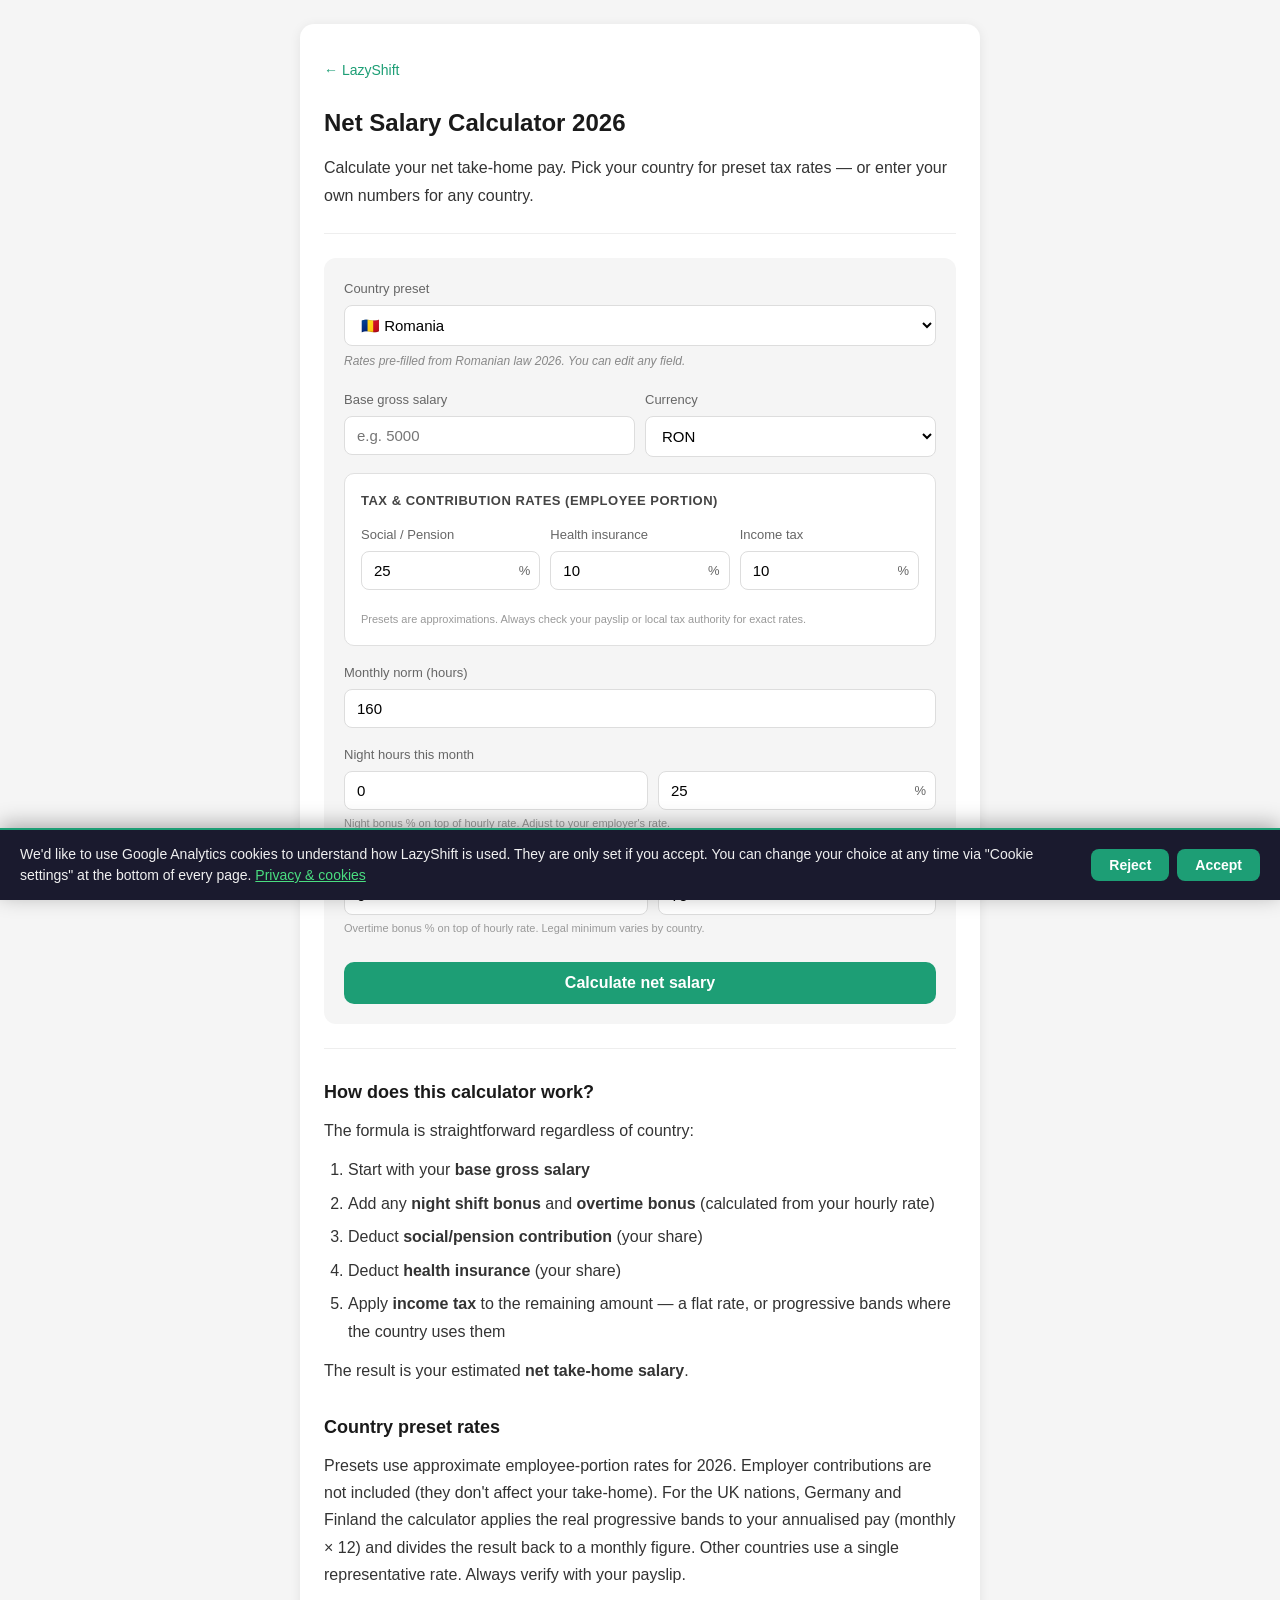
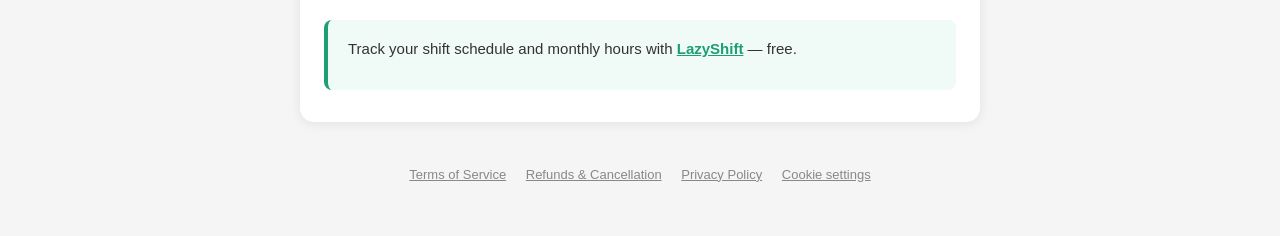
<file: salary-calculator.html>
<!DOCTYPE html>
<html lang="en" data-theme="light">
<head>
  <meta charset="UTF-8" />
  <script src="/consent.js"></script>
  <meta name="viewport" content="width=device-width, initial-scale=1.0" />
  <title>Net Salary Calculator 2026 — Shifts & Bonuses | LazyShift</title>
  <link rel="icon" type="image/png" href="/icon-192.png" />
  <meta name="description" content="Calculate your net take-home pay from gross salary. Supports any country — enter your own tax rates or pick from presets. Includes night shift bonus and overtime." />
  <link rel="canonical" href="https://app.lazyshift.com/salary-calculator.html" />
  <link rel="stylesheet" href="article.css" />
  <style>
    .calc-card {
      background: var(--bg-stat, #f5f5f5);
      border-radius: 12px;
      padding: 1.25rem;
      margin-bottom: 1rem;
    }
    .input-group {
      margin-bottom: 1rem;
    }
    .input-group label {
      font-size: 13px;
      color: #666;
      display: block;
      margin-bottom: 5px;
      font-weight: 500;
    }
    .input-group input,
    .input-group select {
      width: 100%;
      padding: 10px 12px;
      border: 1px solid #ddd;
      border-radius: 8px;
      font-size: 15px;
      background: #fff;
      box-sizing: border-box;
    }
    .row2 { display: flex; gap: 10px; }
    .row2 > * { flex: 1; }
    .pct-wrap { position: relative; }
    .pct-wrap input { padding-right: 28px; }
    .pct-sym {
      position: absolute; right: 10px; top: 50%;
      transform: translateY(-50%);
      color: #666; font-size: 13px; pointer-events: none;
    }
    .tax-section {
      border: 1px solid #e0e0e0;
      border-radius: 10px;
      padding: 1rem;
      margin-bottom: 1rem;
      background: #fff;
    }
    .tax-section h3 {
      font-size: 13px;
      font-weight: 600;
      color: #444;
      margin: 0 0 0.75rem;
      text-transform: uppercase;
      letter-spacing: 0.5px;
    }
    .tax-grid {
      display: grid;
      grid-template-columns: 1fr 1fr 1fr;
      gap: 10px;
    }
    .calc-btn {
      width: 100%;
      padding: 12px;
      background: #1D9E75;
      color: white;
      border: none;
      border-radius: 10px;
      font-size: 16px;
      font-weight: 600;
      cursor: pointer;
      margin-top: 0.5rem;
    }
    .calc-btn:hover { background: #178060; }
    .result-grid {
      display: grid;
      grid-template-columns: 1fr 1fr;
      gap: 10px;
      margin-top: 1rem;
    }
    .result-item {
      background: #fff;
      border-radius: 10px;
      padding: 12px;
      text-align: center;
      border: 1px solid #eee;
    }
    .result-item.highlight {
      background: #f0faf6;
      border-color: #1D9E75;
      grid-column: 1 / -1;
    }
    .result-val {
      font-size: 20px;
      font-weight: 700;
      color: #1a1a1a;
    }
    .result-item.highlight .result-val {
      font-size: 26px;
      color: #1D9E75;
    }
    .result-lbl {
      font-size: 11px;
      color: #666;
      margin-top: 3px;
    }
    .divider {
      border: none;
      border-top: 1px solid #eee;
      margin: 1.5rem 0;
    }
    .info-box {
      background: #FFF9C4;
      border-left: 4px solid #F5C623;
      border-radius: 8px;
      padding: 10px 14px;
      font-size: 13px;
      color: #7A5800;
      margin-bottom: 1rem;
    }
    .note {
      font-size: 11px;
      color: #999;
      margin-top: 4px;
      display: block;
    }
    .preset-note {
      font-size: 12px;
      color: #888;
      margin-top: 6px;
      font-style: italic;
    }
    @media (max-width: 480px) {
      .tax-grid { grid-template-columns: 1fr 1fr; }
    }
  </style>
</head>
<body>
  <div class="wrap">
    <nav class="breadcrumb"><a href="/">← LazyShift</a></nav>

    <h1>Net Salary Calculator 2026</h1>
    <p>Calculate your net take-home pay. Pick your country for preset tax rates — or enter your own numbers for any country.</p>

    <hr class="divider" />

    <div class="calc-card">

      <!-- COUNTRY PRESET -->
      <div class="input-group">
        <label>Country preset</label>
        <select id="country" onchange="applyPreset()">
          <option value="ro">🇷🇴 Romania</option>
          <option value="england">🏴󠁧󠁢󠁥󠁮󠁧󠁿 England</option>
          <option value="scotland">🏴󠁧󠁢󠁳󠁣󠁴󠁿 Scotland</option>
          <option value="wales">🏴󠁧󠁢󠁷󠁬󠁳󠁿 Wales</option>
          <option value="northern-ireland">🇬🇧 Northern Ireland</option>
          <option value="de">🇩🇪 Germany</option>
          <option value="fr">🇫🇷 France</option>
          <option value="it">🇮🇹 Italy</option>
          <option value="es">🇪🇸 Spain</option>
          <option value="sweden">🇸🇪 Sweden</option>
          <option value="finland">🇫🇮 Finland</option>
          <option value="us">🇺🇸 United States</option>
          <option value="other">🌍 Other / Custom</option>
        </select>
        <span class="preset-note" id="preset-note">Rates pre-filled from Romanian law 2026. You can edit any field.</span>
      </div>

      <!-- GROSS + CURRENCY -->
      <div class="row2">
        <div class="input-group">
          <label>Base gross salary</label>
          <input type="number" id="brut" placeholder="e.g. 5000" min="0" step="100" />
        </div>
        <div class="input-group">
          <label>Currency</label>
          <select id="currency">
            <option value="RON">RON</option>
            <option value="GBP">GBP</option>
            <option value="EUR">EUR</option>
            <option value="USD">USD</option>
            <option value="CHF">CHF</option>
            <option value="PLN">PLN</option>
            <option value="HUF">HUF</option>
            <option value="CZK">CZK</option>
            <option value="SEK">SEK</option>
            <option value="NOK">NOK</option>
            <option value="DKK">DKK</option>
          </select>
        </div>
      </div>

      <!-- TAX RATES -->
      <div class="tax-section">
        <h3>Tax &amp; contribution rates (employee portion)</h3>
        <div class="tax-grid">
          <div class="input-group">
            <label>Social / Pension</label>
            <div class="pct-wrap">
              <input type="number" id="pct-social" min="0" max="50" step="0.1" value="25" />
              <span class="pct-sym">%</span>
            </div>
          </div>
          <div class="input-group">
            <label>Health insurance</label>
            <div class="pct-wrap">
              <input type="number" id="pct-health" min="0" max="20" step="0.1" value="10" />
              <span class="pct-sym">%</span>
            </div>
          </div>
          <div class="input-group">
            <label>Income tax</label>
            <div class="pct-wrap">
              <input type="number" id="pct-tax" min="0" max="60" step="0.1" value="10" />
              <span class="pct-sym">%</span>
            </div>
          </div>
          <div class="input-group" id="local-group" style="display:none">
            <label id="local-label">Municipal tax</label>
            <div class="pct-wrap">
              <input type="number" id="pct-local" min="0" max="50" step="0.1" value="0" />
              <span class="pct-sym">%</span>
            </div>
            <span class="note" id="local-note"></span>
          </div>
        </div>
        <span class="note" id="bands-note" style="display:none">Fields marked “progressive” use the country's tax bands, applied to your annualised pay (monthly × 12).</span>
        <span class="note">Presets are approximations. Always check your payslip or local tax authority for exact rates.</span>
      </div>

      <!-- MONTHLY NORM -->
      <div class="input-group">
        <label>Monthly norm (hours)</label>
        <input type="number" id="norma" placeholder="e.g. 160" min="1" step="1" value="160" />
      </div>

      <!-- NIGHT BONUS -->
      <div class="input-group">
        <label>Night hours this month</label>
        <div class="row2">
          <input type="number" id="ore-noapte" placeholder="e.g. 48" min="0" step="1" value="0" />
          <div class="pct-wrap">
            <input type="number" id="procent-noapte" min="0" max="100" step="1" value="25" />
            <span class="pct-sym">%</span>
          </div>
        </div>
        <span class="note">Night bonus % on top of hourly rate. Adjust to your employer's rate.</span>
      </div>

      <!-- OVERTIME -->
      <div class="input-group">
        <label>Overtime hours this month</label>
        <div class="row2">
          <input type="number" id="ore-extra" placeholder="e.g. 10" min="0" step="1" value="0" />
          <div class="pct-wrap">
            <input type="number" id="procent-extra" min="0" max="200" step="1" value="75" />
            <span class="pct-sym">%</span>
          </div>
        </div>
        <span class="note">Overtime bonus % on top of hourly rate. Legal minimum varies by country.</span>
      </div>

      <button class="calc-btn" id="calc-btn" onclick="tryCalculate()">Calculate net salary</button>
    </div>

    <div id="results" style="display:none">
      <div class="info-box" id="info-box"></div>
      <div class="result-grid" id="result-grid"></div>
    </div>

    <hr class="divider" />

    <h2>How does this calculator work?</h2>
    <p>The formula is straightforward regardless of country:</p>
    <ol>
      <li>Start with your <strong>base gross salary</strong></li>
      <li>Add any <strong>night shift bonus</strong> and <strong>overtime bonus</strong> (calculated from your hourly rate)</li>
      <li>Deduct <strong>social/pension contribution</strong> (your share)</li>
      <li>Deduct <strong>health insurance</strong> (your share)</li>
      <li>Apply <strong>income tax</strong> to the remaining amount — a flat rate, or progressive bands where the country uses them</li>
    </ol>
    <p>The result is your estimated <strong>net take-home salary</strong>.</p>

    <h2>Country preset rates</h2>
    <p>Presets use approximate employee-portion rates for 2026. Employer contributions are not included (they don't affect your take-home). For the UK nations, Germany and Finland the calculator applies the real progressive bands to your annualised pay (monthly × 12) and divides the result back to a monthly figure. Other countries use a single representative rate. Always verify with your payslip.</p>

    <div class="cta-box">
      <p>Track your shift schedule and monthly hours with <a href="/">LazyShift</a> — free.</p>
    </div>
  </div>

  <script>
    // Each rate field (social, health, tax) is either a flat % number or a
    // progressive schedule applied to annualised pay (monthly × 12):
    //   { bands: [[upTo, rate%], ...] }                — marginal bands, upTo = annual amount
    //   { allowance, taperFrom, bands }                 — UK: bands apply to income above the
    //                                                     personal allowance, which shrinks £1 per £2 over taperFrom
    //   { formula: 'de2026' }                           — German §32a EStG tariff
    // local: flat % (editable) on the tax base, e.g. municipal tax.
    // deductContributions: false when social/health don't reduce the income-tax base.
    const UK_NI = { bands: [[12570, 0], [50270, 8], [Infinity, 2]] };
    const UK_RUK_TAX = { allowance: 12570, taperFrom: 100000,
      bands: [[37700, 20], [125140, 40], [Infinity, 45]] };
    const UK_SCOT_TAX = { allowance: 12570, taperFrom: 100000,
      bands: [[3967, 19], [16956, 20], [31092, 21], [62430, 42], [125140, 45], [Infinity, 48]] };
    const UK_RUK_NOTE = 'UK 2026: income tax 0% to £12,570, 20% to £50,270, 40% to £125,140, 45% above. NI 8% on £12,570–£50,270, 2% above.';

    const PRESETS = {
      ro:    { social: 25,   health: 10,  tax: 10,  currency: 'RON', norm: 160, note: 'Rates from Romanian law 2026: CAS 25%, CASS 10%, income tax 10%.' },
      england:            { social: UK_NI, health: 0, tax: UK_RUK_TAX,  deductContributions: false, currency: 'GBP', norm: 160, note: UK_RUK_NOTE },
      wales:              { social: UK_NI, health: 0, tax: UK_RUK_TAX,  deductContributions: false, currency: 'GBP', norm: 160, note: UK_RUK_NOTE },
      'northern-ireland': { social: UK_NI, health: 0, tax: UK_RUK_TAX,  deductContributions: false, currency: 'GBP', norm: 160, note: UK_RUK_NOTE },
      scotland:           { social: UK_NI, health: 0, tax: UK_SCOT_TAX, deductContributions: false, currency: 'GBP', norm: 160, note: 'Scotland 2026: income tax 19% / 20% / 21% / 42% / 45% / 48% bands above the £12,570 allowance. NI 8% on £12,570–£50,270, 2% above.' },
      de:    { social: 10.6, health: 10.75, tax: { formula: 'de2026' }, currency: 'EUR', norm: 168, note: 'Germany 2026: pension 9.3% + unemployment 1.3%, health 8.75% + care ≈2%. Income tax progressive: 0% to €12,348, 14%→42% up to €69,878, 42% to €277,825, 45% above.' },
      fr:    { social: 22,   health: 0,   tax: 11,  currency: 'EUR', norm: 151, note: 'France 2026: employee charges ≈ 22%, income tax 11% (2nd bracket). Health included.' },
      it:    { social: 9.19, health: 0,   tax: 23,  currency: 'EUR', norm: 160, note: 'Italy 2026: INPS employee ≈ 9.19%, IRPEF 23% first bracket.' },
      es:    { social: 6.35, health: 0,   tax: 19,  currency: 'EUR', norm: 160, note: 'Spain 2026: employee SS ≈ 6.35%, income tax 19% (first bracket).' },
      sweden:  { social: 0,  health: 0,   tax: 0, local: 26, localLabel: 'Municipal tax',
                 localNote: 'Approximate effective rate after the basic deduction — edit to match your payslip.',
                 currency: 'SEK', norm: 160, note: 'Sweden 2026: effective municipal tax ≈ 26% for average shift-worker pay (approximate, editable). Social contributions are paid by the employer.' },
      finland: { social: 8.19, health: 0, local: 7.5, localLabel: 'Municipal tax',
                 tax: { bands: [[20500, 0], [30500, 6], [50400, 17.25], [88200, 21.25], [Infinity, 31.25]] },
                 currency: 'EUR', norm: 160, note: 'Finland: TyEL pension 7.3% + unemployment 0.89%. State tax 2026 progressive 0%→31.25%, plus municipal tax (≈7.5%, edit for your municipality).' },
      us:    { social: 6.2,  health: 1.45,tax: 22,  currency: 'USD', norm: 160, note: 'USA 2026: Social Security 6.2%, Medicare 1.45%, federal income tax 22% bracket.' },
      other: { social: 0,    health: 0,   tax: 0,   currency: 'EUR', norm: 160, note: 'Enter your own rates below.' },
    };

    const RATE_FIELDS = [['social', 'pct-social'], ['health', 'pct-health'], ['tax', 'pct-tax']];

    function applyPreset() {
      const p = PRESETS[document.getElementById('country').value];
      let anyProgressive = false;
      RATE_FIELDS.forEach(([key, id]) => {
        const input = document.getElementById(id);
        const progressive = typeof p[key] === 'object';
        anyProgressive = anyProgressive || progressive;
        input.disabled    = progressive;
        input.value       = progressive ? '' : p[key];
        input.placeholder = progressive ? 'progressive' : '';
      });
      const hasLocal = p.local !== undefined;
      document.getElementById('local-group').style.display = hasLocal ? '' : 'none';
      document.getElementById('pct-local').value = hasLocal ? p.local : 0;
      if (hasLocal) document.getElementById('local-label').textContent = p.localLabel;
      document.getElementById('local-note').textContent = p.localNote || '';
      document.getElementById('bands-note').style.display = anyProgressive ? '' : 'none';
      document.getElementById('currency').value    = p.currency;
      document.getElementById('norma').value       = p.norm;
      document.getElementById('preset-note').textContent = p.note;
      document.getElementById('results').style.display = 'none';
    }

    function round2(x) { return Math.round(x * 100) / 100; }

    // Marginal tax on an annual amount; bands = [[upTo, rate%], ...] in ascending order.
    function bandTax(annual, bands) {
      let tax = 0, prev = 0;
      for (const [upTo, rate] of bands) {
        if (annual <= prev) break;
        tax += (Math.min(annual, upTo) - prev) * rate / 100;
        prev = upTo;
      }
      return tax;
    }

    // German income tax 2026, §32a EStG (single filer), on annual taxable income.
    function deIncomeTax2026(income) {
      const x = Math.floor(income);
      if (x <= 12348) return 0;
      if (x <= 17799) { const y = (x - 12348) / 10000; return Math.floor((914.51 * y + 1400) * y); }
      if (x <= 69878) { const z = (x - 17799) / 10000; return Math.floor((173.10 * z + 2397) * z + 1034.87); }
      if (x <= 277825) return Math.floor(0.42 * x - 11135.63);
      return Math.floor(0.45 * x - 19470.38);
    }

    const TAX_FORMULAS = { de2026: deIncomeTax2026 };

    // Annual amount owed on an annual base, for a progressive schedule.
    function progressiveAnnual(annual, spec) {
      if (spec.formula) return TAX_FORMULAS[spec.formula](annual);
      if (spec.allowance !== undefined) {
        const allowance = Math.max(0, spec.allowance - Math.max(0, annual - spec.taperFrom) / 2);
        return bandTax(Math.max(0, annual - allowance), spec.bands);
      }
      return bandTax(annual, spec.bands);
    }

    // Monthly amount for one rate field: flat % from the input, or the preset's progressive schedule.
    function monthlyAmount(monthlyBase, preset, key, inputId) {
      if (typeof preset[key] === 'object') {
        const amount = round2(progressiveAnnual(monthlyBase * 12, preset[key]) / 12);
        return { amount, label: `effective ${monthlyBase > 0 ? (amount / monthlyBase * 100).toFixed(1) : '0.0'}%` };
      }
      const pct = (parseFloat(document.getElementById(inputId).value) || 0) / 100;
      return { amount: round2(monthlyBase * pct), label: `${(pct * 100).toFixed(1)}%` };
    }

    function fmt(val, currency) {
      return val.toLocaleString('en-GB', { minimumFractionDigits: 2, maximumFractionDigits: 2 }) + ' ' + currency;
    }

    function calculate() {
      const preset       = PRESETS[document.getElementById('country').value];
      const gross        = parseFloat(document.getElementById('brut').value) || 0;
      const norm         = parseFloat(document.getElementById('norma').value) || 160;
      const nightHours   = parseFloat(document.getElementById('ore-noapte').value) || 0;
      const overtimeHours= parseFloat(document.getElementById('ore-extra').value) || 0;
      const nightPct     = (parseFloat(document.getElementById('procent-noapte').value) || 0) / 100;
      const overtimePct  = (parseFloat(document.getElementById('procent-extra').value) || 0) / 100;
      const pctLocal     = preset.local !== undefined ? (parseFloat(document.getElementById('pct-local').value) || 0) / 100 : 0;
      const currency     = document.getElementById('currency').value;

      if (gross <= 0) { alert('Please enter your base gross salary.'); return; }

      const hourlyRate   = gross / norm;
      const nightBonus   = round2(nightHours * hourlyRate * nightPct);
      const overtimeBonus= round2(overtimeHours * hourlyRate * overtimePct);
      const totalGross   = round2(gross + nightBonus + overtimeBonus);

      const social       = monthlyAmount(totalGross, preset, 'social', 'pct-social');
      const health       = monthlyAmount(totalGross, preset, 'health', 'pct-health');
      const taxBase      = preset.deductContributions === false
        ? totalGross
        : Math.max(0, totalGross - social.amount - health.amount);
      const incomeTax    = monthlyAmount(taxBase, preset, 'tax', 'pct-tax');
      const localTax     = round2(taxBase * pctLocal);
      const net          = round2(totalGross - social.amount - health.amount - incomeTax.amount - localTax);

      let infoText = `Hourly rate: ${fmt(hourlyRate, currency)}`;
      if (nightHours > 0)    infoText += ` · Night bonus: +${fmt(nightBonus, currency)}`;
      if (overtimeHours > 0) infoText += ` · Overtime bonus: +${fmt(overtimeBonus, currency)}`;
      document.getElementById('info-box').textContent = infoText;

      const rows = [
        { val: fmt(net, currency),              lbl: 'Net take-home salary', hi: true },
        { val: fmt(totalGross, currency),       lbl: 'Total gross (with bonuses)' },
        { val: fmt(social.amount, currency),    lbl: `Social / Pension (${social.label})` },
        { val: fmt(health.amount, currency),    lbl: `Health insurance (${health.label})` },
        { val: fmt(incomeTax.amount, currency), lbl: `Income tax (${incomeTax.label})` },
      ];
      if (preset.local !== undefined) {
        rows.push({ val: fmt(localTax, currency), lbl: `${preset.localLabel} (${(pctLocal * 100).toFixed(1)}%)` });
      }

      document.getElementById('result-grid').innerHTML = rows.map(r =>
        `<div class="result-item${r.hi ? ' highlight' : ''}">
          <div class="result-val">${r.val}</div>
          <div class="result-lbl">${r.lbl}</div>
        </div>`
      ).join('');

      document.getElementById('results').style.display = 'block';
      document.getElementById('results').scrollIntoView({ behavior: 'smooth' });
    }
  </script>

  <!-- ===== UPGRADE OVERLAY ===== -->
  <div id="salary-upgrade-overlay" style="
    display:none; position:fixed; inset:0;
    background:rgba(0,0,0,0.7); backdrop-filter:blur(4px);
    z-index:9999; align-items:center; justify-content:center; padding:20px;">
    <div style="
      background:#1a1a1a; border:1px solid #333; border-radius:16px;
      padding:28px 24px; max-width:360px; width:100%; text-align:center;
      font-family:-apple-system,BlinkMacSystemFont,'Segoe UI',sans-serif;">
      <div style="font-size:44px; margin-bottom:12px;">🔒</div>
      <h2 style="color:#e8e8e8; font-size:20px; margin-bottom:8px;" id="salary-overlay-title">
        Free calculation used
      </h2>
      <p style="color:#aaa; font-size:14px; line-height:1.6; margin-bottom:20px;" id="salary-overlay-sub">
        You've used your free salary calculation. Sign in for a 30-day free trial with unlimited access.
      </p>
      <div style="background:rgba(74,222,128,0.08); border:1px solid rgba(74,222,128,0.2); border-radius:10px; padding:12px; margin-bottom:18px; text-align:left; font-size:13px; color:#e8e8e8; line-height:1.8;">
        ✅ Unlimited salary calculations<br>
        ✅ Full year calendar navigation<br>
        ✅ Unlimited PDF exports<br>
        ✅ No credit card required for the 30-day trial
      </div>
      <!-- Shown only when CHECKOUT_ENABLED is true (auth.js) -->
      <p data-checkout style="display:none; color:#e8e8e8; font-size:14px; font-weight:600; margin:0 0 12px;">LazyShift Pro, £3/month, VAT included, cancel anytime</p>
      <a href="/login.html" id="salary-trial-btn" style="
        display:block; background:#4ade80; color:#000;
        text-decoration:none; border-radius:10px;
        padding:13px; font-size:15px; font-weight:700; margin-bottom:10px;">
        Start free trial — 30 days free
      </a>
      <button type="button" disabled aria-disabled="true" data-coming-soon
         style="display:block; width:100%; background:transparent; border:1px solid #4ade80; color:#4ade80;
                border-radius:10px; padding:13px; font-size:15px; font-weight:700; margin-bottom:10px;
                opacity:0.55; cursor:not-allowed; font-family:inherit;">
        Pro: coming soon
      </button>
      <!-- Shown only when CHECKOUT_ENABLED is true (auth.js) -->
      <button type="button" data-checkout onclick="startCheckout()"
         style="display:none; width:100%; background:transparent; border:1px solid #4ade80; color:#4ade80;
                border-radius:10px; padding:13px; font-size:15px; font-weight:700; margin-bottom:10px;
                cursor:pointer; font-family:inherit;">
        Upgrade to Pro →
      </button>
      <p style="font-size:12px; color:#888; line-height:1.5; margin:0 0 12px;"><span data-coming-soon>Paid Pro subscriptions are not on sale yet. </span>See our
        <a href="/terms.html" target="_blank" style="color:#aaa;">Terms</a> and
        <a href="/privacy.html" target="_blank" style="color:#aaa;">Privacy Policy</a>.</p>
      <button onclick="document.getElementById('salary-upgrade-overlay').style.display='none'" style="
        background:none; border:1px solid #444; border-radius:10px;
        padding:11px; width:100%; color:#aaa; font-size:14px; cursor:pointer;">
        Maybe later
      </button>
    </div>
  </div>

  <script src="/vendor/supabase-js-2.117.2/supabase.js"></script>
  <script src="auth.js"></script>
  <script>
    const SALARY_USED_KEY = 'lazyshift-salary-used'

    async function tryCalculate() {
      let status = window.Auth ? window.Auth.getUserStatus() : 'guest'

      // Account still loading — wait for it instead of treating the user
      // as a guest/expired one (that would burn the free calculation).
      if (status === 'loading') {
        await window.Auth.ready
        status = window.Auth.getUserStatus()
        if (status === 'loading') {
          alert('Still loading your account — please try again in a moment.')
          return
        }
      }

      if (status === 'trial' || status === 'pro') {
        calculate()
        return
      }

      // guest sau expired — verifică dacă a mai calculat
      if (localStorage.getItem(SALARY_USED_KEY)) {
        const overlay = document.getElementById('salary-upgrade-overlay')
        const title   = document.getElementById('salary-overlay-title')
        const sub     = document.getElementById('salary-overlay-sub')
        const trial   = document.getElementById('salary-trial-btn')
        // The trial is offered only to guests; an expired user already had it.
        trial.style.display = status === 'expired' ? 'none' : 'block'
        if (status === 'expired') {
          title.textContent = 'Trial ended'
          sub.textContent   = window.Auth.checkoutEnabled
            ? 'Upgrade to Pro for unlimited salary calculations and full year access.'
            : 'Pro, with unlimited salary calculations and full year access, is coming soon.'
        } else {
          title.textContent = 'Free calculation used'
          sub.textContent   = 'Sign in for a 30-day free trial with unlimited salary calculations and more.'
        }
        overlay.style.display = 'flex'
        return
      }

      // Prima utilizare — rulează și marchează
      localStorage.setItem(SALARY_USED_KEY, '1')
      calculate()
    }

    if ('serviceWorker' in navigator) navigator.serviceWorker.register('/sw.js')
  </script>
  <footer class="site-footer">
    <a href="/terms.html">Terms of Service</a>
    <a href="/refund.html">Refunds &amp; Cancellation</a>
    <a href="/privacy.html">Privacy Policy</a>
    <button type="button" onclick="openCookieSettings()">Cookie settings</button>
  </footer>
</body>
</html>
</file>
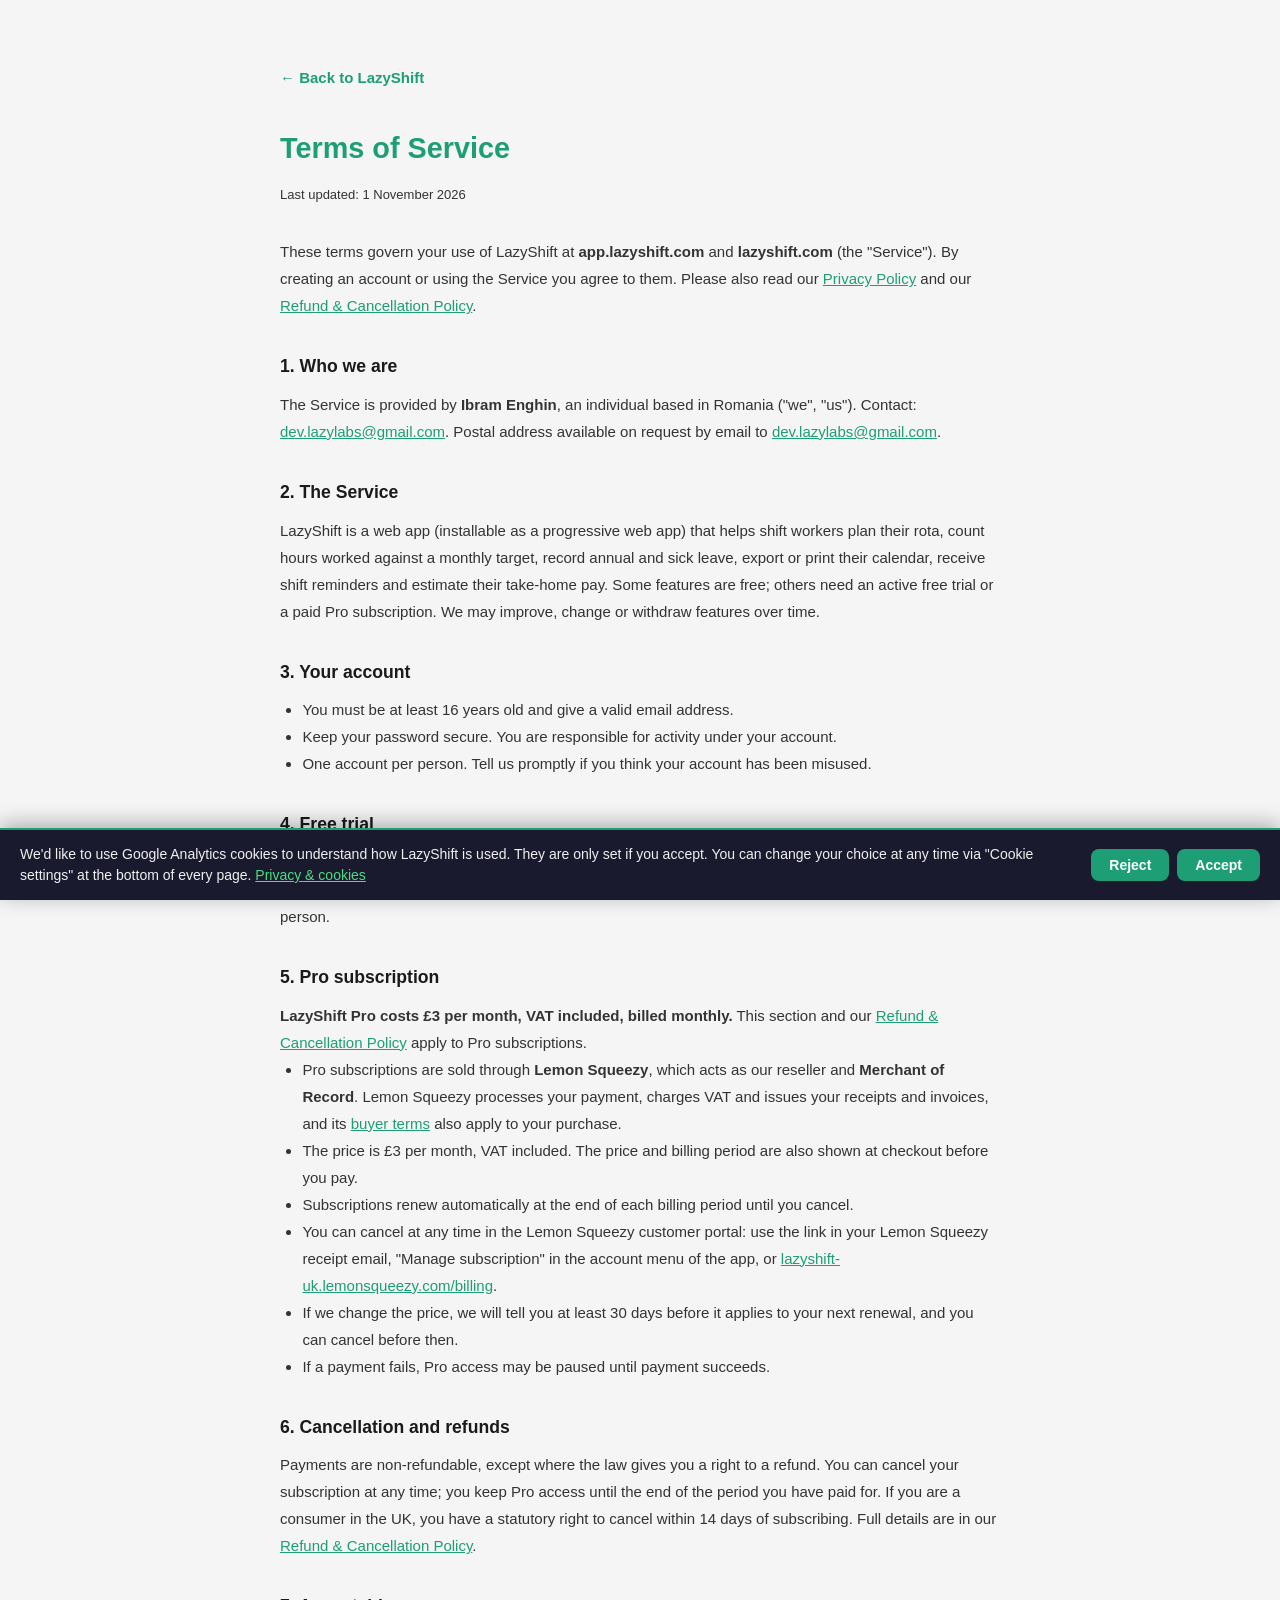
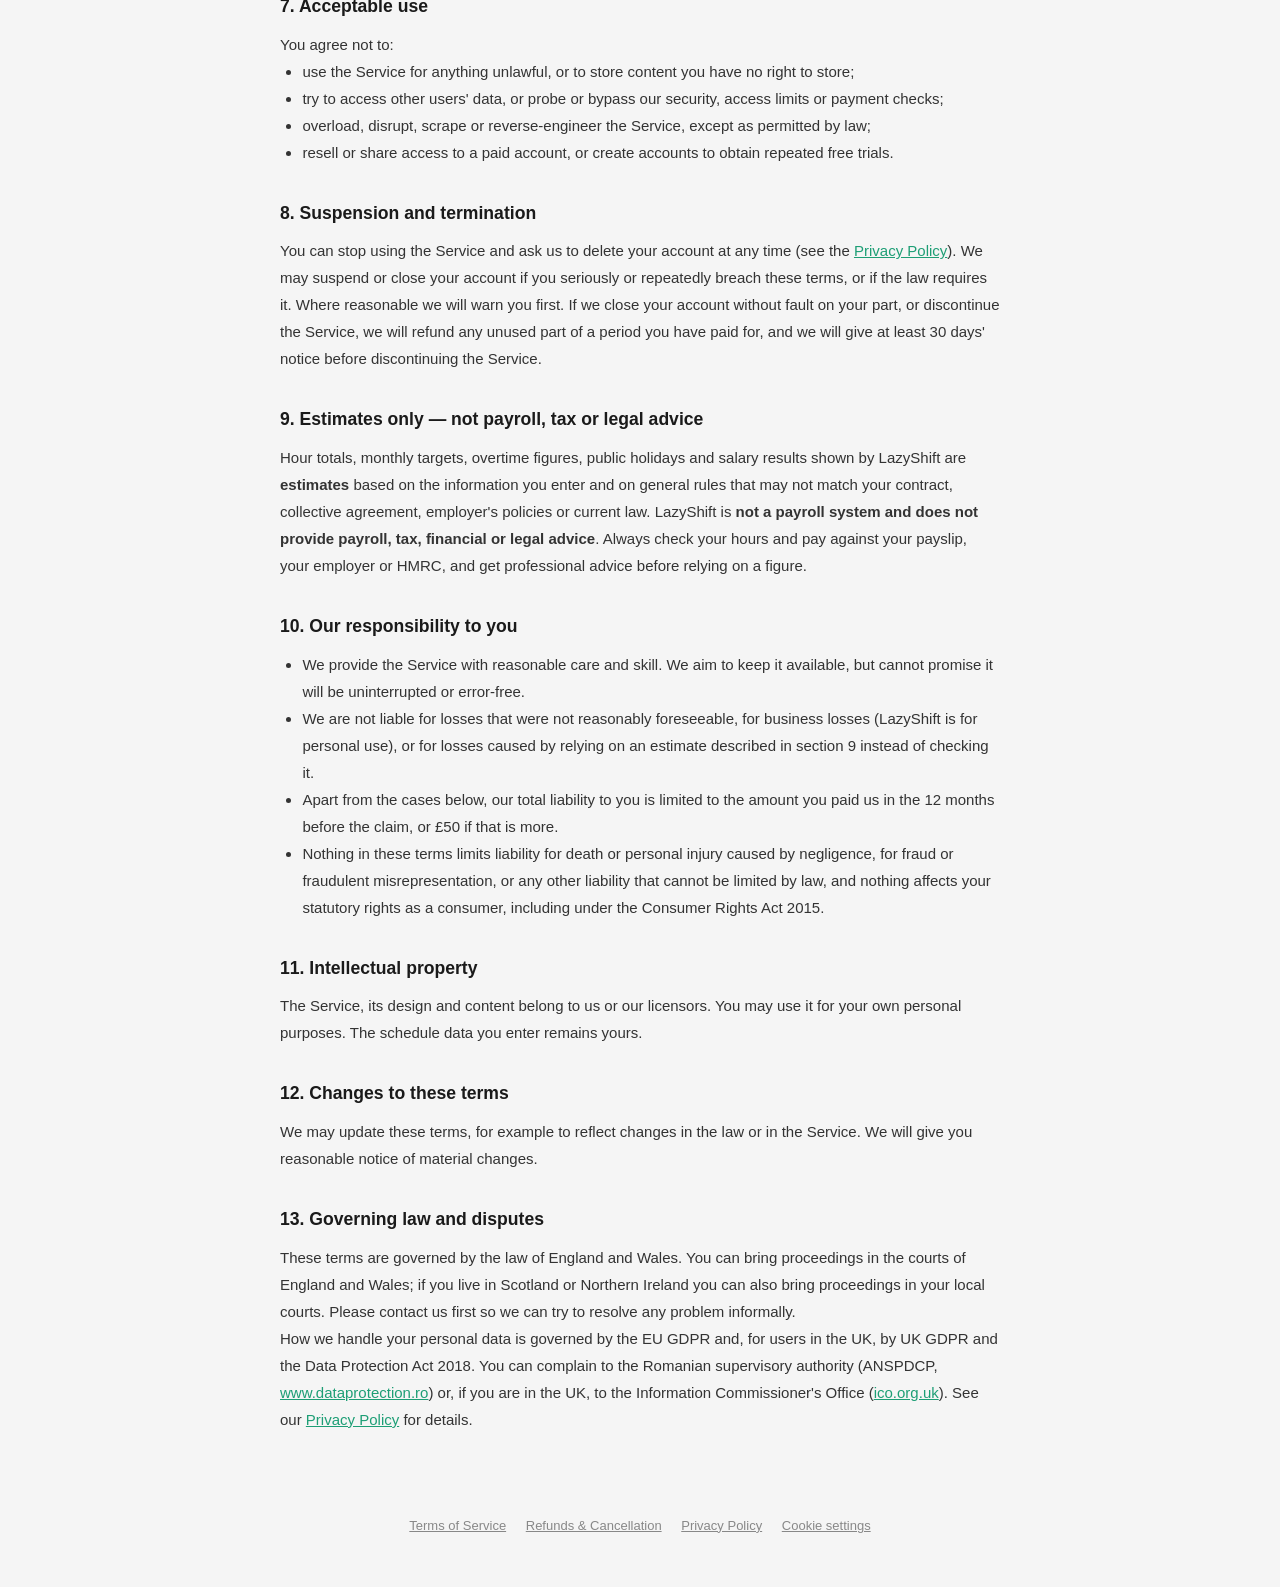
<file: terms.html>
<!DOCTYPE html>
<html lang="en-GB">
<head>
  <meta charset="UTF-8" />
  <script src="/consent.js"></script>
  <meta name="viewport" content="width=device-width, initial-scale=1.0" />
  <title>Terms of Service | LazyShift</title>
  <link rel="icon" type="image/png" href="/icon-192.png" />
  <meta name="description" content="The terms that apply when you use LazyShift, including the free trial." />
  <link rel="canonical" href="https://app.lazyshift.com/terms.html" />
  <meta property="og:title" content="Terms of Service | LazyShift" />
  <meta property="og:description" content="The terms that apply when you use LazyShift, including the free trial." />
  <meta property="og:url" content="https://app.lazyshift.com/terms.html" />
  <meta property="og:type" content="website" />
  <meta property="og:locale" content="en_GB" />
  <meta property="og:image" content="https://app.lazyshift.com/og-image.jpg" />
  <meta name="twitter:card" content="summary_large_image" />
  <meta name="theme-color" content="#1D9E75" />
  <link rel="stylesheet" href="style.css" />
  <style>
    .privacy-wrap {
      max-width: 760px;
      margin: 0 auto;
      padding: 40px 20px 40px;
      line-height: 1.8;
      font-size: 15px;
    }
    .privacy-wrap h1 { font-size: 1.8rem; margin-bottom: 0.5rem; color: #1D9E75; }
    .privacy-wrap h2 { font-size: 1.1rem; margin-top: 2rem; margin-bottom: 0.5rem; }
    .privacy-wrap p, .privacy-wrap li, .privacy-wrap td, .privacy-wrap th { color: var(--text, #333); }
    .privacy-wrap a { color: #1D9E75; }
    .privacy-wrap ul { padding-left: 1.4rem; }
    .privacy-wrap table { width: 100%; border-collapse: collapse; font-size: 14px; line-height: 1.5; margin: 0.75rem 0; }
    .privacy-wrap th, .privacy-wrap td { text-align: left; vertical-align: top; padding: 8px; border-bottom: 1px solid rgba(128,128,128,0.25); }
    .table-scroll { overflow-x: auto; }
    .back-link { display: inline-block; margin-bottom: 2rem; color: #1D9E75; text-decoration: none; font-weight: 600; }
    .back-link:hover { text-decoration: underline; }
    .updated { font-size: 13px; color: #888; margin-bottom: 2rem; }
  </style>
</head>
<body>
<!-- TODO: confirm with a legal adviser whether a geographic address must be published and whether a UK representative under UK GDPR Art. 27 is required. -->
<!-- TODO: confirm with a legal adviser how EU and UK rules apply to this operator. -->
<div class="privacy-wrap">
  <a class="back-link" href="/">← Back to LazyShift</a>
  <h1>Terms of Service</h1>
  <p class="updated">Last updated: 1 November 2026</p>

  <p>
    These terms govern your use of LazyShift at <strong>app.lazyshift.com</strong> and <strong>lazyshift.com</strong>
    (the "Service"). By creating an account or using the Service you agree to them. Please also read our
    <a href="/privacy.html">Privacy Policy</a> and our <a href="/refund.html">Refund &amp; Cancellation Policy</a>.
  </p>

  <h2>1. Who we are</h2>
  <p>
    The Service is provided by <strong>Ibram Enghin</strong>, an individual based in Romania ("we", "us").
    Contact: <a href="mailto:dev.lazylabs@gmail.com">dev.lazylabs@gmail.com</a>.
    Postal address available on request by email to <a href="mailto:dev.lazylabs@gmail.com">dev.lazylabs@gmail.com</a>.
  </p>

  <h2>2. The Service</h2>
  <p>
    LazyShift is a web app (installable as a progressive web app) that helps shift workers plan their rota, count hours
    worked against a monthly target, record annual and sick leave, export or print their calendar, receive shift reminders
    and estimate their take-home pay. Some features are free; others need an active free trial or a paid Pro
    subscription. We may improve, change or withdraw features over time.
  </p>

  <h2>3. Your account</h2>
  <ul>
    <li>You must be at least 16 years old and give a valid email address.</li>
    <li>Keep your password secure. You are responsible for activity under your account.</li>
    <li>One account per person. Tell us promptly if you think your account has been misused.</li>
  </ul>

  <h2>4. Free trial</h2>
  <p>
    When you first sign in, your account gets a <strong>30-day free trial</strong> of the Pro features. No payment card is
    needed and nothing is charged. When the trial ends, your account continues with the free features only. One trial per person.
  </p>

  <h2>5. Pro subscription</h2>
  <p>
    <strong>LazyShift Pro costs £3 per month, VAT included, billed monthly.</strong> This section and our
    <a href="/refund.html">Refund &amp; Cancellation Policy</a> apply to Pro subscriptions.
  </p>
  <ul>
    <li>
      Pro subscriptions are sold through <strong>Lemon Squeezy</strong>, which acts as our reseller and
      <strong>Merchant of Record</strong>. Lemon Squeezy processes your payment, charges VAT and issues
      your receipts and invoices, and its <a href="https://www.lemonsqueezy.com/buyer-terms" target="_blank" rel="noopener">buyer terms</a>
      also apply to your purchase.
    </li>
    <li>The price is £3 per month, VAT included. The price and billing period are also shown at checkout before you pay.</li>
    <li>Subscriptions renew automatically at the end of each billing period until you cancel.</li>
    <li>You can cancel at any time in the Lemon Squeezy customer portal: use the link in your Lemon Squeezy receipt email,
      "Manage subscription" in the account menu of the app, or
      <a href="https://lazyshift-uk.lemonsqueezy.com/billing" target="_blank" rel="noopener">lazyshift-uk.lemonsqueezy.com/billing</a>.</li>
    <li>If we change the price, we will tell you at least 30 days before it applies to your next renewal, and you can cancel before then.</li>
    <li>If a payment fails, Pro access may be paused until payment succeeds.</li>
  </ul>

  <h2>6. Cancellation and refunds</h2>
  <p>
    Payments are non-refundable, except where the law gives you a right to a refund. You can cancel your subscription at
    any time; you keep Pro access until the end of the period you have paid for. If you are a consumer in the UK, you have
    a statutory right to cancel within 14 days of subscribing. Full details are in our
    <a href="/refund.html">Refund &amp; Cancellation Policy</a>.
  </p>

  <h2>7. Acceptable use</h2>
  <p>You agree not to:</p>
  <ul>
    <li>use the Service for anything unlawful, or to store content you have no right to store;</li>
    <li>try to access other users' data, or probe or bypass our security, access limits or payment checks;</li>
    <li>overload, disrupt, scrape or reverse-engineer the Service, except as permitted by law;</li>
    <li>resell or share access to a paid account, or create accounts to obtain repeated free trials.</li>
  </ul>

  <h2>8. Suspension and termination</h2>
  <p>
    You can stop using the Service and ask us to delete your account at any time (see the
    <a href="/privacy.html">Privacy Policy</a>). We may suspend or close your account if you seriously or repeatedly
    breach these terms, or if the law requires it. Where reasonable we will warn you first. If we close your account
    without fault on your part, or discontinue the Service, we will refund any unused part of a period you have paid for,
    and we will give at least 30 days' notice before discontinuing the Service.
  </p>

  <h2>9. Estimates only — not payroll, tax or legal advice</h2>
  <p>
    Hour totals, monthly targets, overtime figures, public holidays and salary results shown by LazyShift are
    <strong>estimates</strong> based on the information you enter and on general rules that may not match your contract,
    collective agreement, employer's policies or current law. LazyShift is <strong>not a payroll system and does not provide
    payroll, tax, financial or legal advice</strong>. Always check your hours and pay against your payslip, your employer
    or HMRC, and get professional advice before relying on a figure.
  </p>

  <h2>10. Our responsibility to you</h2>
  <ul>
    <li>We provide the Service with reasonable care and skill. We aim to keep it available, but cannot promise it will be uninterrupted or error-free.</li>
    <li>We are not liable for losses that were not reasonably foreseeable, for business losses (LazyShift is for personal use), or for losses caused by relying on an estimate described in section 9 instead of checking it.</li>
    <li>Apart from the cases below, our total liability to you is limited to the amount you paid us in the 12 months before the claim, or £50 if that is more.</li>
    <li>Nothing in these terms limits liability for death or personal injury caused by negligence, for fraud or fraudulent misrepresentation, or any other liability that cannot be limited by law, and nothing affects your statutory rights as a consumer, including under the Consumer Rights Act 2015.</li>
  </ul>

  <h2>11. Intellectual property</h2>
  <p>
    The Service, its design and content belong to us or our licensors. You may use it for your own personal purposes.
    The schedule data you enter remains yours.
  </p>

  <h2>12. Changes to these terms</h2>
  <p>
    We may update these terms, for example to reflect changes in the law or in the Service.
    We will give you reasonable notice of material changes.
  </p>

  <h2>13. Governing law and disputes</h2>
  <p>
    These terms are governed by the law of England and Wales. You can bring proceedings in the courts of England and Wales;
    if you live in Scotland or Northern Ireland you can also bring proceedings in your local courts. Please contact us first
    so we can try to resolve any problem informally.
  </p>
  <p>
    How we handle your personal data is governed by the EU GDPR and, for users in the UK, by UK GDPR and the Data
    Protection Act 2018. You can complain to the Romanian supervisory authority (ANSPDCP,
    <a href="https://www.dataprotection.ro" target="_blank" rel="noopener">www.dataprotection.ro</a>) or, if you are in the UK,
    to the Information Commissioner's Office (<a href="https://ico.org.uk/make-a-complaint/" target="_blank" rel="noopener">ico.org.uk</a>).
    See our <a href="/privacy.html">Privacy Policy</a> for details.
  </p>
</div>

  <footer class="site-footer">
    <a href="/terms.html">Terms of Service</a>
    <a href="/refund.html">Refunds &amp; Cancellation</a>
    <a href="/privacy.html">Privacy Policy</a>
    <button type="button" onclick="openCookieSettings()">Cookie settings</button>
  </footer>
</body>
</html>
</file>
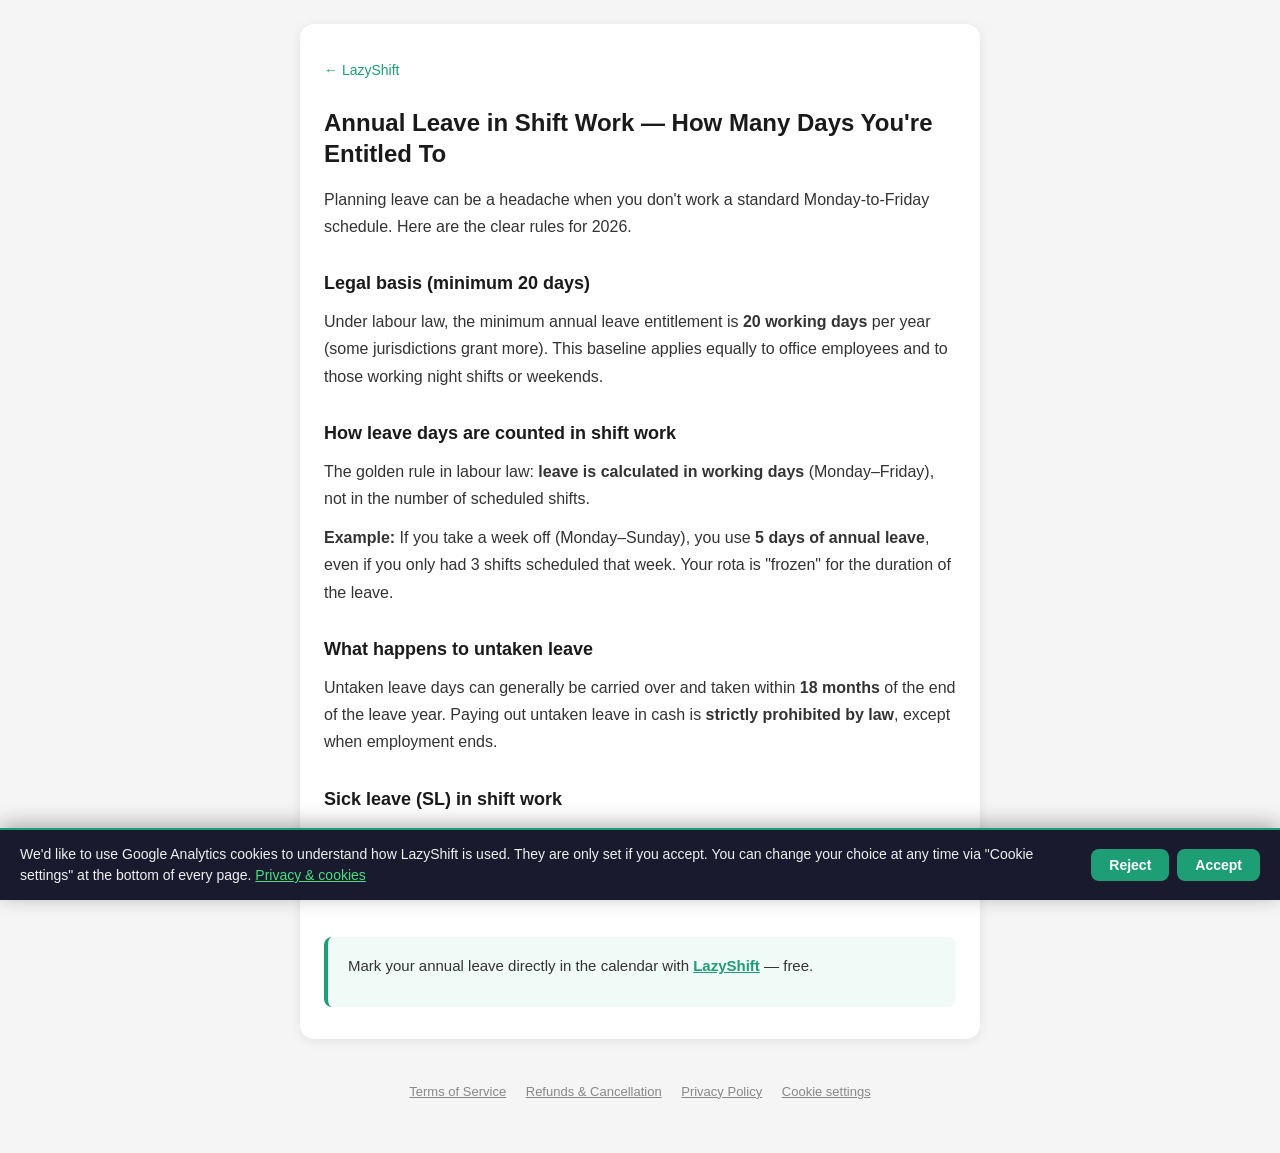
<file: articles/leave-in-shifts.html>
<!DOCTYPE html>
<html lang="en" data-theme="light">
<head>
  <meta charset="UTF-8" />
  <script src="/consent.js"></script>
  <meta name="viewport" content="width=device-width, initial-scale=1.0" />
  <title>Annual Leave in Shift Work 2026 — How Many Days You're Entitled To</title>
  <meta name="robots" content="noindex" />
  <link rel="icon" type="image/png" href="/icon-192.png" />
  <meta name="description" content="How annual leave is calculated when you work shifts. Legal basis, counting leave days in a rota, and what happens to untaken leave." />
  <link rel="canonical" href="https://app.lazyshift.com/articles/leave-in-shifts.html" />
  <link rel="stylesheet" href="../article.css" />
</head>
<body>
  <div class="wrap">
    <nav class="breadcrumb"><a href="/">← LazyShift</a></nav>
    <article>
      <h1>Annual Leave in Shift Work — How Many Days You're Entitled To</h1>
      <p>Planning leave can be a headache when you don't work a standard Monday-to-Friday schedule. Here are the clear rules for 2026.</p>

      <h2>Legal basis (minimum 20 days)</h2>
      <p>Under labour law, the minimum annual leave entitlement is <strong>20 working days</strong> per year (some jurisdictions grant more). This baseline applies equally to office employees and to those working night shifts or weekends.</p>

      <h2>How leave days are counted in shift work</h2>
      <p>The golden rule in labour law: <strong>leave is calculated in working days</strong> (Monday–Friday), not in the number of scheduled shifts.</p>
      <p><strong>Example:</strong> If you take a week off (Monday–Sunday), you use <strong>5 days of annual leave</strong>, even if you only had 3 shifts scheduled that week. Your rota is "frozen" for the duration of the leave.</p>

      <h2>What happens to untaken leave</h2>
      <p>Untaken leave days can generally be carried over and taken within <strong>18 months</strong> of the end of the leave year. Paying out untaken leave in cash is <strong>strictly prohibited by law</strong>, except when employment ends.</p>

      <h2>Sick leave (SL) in shift work</h2>
      <p>Sick leave is separate from annual leave. It is recorded on the basis of a medical certificate and the hours are treated as "justified absence" — deducted from the monthly norm without counting as hours worked. They do not consume annual leave entitlement.</p>

      <div class="cta-box">
        <p>Mark your annual leave directly in the calendar with <a href="/">LazyShift</a> — free.</p>
      </div>
    </article>
  </div>
  <footer class="site-footer">
    <a href="/terms.html">Terms of Service</a>
    <a href="/refund.html">Refunds &amp; Cancellation</a>
    <a href="/privacy.html">Privacy Policy</a>
    <button type="button" onclick="openCookieSettings()">Cookie settings</button>
  </footer>
</body>
</html>
</file>
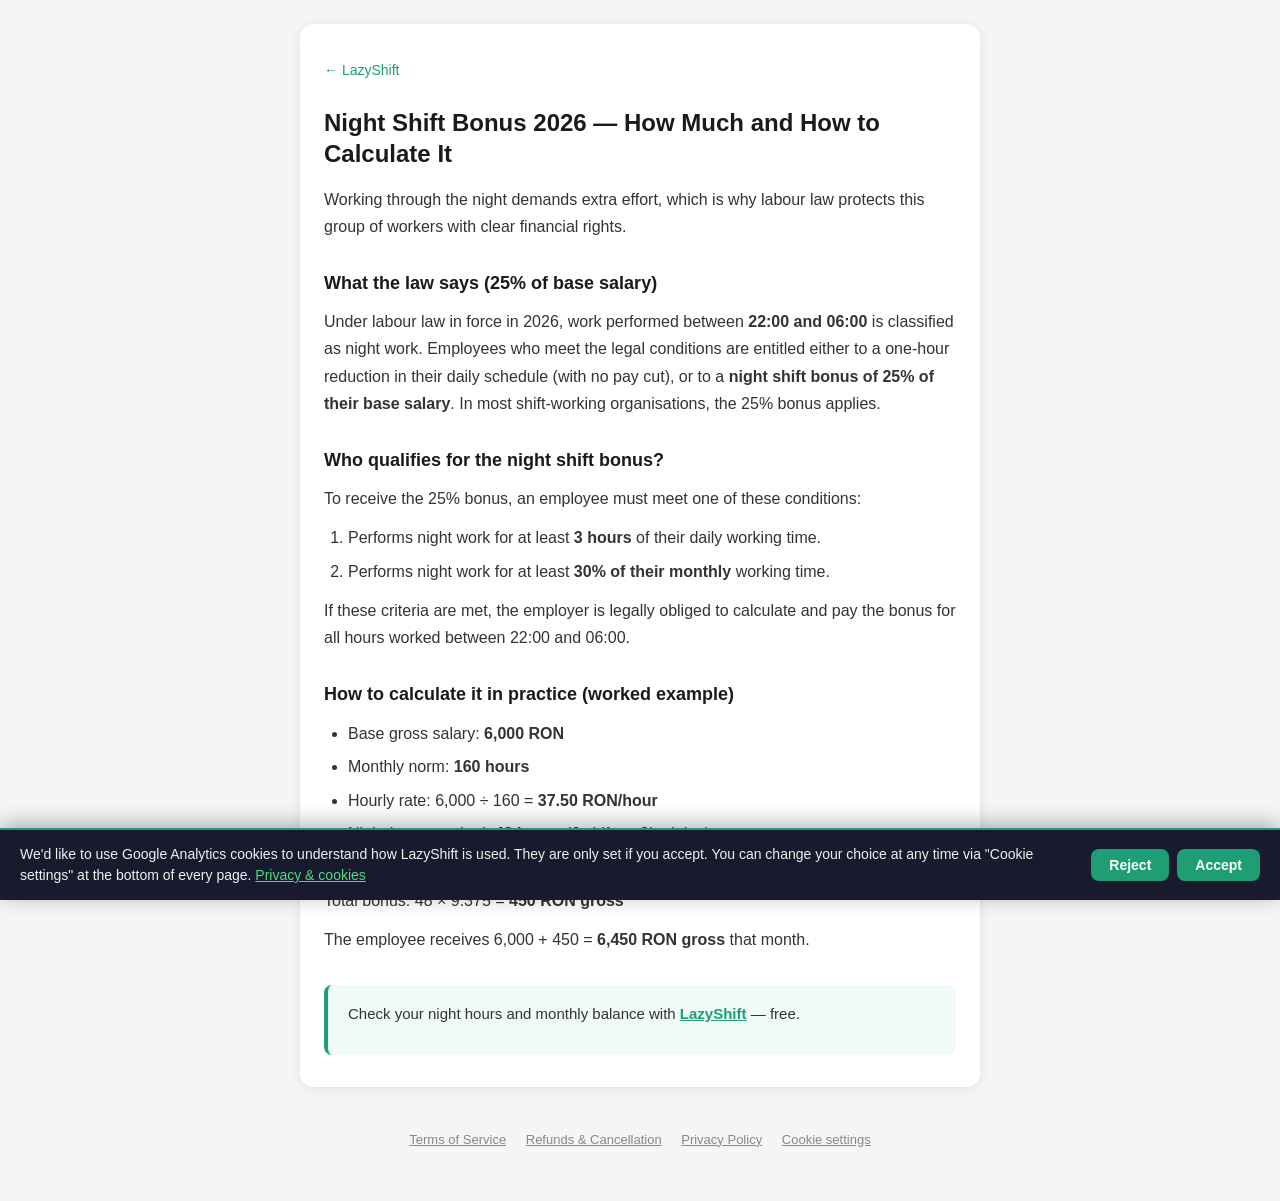
<file: articles/night-shift-bonus.html>
<!DOCTYPE html>
<html lang="en" data-theme="light">
<head>
  <meta charset="UTF-8" />
  <script src="/consent.js"></script>
  <meta name="viewport" content="width=device-width, initial-scale=1.0" />
  <title>Night Shift Bonus 2026 — How Much and How to Calculate It</title>
  <meta name="robots" content="noindex" />
  <link rel="icon" type="image/png" href="/icon-192.png" />
  <meta name="description" content="Everything you need to know about the night shift bonus in 2026: legal percentage, who qualifies and a concrete calculation example." />
  <link rel="canonical" href="https://app.lazyshift.com/articles/night-shift-bonus.html" />
  <link rel="stylesheet" href="../article.css" />
</head>
<body>
  <div class="wrap">
    <nav class="breadcrumb"><a href="/">← LazyShift</a></nav>
    <article>
      <h1>Night Shift Bonus 2026 — How Much and How to Calculate It</h1>
      <p>Working through the night demands extra effort, which is why labour law protects this group of workers with clear financial rights.</p>

      <h2>What the law says (25% of base salary)</h2>
      <p>Under labour law in force in 2026, work performed between <strong>22:00 and 06:00</strong> is classified as night work. Employees who meet the legal conditions are entitled either to a one-hour reduction in their daily schedule (with no pay cut), or to a <strong>night shift bonus of 25% of their base salary</strong>. In most shift-working organisations, the 25% bonus applies.</p>

      <h2>Who qualifies for the night shift bonus?</h2>
      <p>To receive the 25% bonus, an employee must meet one of these conditions:</p>
      <ol>
        <li>Performs night work for at least <strong>3 hours</strong> of their daily working time.</li>
        <li>Performs night work for at least <strong>30% of their monthly</strong> working time.</li>
      </ol>
      <p>If these criteria are met, the employer is legally obliged to calculate and pay the bonus for all hours worked between 22:00 and 06:00.</p>

      <h2>How to calculate it in practice (worked example)</h2>
      <ul>
        <li>Base gross salary: <strong>6,000 RON</strong></li>
        <li>Monthly norm: <strong>160 hours</strong></li>
        <li>Hourly rate: 6,000 ÷ 160 = <strong>37.50 RON/hour</strong></li>
        <li>Night hours worked: <strong>48 hours</strong> (6 shifts × 8h nights)</li>
      </ul>
      <p>Bonus per hour: 25% × 37.50 = <strong>9.375 RON/hour</strong><br/>
      Total bonus: 48 × 9.375 = <strong>450 RON gross</strong></p>
      <p>The employee receives 6,000 + 450 = <strong>6,450 RON gross</strong> that month.</p>

      <div class="cta-box">
        <p>Check your night hours and monthly balance with <a href="/">LazyShift</a> — free.</p>
      </div>
    </article>
  </div>
  <footer class="site-footer">
    <a href="/terms.html">Terms of Service</a>
    <a href="/refund.html">Refunds &amp; Cancellation</a>
    <a href="/privacy.html">Privacy Policy</a>
    <button type="button" onclick="openCookieSettings()">Cookie settings</button>
  </footer>
</body>
</html>
</file>
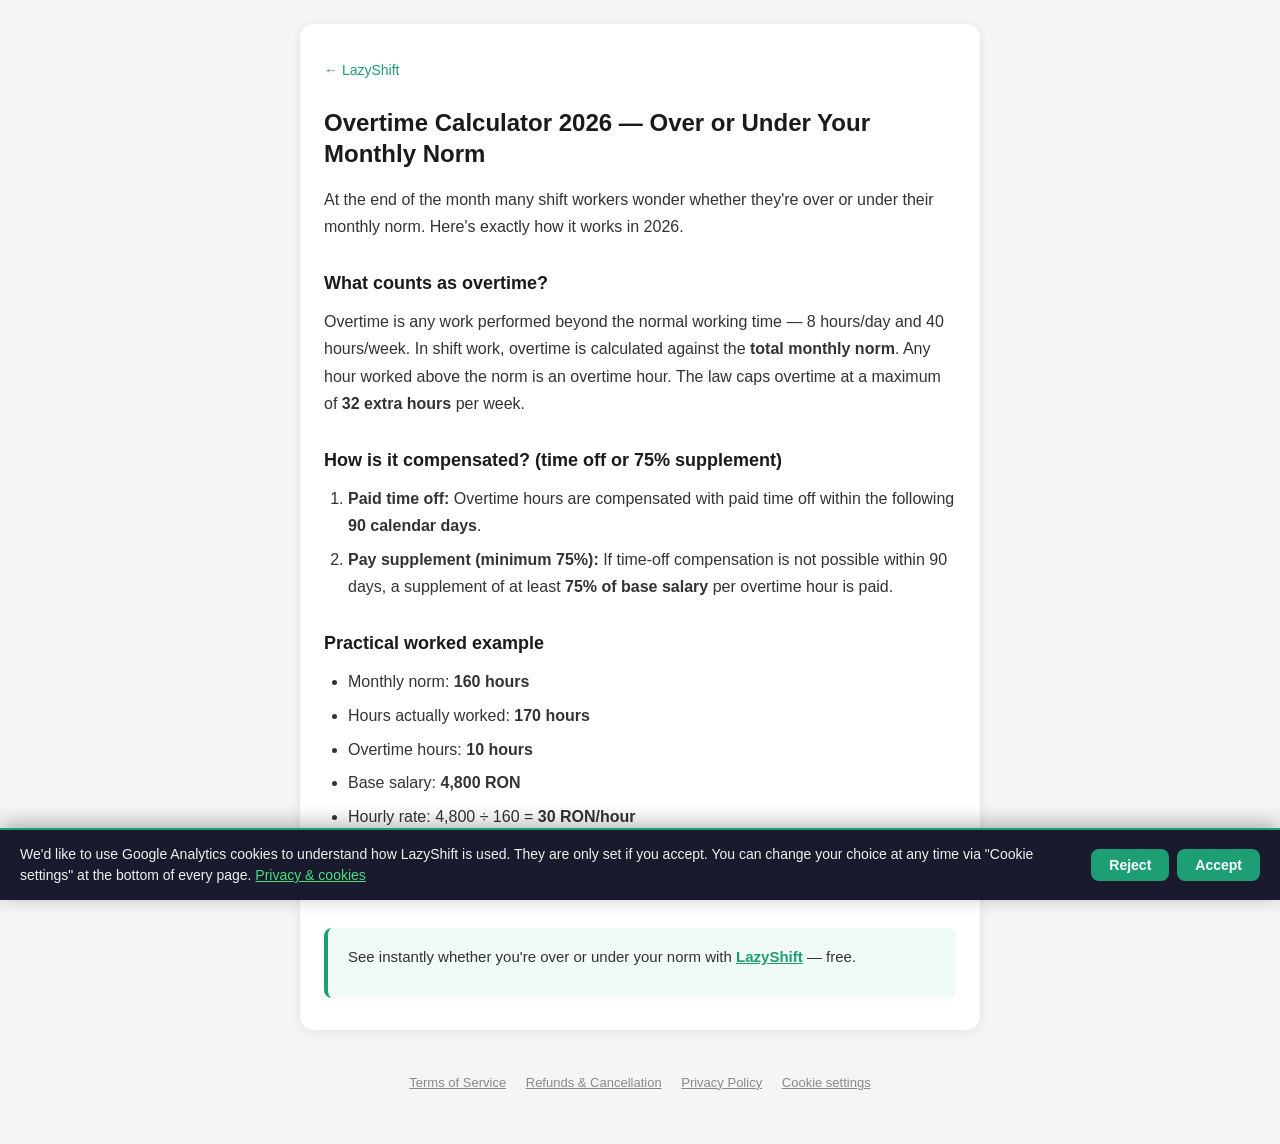
<file: articles/overtime.html>
<!DOCTYPE html>
<html lang="en" data-theme="light">
<head>
  <meta charset="UTF-8" />
  <script src="/consent.js"></script>
  <meta name="viewport" content="width=device-width, initial-scale=1.0" />
  <title>Overtime Calculator 2026 — Over or Under Your Monthly Norm</title>
  <meta name="robots" content="noindex" />
  <link rel="icon" type="image/png" href="/icon-192.png" />
  <meta name="description" content="How overtime works in 2026. Legal definition, compensation as time off or 75% pay supplement, and a practical worked example." />
  <link rel="canonical" href="https://app.lazyshift.com/articles/overtime.html" />
  <link rel="stylesheet" href="../article.css" />
</head>
<body>
  <div class="wrap">
    <nav class="breadcrumb"><a href="/">← LazyShift</a></nav>
    <article>
      <h1>Overtime Calculator 2026 — Over or Under Your Monthly Norm</h1>
      <p>At the end of the month many shift workers wonder whether they're over or under their monthly norm. Here's exactly how it works in 2026.</p>

      <h2>What counts as overtime?</h2>
      <p>Overtime is any work performed beyond the normal working time — 8 hours/day and 40 hours/week. In shift work, overtime is calculated against the <strong>total monthly norm</strong>. Any hour worked above the norm is an overtime hour. The law caps overtime at a maximum of <strong>32 extra hours</strong> per week.</p>

      <h2>How is it compensated? (time off or 75% supplement)</h2>
      <ol>
        <li><strong>Paid time off:</strong> Overtime hours are compensated with paid time off within the following <strong>90 calendar days</strong>.</li>
        <li><strong>Pay supplement (minimum 75%):</strong> If time-off compensation is not possible within 90 days, a supplement of at least <strong>75% of base salary</strong> per overtime hour is paid.</li>
      </ol>

      <h2>Practical worked example</h2>
      <ul>
        <li>Monthly norm: <strong>160 hours</strong></li>
        <li>Hours actually worked: <strong>170 hours</strong></li>
        <li>Overtime hours: <strong>10 hours</strong></li>
        <li>Base salary: <strong>4,800 RON</strong></li>
        <li>Hourly rate: 4,800 ÷ 160 = <strong>30 RON/hour</strong></li>
      </ul>
      <p>Overtime hour value with 75% supplement: 30 + (75% × 30) = <strong>52.50 RON/hour</strong><br/>
      Total overtime pay: 10 × 52.50 = <strong>525 RON gross</strong></p>

      <div class="cta-box">
        <p>See instantly whether you're over or under your norm with <a href="/">LazyShift</a> — free.</p>
      </div>
    </article>
  </div>
  <footer class="site-footer">
    <a href="/terms.html">Terms of Service</a>
    <a href="/refund.html">Refunds &amp; Cancellation</a>
    <a href="/privacy.html">Privacy Policy</a>
    <button type="button" onclick="openCookieSettings()">Cookie settings</button>
  </footer>
</body>
</html>
</file>
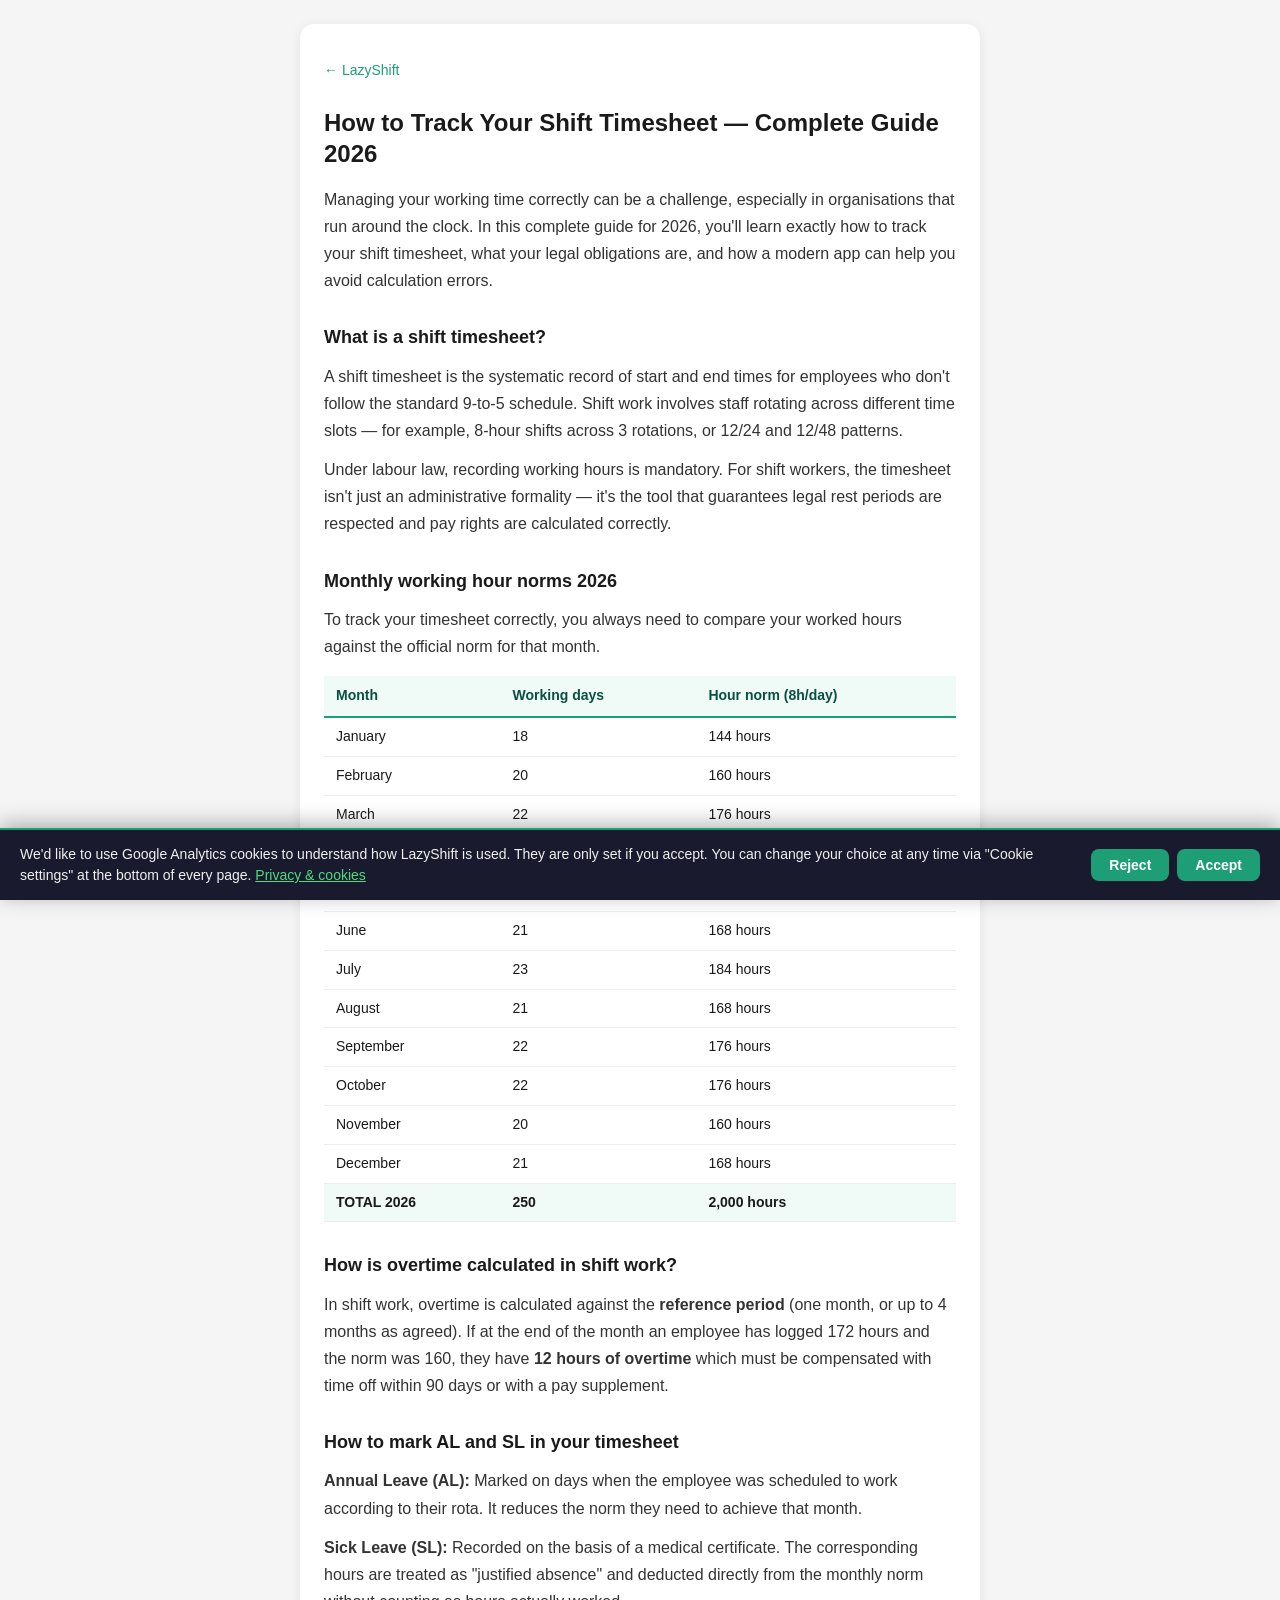
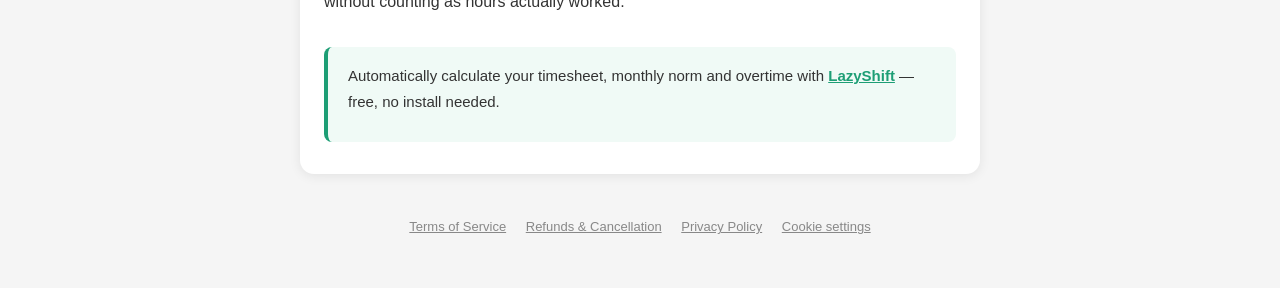
<file: articles/shift-timesheet.html>
<!DOCTYPE html>
<html lang="en" data-theme="light">
<head>
  <meta charset="UTF-8" />
  <script src="/consent.js"></script>
  <meta name="viewport" content="width=device-width, initial-scale=1.0" />
  <title>How to Track Your Shift Timesheet — Complete Guide 2026</title>
  <meta name="robots" content="noindex" />
  <link rel="icon" type="image/png" href="/icon-192.png" />
  <meta name="description" content="Complete guide to tracking your shift work timesheet in 2026. Monthly hour norms, overtime, annual leave and sick leave explained step by step." />
  <link rel="canonical" href="https://app.lazyshift.com/articles/shift-timesheet.html" />
  <link rel="stylesheet" href="../article.css" />
  <script type="application/ld+json">
  {
    "@context": "https://schema.org",
    "@type": "Article",
    "headline": "How to Track Your Shift Timesheet — Complete Guide 2026",
    "inLanguage": "en",
    "url": "https://app.lazyshift.com/articles/shift-timesheet.html",
    "publisher": { "@type": "Organization", "name": "LazyShift", "url": "https://app.lazyshift.com" }
  }
  </script>
</head>
<body>
  <div class="wrap">
    <nav class="breadcrumb"><a href="/">← LazyShift</a></nav>
    <article>
      <h1>How to Track Your Shift Timesheet — Complete Guide 2026</h1>
      <p>Managing your working time correctly can be a challenge, especially in organisations that run around the clock. In this complete guide for 2026, you'll learn exactly how to track your shift timesheet, what your legal obligations are, and how a modern app can help you avoid calculation errors.</p>

      <h2>What is a shift timesheet?</h2>
      <p>A shift timesheet is the systematic record of start and end times for employees who don't follow the standard 9-to-5 schedule. Shift work involves staff rotating across different time slots — for example, 8-hour shifts across 3 rotations, or 12/24 and 12/48 patterns.</p>
      <p>Under labour law, recording working hours is mandatory. For shift workers, the timesheet isn't just an administrative formality — it's the tool that guarantees legal rest periods are respected and pay rights are calculated correctly.</p>

      <h2>Monthly working hour norms 2026</h2>
      <p>To track your timesheet correctly, you always need to compare your worked hours against the official norm for that month.</p>
      <table>
        <thead><tr><th>Month</th><th>Working days</th><th>Hour norm (8h/day)</th></tr></thead>
        <tbody>
          <tr><td>January</td><td>18</td><td>144 hours</td></tr>
          <tr><td>February</td><td>20</td><td>160 hours</td></tr>
          <tr><td>March</td><td>22</td><td>176 hours</td></tr>
          <tr><td>April</td><td>20</td><td>160 hours</td></tr>
          <tr><td>May</td><td>20</td><td>160 hours</td></tr>
          <tr><td>June</td><td>21</td><td>168 hours</td></tr>
          <tr><td>July</td><td>23</td><td>184 hours</td></tr>
          <tr><td>August</td><td>21</td><td>168 hours</td></tr>
          <tr><td>September</td><td>22</td><td>176 hours</td></tr>
          <tr><td>October</td><td>22</td><td>176 hours</td></tr>
          <tr><td>November</td><td>20</td><td>160 hours</td></tr>
          <tr><td>December</td><td>21</td><td>168 hours</td></tr>
          <tr class="total"><td><strong>TOTAL 2026</strong><td><strong>250</strong></td><td><strong>2,000 hours</strong></td></tr>
        </tbody>
      </table>

      <h2>How is overtime calculated in shift work?</h2>
      <p>In shift work, overtime is calculated against the <strong>reference period</strong> (one month, or up to 4 months as agreed). If at the end of the month an employee has logged 172 hours and the norm was 160, they have <strong>12 hours of overtime</strong> which must be compensated with time off within 90 days or with a pay supplement.</p>

      <h2>How to mark AL and SL in your timesheet</h2>
      <p><strong>Annual Leave (AL):</strong> Marked on days when the employee was scheduled to work according to their rota. It reduces the norm they need to achieve that month.</p>
      <p><strong>Sick Leave (SL):</strong> Recorded on the basis of a medical certificate. The corresponding hours are treated as "justified absence" and deducted directly from the monthly norm without counting as hours actually worked.</p>

      <div class="cta-box">
        <p>Automatically calculate your timesheet, monthly norm and overtime with <a href="/">LazyShift</a> — free, no install needed.</p>
      </div>
    </article>
  </div>
  <footer class="site-footer">
    <a href="/terms.html">Terms of Service</a>
    <a href="/refund.html">Refunds &amp; Cancellation</a>
    <a href="/privacy.html">Privacy Policy</a>
    <button type="button" onclick="openCookieSettings()">Cookie settings</button>
  </footer>
</body>
</html>
</file>
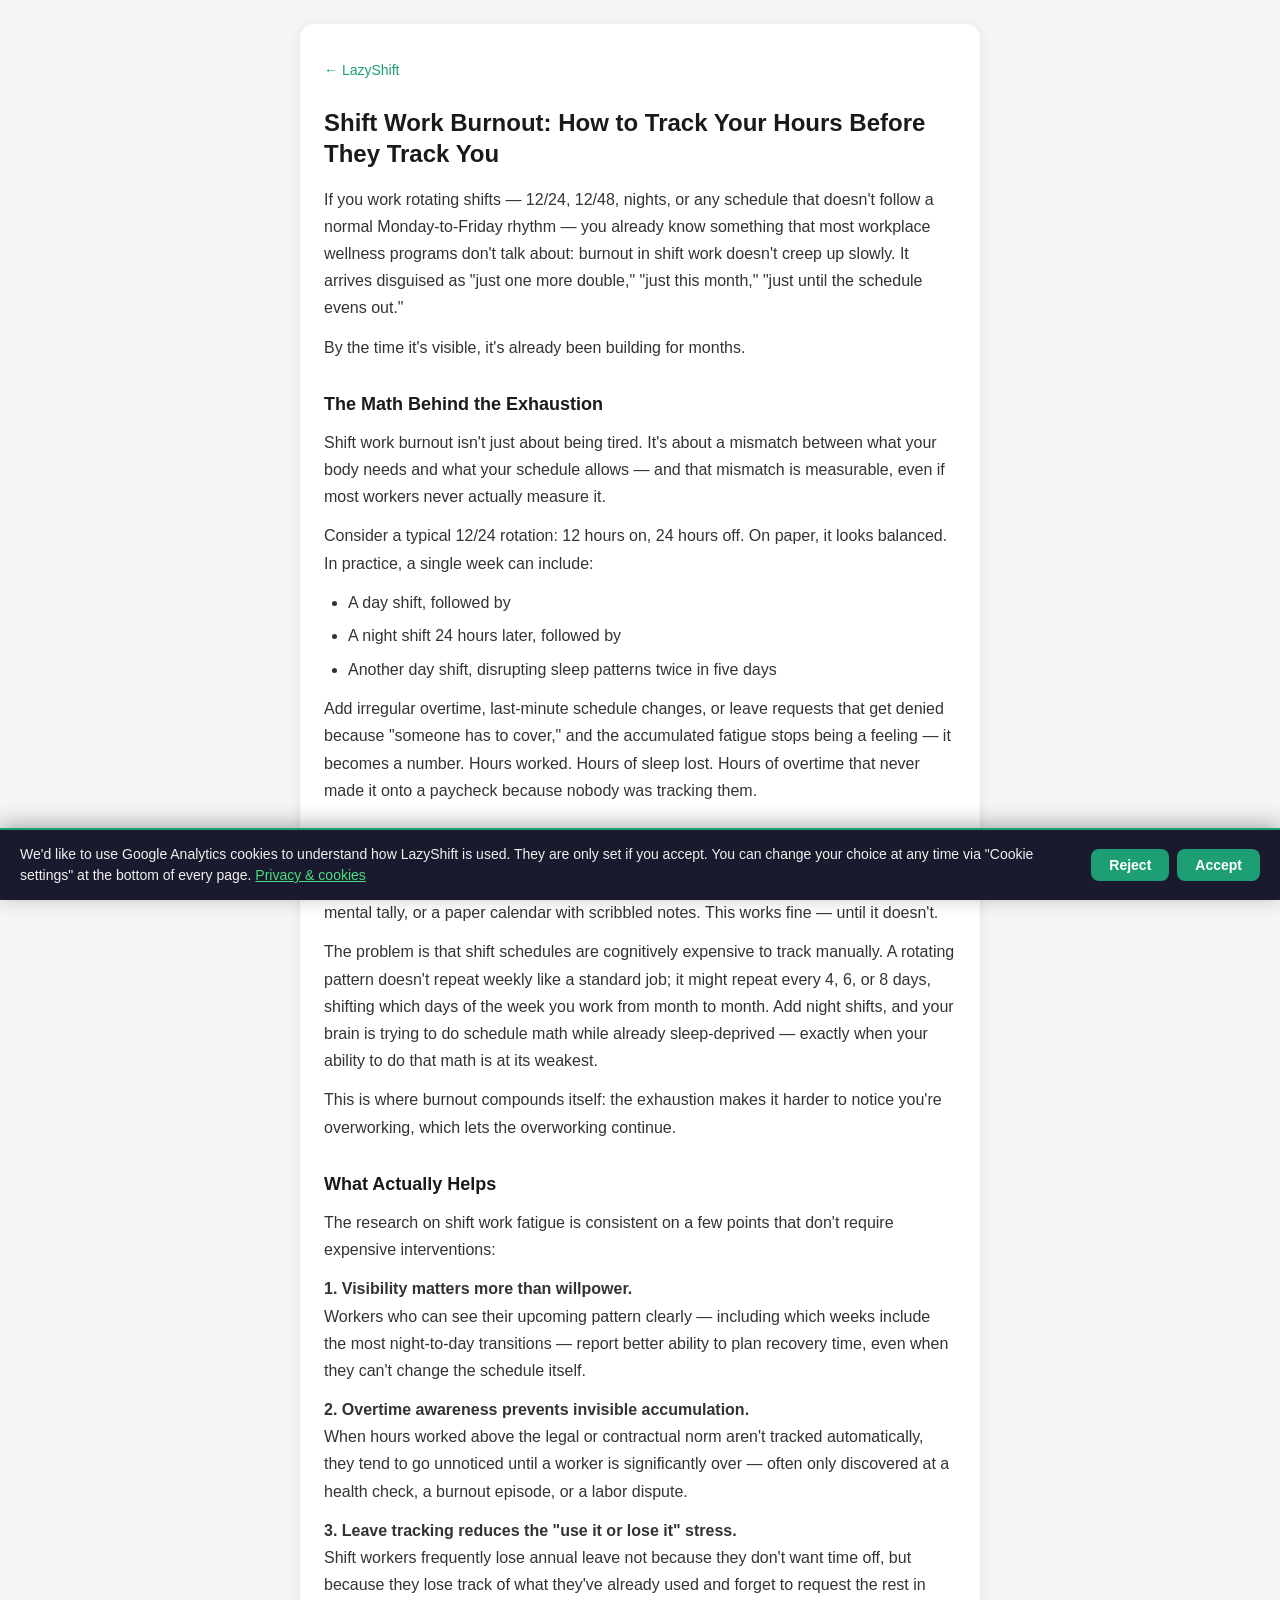
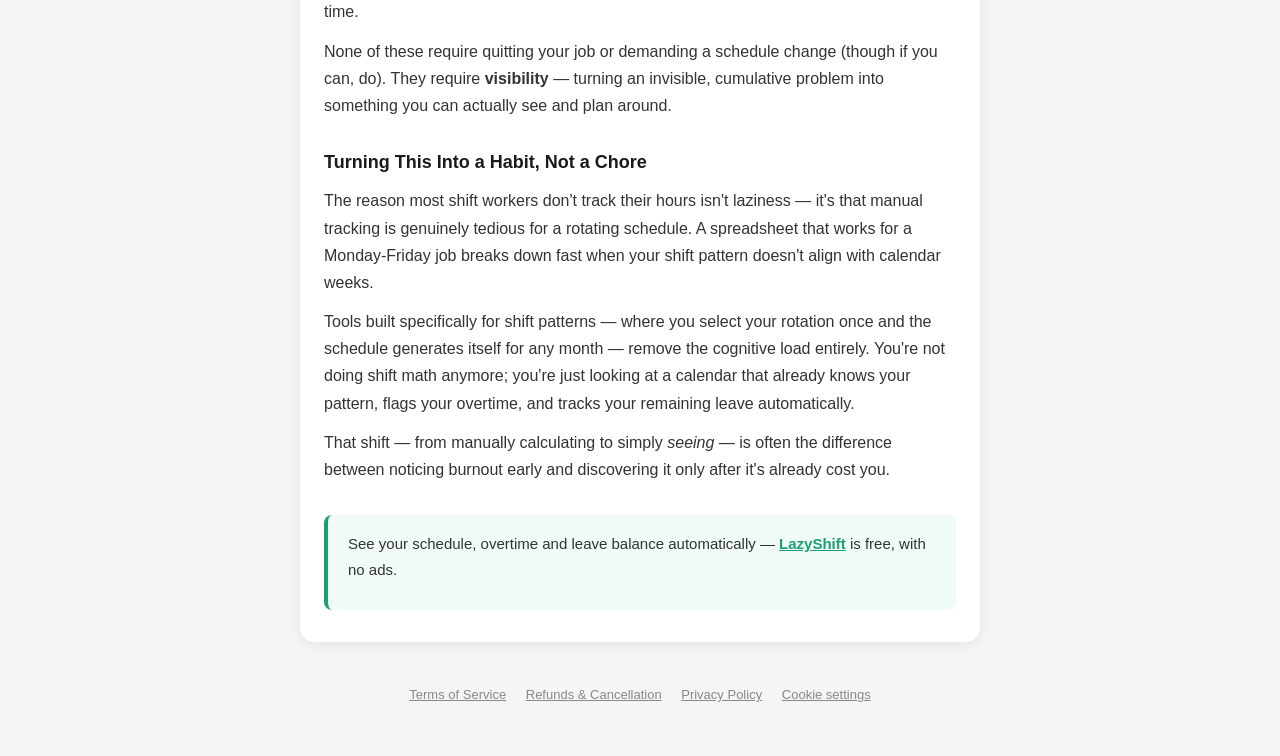
<file: articles/shift-work-burnout.html>
<!DOCTYPE html>
<html lang="en" data-theme="light">
<head>
  <meta charset="UTF-8" />
  <script src="/consent.js"></script>
  <meta name="viewport" content="width=device-width, initial-scale=1.0" />
  <title>Shift Work Burnout: How to Track Your Hours Before They Track You</title>
  <link rel="icon" type="image/png" href="/icon-192.png" />
  <meta name="description" content="Shift work burnout doesn't creep up slowly. Learn how tracking your hours, overtime and leave can make the invisible visible — before it costs you." />
  <link rel="canonical" href="https://app.lazyshift.com/articles/shift-work-burnout.html" />
  <link rel="stylesheet" href="../article.css" />
</head>
<body>
  <div class="wrap">
    <nav class="breadcrumb"><a href="/">← LazyShift</a></nav>
    <article>
      <h1>Shift Work Burnout: How to Track Your Hours Before They Track You</h1>
      <p>If you work rotating shifts — 12/24, 12/48, nights, or any schedule that doesn't follow a normal Monday-to-Friday rhythm — you already know something that most workplace wellness programs don't talk about: burnout in shift work doesn't creep up slowly. It arrives disguised as "just one more double," "just this month," "just until the schedule evens out."</p>
      <p>By the time it's visible, it's already been building for months.</p>

      <h2>The Math Behind the Exhaustion</h2>
      <p>Shift work burnout isn't just about being tired. It's about a mismatch between what your body needs and what your schedule allows — and that mismatch is measurable, even if most workers never actually measure it.</p>
      <p>Consider a typical 12/24 rotation: 12 hours on, 24 hours off. On paper, it looks balanced. In practice, a single week can include:</p>
      <ul>
        <li>A day shift, followed by</li>
        <li>A night shift 24 hours later, followed by</li>
        <li>Another day shift, disrupting sleep patterns twice in five days</li>
      </ul>
      <p>Add irregular overtime, last-minute schedule changes, or leave requests that get denied because "someone has to cover," and the accumulated fatigue stops being a feeling — it becomes a number. Hours worked. Hours of sleep lost. Hours of overtime that never made it onto a paycheck because nobody was tracking them.</p>

      <h2>Why "I'll Just Remember" Doesn't Work</h2>
      <p>Most shift workers don't track their hours in any structured way. They rely on memory, a mental tally, or a paper calendar with scribbled notes. This works fine — until it doesn't.</p>
      <p>The problem is that shift schedules are cognitively expensive to track manually. A rotating pattern doesn't repeat weekly like a standard job; it might repeat every 4, 6, or 8 days, shifting which days of the week you work from month to month. Add night shifts, and your brain is trying to do schedule math while already sleep-deprived — exactly when your ability to do that math is at its weakest.</p>
      <p>This is where burnout compounds itself: the exhaustion makes it harder to notice you're overworking, which lets the overworking continue.</p>

      <h2>What Actually Helps</h2>
      <p>The research on shift work fatigue is consistent on a few points that don't require expensive interventions:</p>
      <p><strong>1. Visibility matters more than willpower.</strong><br />
      Workers who can see their upcoming pattern clearly — including which weeks include the most night-to-day transitions — report better ability to plan recovery time, even when they can't change the schedule itself.</p>
      <p><strong>2. Overtime awareness prevents invisible accumulation.</strong><br />
      When hours worked above the legal or contractual norm aren't tracked automatically, they tend to go unnoticed until a worker is significantly over — often only discovered at a health check, a burnout episode, or a labor dispute.</p>
      <p><strong>3. Leave tracking reduces the "use it or lose it" stress.</strong><br />
      Shift workers frequently lose annual leave not because they don't want time off, but because they lose track of what they've already used and forget to request the rest in time.</p>
      <p>None of these require quitting your job or demanding a schedule change (though if you can, do). They require <strong>visibility</strong> — turning an invisible, cumulative problem into something you can actually see and plan around.</p>

      <h2>Turning This Into a Habit, Not a Chore</h2>
      <p>The reason most shift workers don't track their hours isn't laziness — it's that manual tracking is genuinely tedious for a rotating schedule. A spreadsheet that works for a Monday-Friday job breaks down fast when your shift pattern doesn't align with calendar weeks.</p>
      <p>Tools built specifically for shift patterns — where you select your rotation once and the schedule generates itself for any month — remove the cognitive load entirely. You're not doing shift math anymore; you're just looking at a calendar that already knows your pattern, flags your overtime, and tracks your remaining leave automatically.</p>
      <p>That shift — from manually calculating to simply <em>seeing</em> — is often the difference between noticing burnout early and discovering it only after it's already cost you.</p>

      <div class="cta-box">
        <p>See your schedule, overtime and leave balance automatically — <a href="/">LazyShift</a> is free, with no ads.</p>
      </div>
    </article>
  </div>
  <footer class="site-footer">
    <a href="/terms.html">Terms of Service</a>
    <a href="/refund.html">Refunds &amp; Cancellation</a>
    <a href="/privacy.html">Privacy Policy</a>
    <button type="button" onclick="openCookieSettings()">Cookie settings</button>
  </footer>
</body>
</html>
</file>
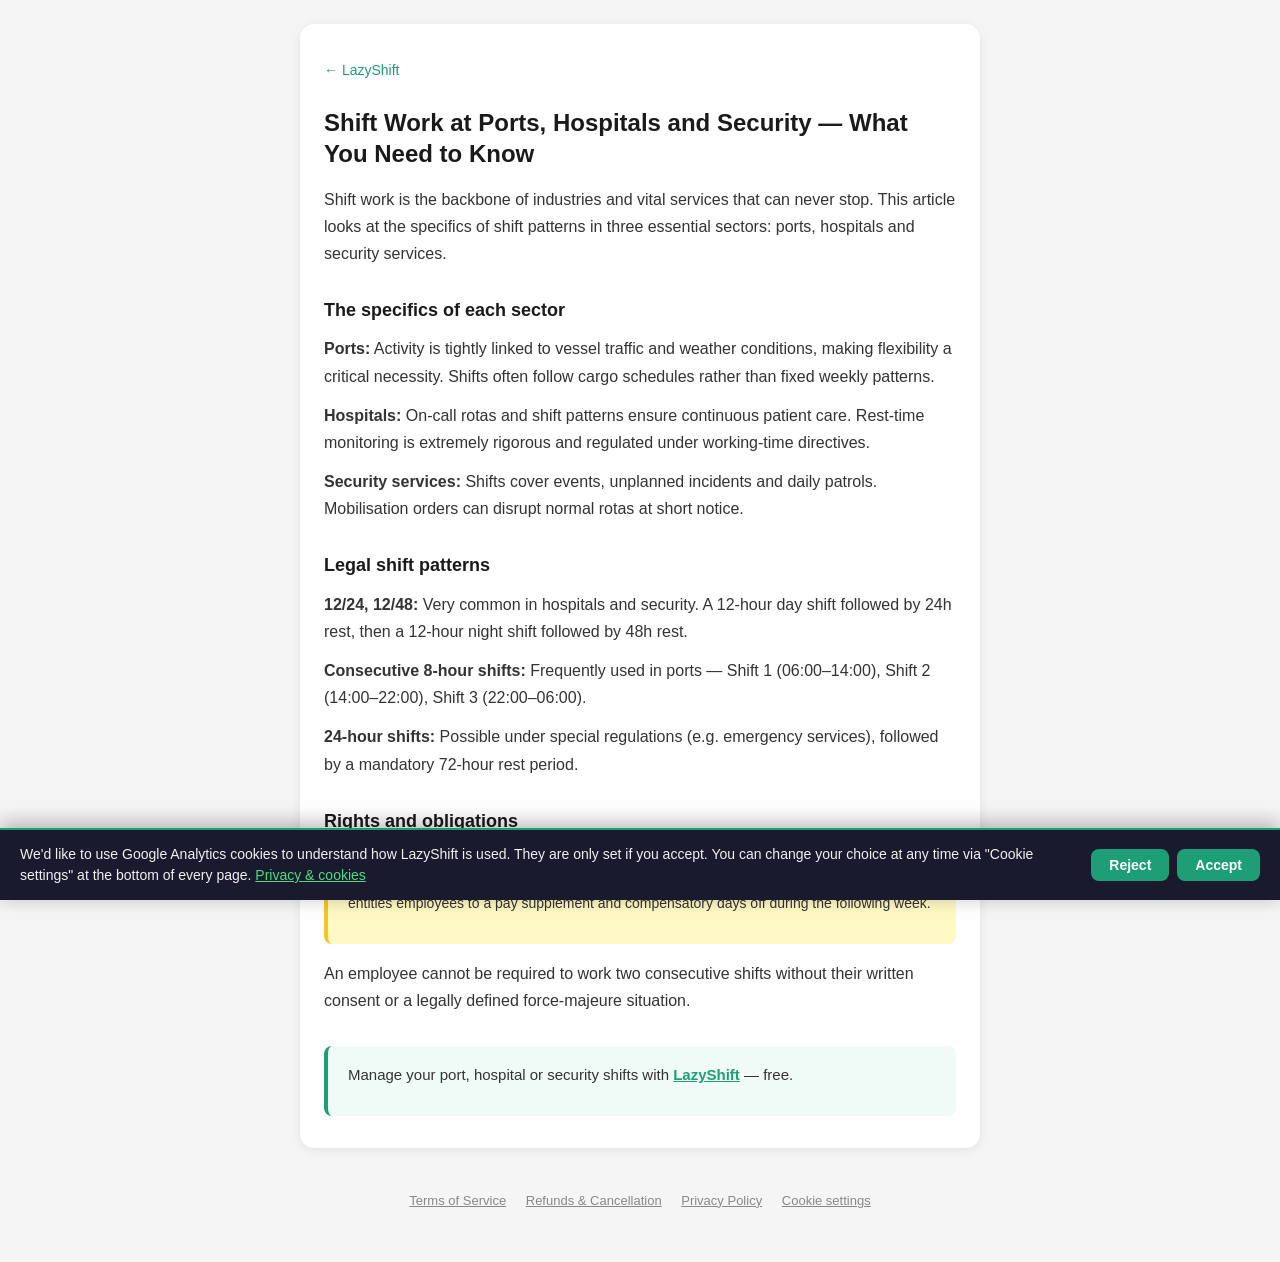
<file: articles/shifts-port-hospital-security.html>
<!DOCTYPE html>
<html lang="en" data-theme="light">
<head>
  <meta charset="UTF-8" />
  <script src="/consent.js"></script>
  <meta name="viewport" content="width=device-width, initial-scale=1.0" />
  <title>Shift Work at Ports, Hospitals and Security — What You Need to Know</title>
  <meta name="robots" content="noindex" />
  <link rel="icon" type="image/png" href="/icon-192.png" />
  <meta name="description" content="The specifics of shift work at ports, hospitals and in security services. Legal shift types, rights and obligations in 2026." />
  <link rel="canonical" href="https://app.lazyshift.com/articles/shifts-port-hospital-security.html" />
  <link rel="stylesheet" href="../article.css" />
</head>
<body>
  <div class="wrap">
    <nav class="breadcrumb"><a href="/">← LazyShift</a></nav>
    <article>
      <h1>Shift Work at Ports, Hospitals and Security — What You Need to Know</h1>
      <p>Shift work is the backbone of industries and vital services that can never stop. This article looks at the specifics of shift patterns in three essential sectors: ports, hospitals and security services.</p>

      <h2>The specifics of each sector</h2>
      <p><strong>Ports:</strong> Activity is tightly linked to vessel traffic and weather conditions, making flexibility a critical necessity. Shifts often follow cargo schedules rather than fixed weekly patterns.</p>
      <p><strong>Hospitals:</strong> On-call rotas and shift patterns ensure continuous patient care. Rest-time monitoring is extremely rigorous and regulated under working-time directives.</p>
      <p><strong>Security services:</strong> Shifts cover events, unplanned incidents and daily patrols. Mobilisation orders can disrupt normal rotas at short notice.</p>

      <h2>Legal shift patterns</h2>
      <p><strong>12/24, 12/48:</strong> Very common in hospitals and security. A 12-hour day shift followed by 24h rest, then a 12-hour night shift followed by 48h rest.</p>
      <p><strong>Consecutive 8-hour shifts:</strong> Frequently used in ports — Shift 1 (06:00–14:00), Shift 2 (14:00–22:00), Shift 3 (22:00–06:00).</p>
      <p><strong>24-hour shifts:</strong> Possible under special regulations (e.g. emergency services), followed by a mandatory 72-hour rest period.</p>

      <h2>Rights and obligations</h2>
      <div class="highlight-box">
        <p><strong>Important:</strong> Weekly rest must be a minimum of 48 consecutive hours. Working weekends entitles employees to a pay supplement and compensatory days off during the following week.</p>
      </div>
      <p>An employee cannot be required to work two consecutive shifts without their written consent or a legally defined force-majeure situation.</p>

      <div class="cta-box">
        <p>Manage your port, hospital or security shifts with <a href="/">LazyShift</a> — free.</p>
      </div>
    </article>
  </div>
  <footer class="site-footer">
    <a href="/terms.html">Terms of Service</a>
    <a href="/refund.html">Refunds &amp; Cancellation</a>
    <a href="/privacy.html">Privacy Policy</a>
    <button type="button" onclick="openCookieSettings()">Cookie settings</button>
  </footer>
</body>
</html>
</file>
<file: style.css>
/* ===== Reset & Base ===== */
*, *::before, *::after {
  box-sizing: border-box;
  margin: 0;
  padding: 0;
}

/* ===== LIGHT MODE (default) ===== */
:root, [data-theme="light"] {
  --bg-page:    #f5f5f5;
  --bg-card:    #ffffff;
  --bg-stat:    #f5f5f5;
  --bg-info:    #f9f9f9;
  --bg-input:   #ffffff;
  --text-main:  #1a1a1a;
  --text-muted: #666666;
  --text-soft:  #999999;
  --border:     #dddddd;
  --accent:     #1D9E75;
  --accent-dk:  #178060;
  --shadow:     rgba(0,0,0,0.08);

  /* Shift types */
  --zi-bg:      #E6F1FB;
  --zi-text:    #0C447C;
  --noapte-bg:  #EEEDFE;
  --noapte-text:#3C3289;
  --liber-bg:   #f5f5f5;
  --liber-text: #999999;

  /* AL / SL */
  --co-bg:      #FFF9C4;
  --co-text:    #7A5800;
  --co-border:  #F5C623;
  --cm-bg:      #E0F2FE;
  --cm-text:    #0B4F78;
  --cm-border:  #38BDF8;

  /* Holidays */
  --ort-bg:     #FEF3E2; --ort-text: #7A3B10; --ort-border: #F5A623;
  --iud-bg:     #F0EFFE; --iud-text: #3C3289; --iud-border: #A09BE8;
  --isl-bg:     #E3F6EE; --isl-text: #085041; --isl-border: #4DC9A0;
  --cat-bg:     #E8F0FE; --cat-text: #1a3a8f; --cat-border: #4A80F0;
}

/* ===== DARK MODE ===== */
[data-theme="dark"] {
  --bg-page:    #0f0f0f;
  --bg-card:    #1a1a1a;
  --bg-stat:    #242424;
  --bg-info:    #222222;
  --bg-input:   #2a2a2a;
  --text-main:  #e8e8e8;
  --text-muted: #aaaaaa;
  --text-soft:  #666666;
  --border:     #333333;
  --accent:     #1D9E75;
  --accent-dk:  #25c292;
  --shadow:     rgba(0,0,0,0.4);

  /* Shift types */
  --zi-bg:      #0d2d4a;
  --zi-text:    #7ec8f7;
  --noapte-bg:  #1e1a3d;
  --noapte-text:#b0abf5;
  --liber-bg:   #242424;
  --liber-text: #555555;

  /* AL / SL */
  --co-bg:      #3D3000;
  --co-text:    #FFD700;
  --co-border:  #A07800;
  --cm-bg:      #0a2233;
  --cm-text:    #7DD3FC;
  --cm-border:  #0B4F78;

  /* Holidays */
  --ort-bg:     #2e1f00; --ort-text: #f5a623; --ort-border: #7A3B10;
  --iud-bg:     #1a1530; --iud-text: #a09be8; --iud-border: #3C3289;
  --isl-bg:     #0a2018; --isl-text: #4DC9A0; --isl-border: #085041;
  --cat-bg:     #0d1a3a; --cat-text: #7aaaf5; --cat-border: #1a3a8f;
}

body {
  background: var(--bg-page);
  color: var(--text-main);
  font-family: -apple-system, BlinkMacSystemFont, 'Segoe UI', Roboto, sans-serif;
  font-size: 15px;
  min-height: 100vh;
  padding: 1.5rem 1rem;
  transition: background 0.3s, color 0.3s;
}

/* ===== Layout ===== */
.wrap {
  max-width: 640px;
  margin: 0 auto;
  background: var(--bg-card);
  border-radius: 14px;
  padding: 1.5rem;
  box-shadow: 0 2px 12px var(--shadow);
  transition: background 0.3s;
}

.app-header {
  display: flex;
  justify-content: space-between;
  align-items: center;
  margin-bottom: 1.25rem;
}

h1 {
  font-size: 20px;
  font-weight: 600;
  color: var(--text-main);
}

.header-actions {
  display: flex;
  align-items: center;
  gap: 8px;
  position: relative;
}

/* ===== Theme Toggle ===== */
.theme-btn {
  background: var(--bg-stat);
  border: 1px solid var(--border);
  border-radius: 20px;
  padding: 5px 10px;
  font-size: 16px;
  cursor: pointer;
  transition: background 0.2s;
  line-height: 1;
}
.theme-btn:hover { background: var(--border); }

/* ===== User Button ===== */
.user-btn {
  padding: 6px 14px;
  border-radius: 20px;
  border: 1px solid var(--border);
  background: var(--bg-card);
  font-size: 12px;
  cursor: pointer;
  color: var(--text-main);
  transition: all 0.15s;
}
.user-btn:hover { background: var(--bg-stat); }
.user-btn.logged-in {
  background: var(--isl-bg);
  color: var(--isl-text);
  border-color: var(--isl-border);
}

/* ===== User Dropdown ===== */
.user-dropdown {
  position: fixed;
  top: 60px;
  right: 1rem;
  background: var(--bg-card);
  border: 1px solid var(--border);
  border-radius: 12px;
  box-shadow: 0 8px 24px var(--shadow);
  padding: 0.75rem;
  z-index: 200;
  min-width: 200px;
}
.dropdown-info { padding: 4px 8px 8px; }
.dropdown-name  { font-size: 14px; font-weight: 600; color: var(--text-main); }
.dropdown-email { font-size: 11px; color: var(--text-muted); margin-top: 2px; }
.dropdown-divider { border: none; border-top: 1px solid var(--border); margin: 4px 0; }
.dropdown-logout {
  width: 100%;
  padding: 8px 10px;
  background: transparent;
  border: none;
  border-radius: 8px;
  text-align: left;
  font-size: 13px;
  color: #e53e3e;
  cursor: pointer;
  transition: background 0.15s;
}
.dropdown-logout:hover { background: #fff0f0; }
[data-theme="dark"] .dropdown-logout:hover { background: #2a1010; }
.dropdown-manage { padding: 6px 10px 8px; }
.dropdown-manage a { font-size: 13px; font-weight: 600; color: var(--accent); text-decoration: none; }
.dropdown-manage a:hover { text-decoration: underline; }
.dropdown-hint { font-size: 11px; color: var(--text-muted); margin-top: 2px; line-height: 1.4; max-width: 200px; }

/* ===== Section ===== */
.section { margin-bottom: 1.25rem; }

label {
  font-size: 13px;
  color: var(--text-muted);
  display: block;
  margin-bottom: 6px;
}

/* ===== Select ===== */
select {
  width: 100%;
  padding: 9px 12px;
  border: 1px solid var(--border);
  border-radius: 8px;
  font-size: 14px;
  background: var(--bg-input);
  color: var(--text-main);
  cursor: pointer;
  appearance: none;
  background-image: url("data:image/svg+xml,%3Csvg xmlns='http://www.w3.org/2000/svg' width='12' height='12' viewBox='0 0 12 12'%3E%3Cpath fill='%23666' d='M6 8L1 3h10z'/%3E%3C/svg%3E");
  background-repeat: no-repeat;
  background-position: right 12px center;
}
select:focus { outline: none; border-color: var(--accent); }

/* ===== Custom Panel ===== */
.custom-panel {
  background: var(--bg-info);
  border: 1px solid var(--border);
  border-radius: 10px;
  padding: 1rem;
  border-left: 3px solid var(--accent);
}

.custom-ore-row {
  display: flex;
  align-items: center;
  gap: 10px;
  margin-bottom: 10px;
}

.custom-ore-input {
  width: 72px;
  padding: 8px 10px;
  border: 1px solid var(--border);
  border-radius: 8px;
  font-size: 16px;
  font-weight: 600;
  background: var(--bg-input);
  color: var(--text-main);
  text-align: center;
}
.custom-ore-input:focus { outline: none; border-color: var(--accent); }

.custom-ore-label {
  font-size: 13px;
  color: var(--text-muted);
}

.custom-hint {
  font-size: 12px;
  color: var(--text-muted);
  line-height: 1.5;
}

.day.custom-clickable { cursor: pointer; }
.day.custom-clickable:hover { border-color: var(--accent) !important; }

/* ===== Filter Buttons ===== */
.filters { display: flex; gap: 8px; flex-wrap: wrap; margin-bottom: 12px; }
.filter-btn {
  padding: 5px 14px;
  border: 1px solid var(--border);
  border-radius: 20px;
  font-size: 12px;
  cursor: pointer;
  background: var(--bg-card);
  color: var(--text-soft);
  transition: all 0.15s;
}
.filter-btn.active-ort { background: var(--ort-bg); color: var(--ort-text); border-color: var(--ort-border); }
.filter-btn.active-iud { background: var(--iud-bg); color: var(--iud-text); border-color: var(--iud-border); }
.filter-btn.active-isl { background: var(--isl-bg); color: var(--isl-text); border-color: var(--isl-border); }
.filter-btn.active-cat { background: var(--cat-bg); color: var(--cat-text); border-color: var(--cat-border); }

/* ===== AL / SL Bar ===== */
.co-cm-bar {
  display: flex;
  gap: 8px;
  flex-wrap: wrap;
  margin-bottom: 8px;
}

.co-cm-btn {
  padding: 6px 14px;
  border-radius: 20px;
  border: 1px solid var(--border);
  background: var(--bg-card);
  color: var(--text-soft);
  font-size: 12px;
  font-weight: 500;
  cursor: pointer;
  transition: all 0.15s;
}

.co-cm-btn:hover { background: var(--bg-stat); }

.co-cm-btn.active-edit-co,
.co-cm-btn.co-btn.active-edit-co {
  background: var(--co-bg);
  color: var(--co-text);
  border-color: var(--co-border);
  box-shadow: 0 0 0 2px var(--co-border);
}

.co-cm-btn.active-edit-cm,
.co-cm-btn.cm-btn.active-edit-cm {
  background: var(--cm-bg);
  color: var(--cm-text);
  border-color: var(--cm-border);
  box-shadow: 0 0 0 2px var(--cm-border);
}

.co-cm-btn.clear-btn {
  color: #e53e3e;
  border-color: #ffaaaa;
}
.co-cm-btn.clear-btn:hover { background: #fff0f0; border-color: #e53e3e; }
[data-theme="dark"] .co-cm-btn.clear-btn:hover { background: #2a1010; }

/* ===== Edit Hint ===== */
.edit-hint {
  font-size: 12px;
  color: var(--text-muted);
  background: var(--bg-info);
  padding: 7px 12px;
  border-radius: 8px;
  border-left: 3px solid var(--accent);
  margin-top: 4px;
}

/* ===== Info Box ===== */
.info {
  font-size: 13px;
  color: var(--text-muted);
  background: var(--bg-info);
  padding: 9px 12px;
  border-radius: 8px;
  margin-bottom: 12px;
  line-height: 1.5;
  border-left: 3px solid var(--accent);
}

/* ===== Calendar Header ===== */
.cal-header {
  display: flex;
  justify-content: space-between;
  align-items: center;
  margin-bottom: 10px;
}
.cal-header span { font-size: 15px; font-weight: 600; color: var(--text-main); }
.cal-header button {
  background: none;
  border: 1px solid var(--border);
  border-radius: 8px;
  padding: 5px 12px;
  cursor: pointer;
  font-size: 15px;
  color: var(--text-main);
  transition: background 0.1s;
}
.cal-header button:hover { background: var(--bg-stat); }
.cal-header button:disabled { opacity: 0.3; cursor: default; }

/* ===== Calendar Grid ===== */
.cal-grid {
  display: grid;
  grid-template-columns: repeat(7, 1fr);
  gap: 3px;
  text-align: center;
}

.cal-day-name {
  font-size: 11px;
  color: var(--text-soft);
  padding: 4px 0;
  font-weight: 600;
  text-transform: uppercase;
  letter-spacing: 0.3px;
}

.day {
  border-radius: 8px;
  padding: 4px 2px;
  font-size: 13px;
  cursor: pointer;
  min-height: 50px;
  display: flex;
  align-items: center;
  justify-content: center;
  flex-direction: column;
  border: 1px solid transparent;
  transition: border-color 0.1s;
  user-select: none;
  color: var(--text-main);
}

.day:hover       { border-color: var(--border); }
.day.empty       { cursor: default; }
.day.zi          { background: var(--zi-bg);     color: var(--zi-text); }
.day.noapte      { background: var(--noapte-bg); color: var(--noapte-text); }
.day.liber       { background: var(--liber-bg);  color: var(--liber-text); }
.day.co          { background: var(--co-bg);     color: var(--co-text); }
.day.cm          { background: var(--cm-bg);     color: var(--cm-text); }
.day.today       { border-color: var(--accent) !important; font-weight: 600; }
.day.start-sel   { border: 2px solid var(--ort-border); font-weight: 600; }
.day.legal-holiday { border: 1.5px solid #c0392b !important; }

/* ===== Shift Badge ===== */
.shift-badge {
  font-size: 9px;
  margin-top: 2px;
  font-weight: 700;
  letter-spacing: 0.5px;
}

/* ===== Holiday / AL / SL badge ===== */
.hol-name {
  font-size: 8px;
  line-height: 1.2;
  margin-top: 2px;
  font-weight: 600;
  max-width: 100%;
  overflow: hidden;
  text-overflow: ellipsis;
  white-space: nowrap;
  padding: 0 2px;
}

.hol-ort   { color: var(--ort-text); }
.hol-iud   { color: var(--iud-text); }
.hol-isl   { color: var(--isl-text); }
.hol-cat   { color: var(--cat-text); }
.hol-legal { color: #fff; background: #c0392b; border-radius: 3px; padding: 0 2px; }
.hol-co    { color: var(--co-text); background: var(--co-border); border-radius: 3px; padding: 0 2px; }
.hol-cm    { color: #fff; background: var(--cm-border); border-radius: 3px; padding: 0 2px; }

/* ===== Legend ===== */
.legend-shifts {
  display: flex;
  gap: 10px;
  flex-wrap: wrap;
  margin-top: 10px;
  align-items: center;
}
.leg-item { display: flex; align-items: center; gap: 5px; font-size: 11px; color: var(--text-muted); }
.leg-dot  { width: 11px; height: 11px; border-radius: 3px; }
.leg-zi     { background: var(--zi-bg);     border: 1px solid var(--zi-text); }
.leg-noapte { background: var(--noapte-bg); border: 1px solid var(--noapte-text); }
.leg-liber  { background: var(--bg-stat);   border: 1px solid var(--border); }
.leg-co     { background: var(--co-bg);     border: 1px solid var(--co-border); }
.leg-cm     { background: var(--cm-bg);     border: 1px solid var(--cm-border); }
.leg-text       { font-size: 11px; font-weight: 600; }
.leg-text.ort   { color: var(--ort-text); }
.leg-text.iud   { color: var(--iud-text); }
.leg-text.isl   { color: var(--isl-text); }
.leg-text.cat   { color: var(--cat-text); }

/* ===== Stats ===== */
.stats {
  display: grid;
  grid-template-columns: repeat(3, 1fr);
  gap: 10px;
  margin-top: 1.25rem;
}
.stat { background: var(--bg-stat); border-radius: 10px; padding: 12px 8px; text-align: center; }
.stat-val { font-size: 22px; font-weight: 700; color: var(--text-main); }
.stat-lbl { font-size: 10px; color: var(--text-muted); margin-top: 3px; line-height: 1.4; }

/* ===== Action Buttons ===== */
.action-buttons {
  display: flex;
  gap: 8px;
  margin-top: 1.25rem;
  flex-wrap: wrap;
}

.action-btn {
  flex: 1;
  min-width: 90px;
  padding: 10px 8px;
  border-radius: 10px;
  border: 1px solid var(--border);
  background: var(--bg-stat);
  color: var(--text-main);
  font-size: 13px;
  font-weight: 500;
  cursor: pointer;
  text-align: center;
  text-decoration: none;
  display: flex;
  align-items: center;
  justify-content: center;
  gap: 5px;
  transition: all 0.15s;
}
.action-btn:hover { background: var(--border); }

.action-btn.pdf-btn {
  background: var(--zi-bg);
  color: var(--zi-text);
  border-color: #b3d4f5;
}
.action-btn.pdf-btn:hover { background: #d0e8f8; }
[data-theme="dark"] .action-btn.pdf-btn { background: var(--zi-bg); color: var(--zi-text); border-color: #1a4a6e; }

/* ===== PWA Install Button ===== */
.pwa-btn {
  display: block;
  width: 100%;
  margin-top: 1rem;
  padding: 10px;
  background: var(--accent);
  color: white;
  border: none;
  border-radius: 10px;
  font-size: 14px;
  cursor: pointer;
  transition: background 0.2s;
}
.pwa-btn:hover { background: var(--accent-dk); }

/* ===== Auth Overlay ===== */
.auth-overlay {
  position: fixed;
  inset: 0;
  background: rgba(0,0,0,0.6);
  display: flex;
  align-items: center;
  justify-content: center;
  z-index: 100;
  padding: 1rem;
}
.auth-box {
  background: var(--bg-card);
  border-radius: 16px;
  padding: 2rem 1.5rem;
  width: 100%;
  max-width: 360px;
  display: flex;
  flex-direction: column;
  gap: 10px;
  box-shadow: 0 8px 32px var(--shadow);
}
.auth-title { font-size: 20px; font-weight: 700; text-align: center; color: var(--text-main); }
.auth-sub   { font-size: 13px; color: var(--text-muted); text-align: center; margin-bottom: 4px; }
.pro-price  { font-size: 14px; font-weight: 600; color: var(--text-main); text-align: center; margin: 0 0 12px; }
.auth-input {
  padding: 10px 12px;
  border: 1px solid var(--border);
  border-radius: 8px;
  font-size: 14px;
  outline: none;
  background: var(--bg-input);
  color: var(--text-main);
  transition: border-color 0.15s;
}
.auth-input:focus { border-color: var(--accent); }
.auth-btn {
  padding: 10px;
  border-radius: 8px;
  border: none;
  font-size: 14px;
  font-weight: 500;
  cursor: pointer;
  transition: background 0.15s;
  background: var(--accent);
  color: white;
}
.auth-btn:hover     { background: var(--accent-dk); }
.auth-btn.secondary { background: var(--bg-stat); color: var(--text-main); }
.auth-btn.secondary:hover { background: var(--border); }
.auth-btn.ghost     { background: transparent; color: var(--text-soft); font-size: 12px; }
.auth-btn.ghost:hover { color: var(--text-muted); }
.auth-error {
  background: #fee;
  color: #a32d2d;
  border: 1px solid #ffaaaa;
  border-radius: 8px;
  padding: 8px 12px;
  font-size: 12px;
}

/* ===== PRINT / PDF STYLES ===== */
@media print {
  * { -webkit-print-color-adjust: exact !important; print-color-adjust: exact !important; }

  body {
    background: white !important;
    padding: 0 !important;
    margin: 0 !important;
  }

  .wrap {
    box-shadow: none !important;
    border-radius: 0 !important;
    max-width: 100% !important;
    padding: 1rem !important;
    margin: 0 !important;
  }

  .app-header .header-actions,
  .filters,
  .co-cm-bar,
  .edit-hint,
  .action-buttons,
  .pwa-btn,
  #pwa-install-btn,
  #auth-overlay,
  #pdf-modal,
  #user-dropdown,
  #nav-notice,
  .cal-header button,
  #custom-panel {
    display: none !important;
  }

  .app-header { margin-bottom: 0.5rem; }
  h1 { font-size: 18px !important; }

  .cal-grid { gap: 2px !important; }
  .day { min-height: 44px !important; border: 1px solid #eee !important; }

  .day.zi     { background: #E6F1FB !important; color: #0C447C !important; }
  .day.noapte { background: #EEEDFE !important; color: #3C3289 !important; }
  .day.liber  { background: #f5f5f5 !important; color: #999 !important; }
  .day.co     { background: #FFF9C4 !important; color: #7A5800 !important; }
  .day.cm     { background: #E0F2FE !important; color: #0B4F78 !important; }
  .day.today  { border: 2px solid #1D9E75 !important; }
  .day.legal-holiday { border: 1.5px solid #c0392b !important; }

  .stat { background: #f5f5f5 !important; border: 1px solid #ddd !important; }
  .stats { margin-top: 0.75rem !important; }

  .info { background: #f9f9f9 !important; border-left: 3px solid #1D9E75 !important; }

  .legend-shifts { margin-top: 8px !important; }
  .leg-zi     { background: #E6F1FB !important; border-color: #0C447C !important; }
  .leg-noapte { background: #EEEDFE !important; border-color: #3C3289 !important; }
  .leg-co     { background: #FFF9C4 !important; border-color: #F5C623 !important; }
  .leg-cm     { background: #E0F2FE !important; border-color: #38BDF8 !important; }
}

/* ===== Responsive ===== */
@media (max-width: 420px) {
  body { padding: 0.5rem; }
  .wrap { padding: 1rem; border-radius: 10px; }
  h1 { font-size: 17px; }
  .day { min-height: 44px; font-size: 12px; }
  .stats { gap: 6px; }
  .stat-val { font-size: 18px; }
  .co-cm-bar { gap: 6px; }
  .action-buttons { gap: 6px; }
  .action-btn { font-size: 12px; padding: 9px 6px; }
}

/* ===== SEO Section ===== */
.seo-section {
  margin-top: 2rem;
  padding-top: 1.5rem;
  border-top: 1px solid var(--border);
  color: var(--text-muted);
  font-size: 13px;
  line-height: 1.7;
}

.seo-section h2 {
  font-size: 14px;
  font-weight: 600;
  color: var(--text-main);
  margin-top: 1.25rem;
  margin-bottom: 0.4rem;
}

.seo-section h2:first-child {
  margin-top: 0;
}

.seo-section p {
  margin-bottom: 0.5rem;
}

.faq-list dt {
  font-weight: 600;
  color: var(--text-main);
  margin-top: 0.75rem;
}

.faq-list dd {
  margin-left: 0;
  color: var(--text-muted);
}

@media print {
  .seo-section { display: none !important; }
}

.article-links { padding-left: 1.2rem; margin-top: 0.5rem; }
.article-links li { margin-bottom: 0.4rem; }
.article-links a { color: var(--accent); text-decoration: none; font-size: 13px; }
.article-links a:hover { text-decoration: underline; }

/* ===== Shift reminders (push, trial + Pro) ===== */
.push-settings {
  margin-top: 1.25rem;
  padding: 14px 16px;
  border-radius: 12px;
  background: var(--bg-stat);
  border: 1px solid var(--accent);
}
.push-settings-title {
  font-size: 14px;
  font-weight: 700;
  color: var(--text-main);
  margin-bottom: 4px;
}
.push-settings-sub {
  font-size: 12px;
  color: var(--text-muted);
  margin-bottom: 10px;
  line-height: 1.4;
}
.push-settings-row {
  display: flex;
  align-items: center;
  justify-content: space-between;
  gap: 10px;
  margin-bottom: 10px;
}
.push-settings-row label { font-size: 13px; color: var(--text-main); }
.push-settings-row input[type="time"] {
  padding: 8px 10px;
  border-radius: 8px;
  border: 1px solid var(--border);
  background: var(--bg-input);
  color: var(--text-main);
  font-size: 14px;
}
.push-activate-btn {
  width: 100%;
  padding: 10px;
  border-radius: 10px;
  border: none;
  background: var(--accent);
  color: white;
  font-size: 14px;
  font-weight: 600;
  cursor: pointer;
  transition: background 0.15s;
}
.push-activate-btn:hover { background: var(--accent-dk); }
.push-activate-btn:disabled { opacity: 0.6; cursor: default; }
.push-status { font-size: 12px; margin-top: 8px; color: var(--text-muted); }
.push-status.error { color: #e53e3e; }
.push-status.success { color: var(--accent); }
</file>
<file: article.css>
*, *::before, *::after { box-sizing: border-box; margin: 0; padding: 0; }

body {
  background: #f5f5f5;
  color: #1a1a1a;
  font-family: -apple-system, BlinkMacSystemFont, 'Segoe UI', Roboto, sans-serif;
  font-size: 16px;
  line-height: 1.7;
  padding: 1.5rem 1rem;
}

.wrap {
  max-width: 680px;
  margin: 0 auto;
  background: #fff;
  border-radius: 14px;
  padding: 2rem 1.5rem;
  box-shadow: 0 2px 12px rgba(0,0,0,0.08);
}

.breadcrumb { margin-bottom: 1.5rem; }
.breadcrumb a {
  color: #1D9E75;
  text-decoration: none;
  font-size: 14px;
  font-weight: 500;
}
.breadcrumb a:hover { text-decoration: underline; }

h1 {
  font-size: 24px;
  font-weight: 700;
  line-height: 1.3;
  margin-bottom: 1rem;
  color: #1a1a1a;
}

h2 {
  font-size: 18px;
  font-weight: 600;
  margin-top: 1.75rem;
  margin-bottom: 0.6rem;
  color: #1a1a1a;
}

p { margin-bottom: 0.75rem; color: #333; }

ol, ul {
  padding-left: 1.5rem;
  margin-bottom: 0.75rem;
  color: #333;
}

li { margin-bottom: 0.4rem; }

table {
  width: 100%;
  border-collapse: collapse;
  margin: 1rem 0;
  font-size: 14px;
}

th {
  background: #f0faf6;
  color: #085041;
  padding: 8px 12px;
  text-align: left;
  border-bottom: 2px solid #1D9E75;
}

td {
  padding: 7px 12px;
  border-bottom: 1px solid #eee;
}

tr.total td { font-weight: 700; background: #f0faf6; }
tr:hover td { background: #f9f9f9; }

.cta-box {
  margin-top: 2rem;
  padding: 1rem 1.25rem;
  background: #f0faf6;
  border-left: 4px solid #1D9E75;
  border-radius: 8px;
  font-size: 15px;
}

.cta-box a { color: #1D9E75; font-weight: 600; }

.highlight-box {
  padding: 1rem 1.25rem;
  background: #FFF9C4;
  border-left: 4px solid #F5C623;
  border-radius: 8px;
  margin: 1rem 0;
  font-size: 14px;
}

@media (max-width: 480px) {
  .wrap { padding: 1.25rem 1rem; }
  h1 { font-size: 20px; }
  h2 { font-size: 16px; }
}
</file>
